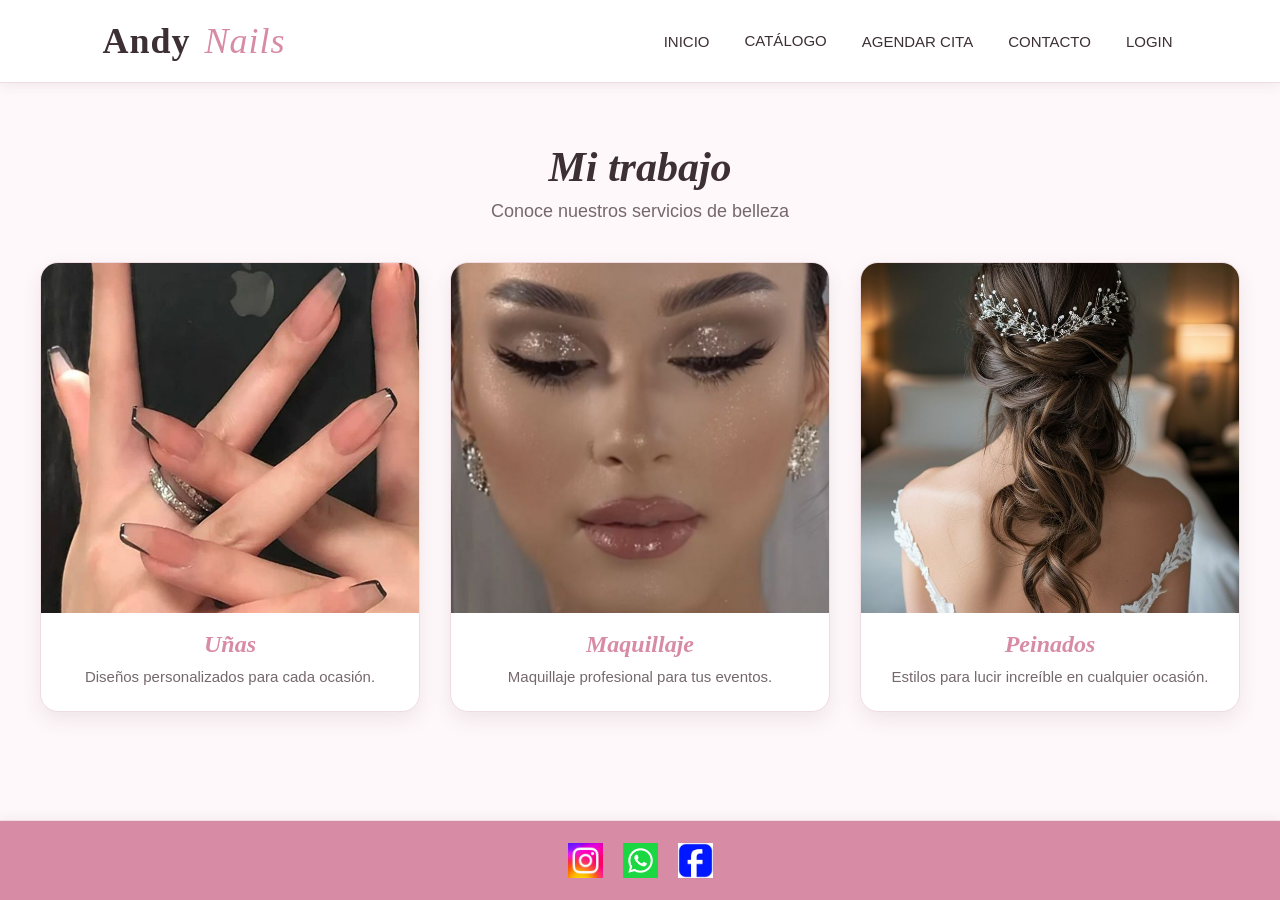
<file: frontend/index.html>
<!DOCTYPE html>
<html lang="es">

<head>
    <meta charset="UTF-8">
    <meta name="viewport" content="width=device-width, initial-scale=1.0">

    <title>Andy Nails</title>

    <link rel="stylesheet" href="css/inicio.css">
</head>

<body>

    <!--  MENÚ -->

    <header class="navbar">

        <a href="index.html" class="logo">
            Andy <span>Nails</span>
        </a>

        <nav>

            <a href="index.html">
                INICIO
            </a>

            <!-- CATÁLOGO -->
            <div class="dropdown">

                <a href="catalogo.html" class="dropbtn">
                    CATÁLOGO
                </a>

                <div class="dropdown-content">

                    <a href="unas.html">
                        Uñas
                    </a>

                    <a href="maquillaje.html">
                        Maquillaje
                    </a>

                    <a href="peinado.html">
                        Peinados
                    </a>

                    <a href="catalogo.html">
                        Otros
                    </a>

                </div>

            </div>

            <a href="agendar-cita.html">
                AGENDAR CITA
            </a>

            <a href="contacto.html">
                CONTACTO
            </a>

            <a href="login.html">
                LOGIN
            </a>

        </nav>

    </header>


    <!--   CONTENID  -->

    <main>

        <section class="trabajo">

            <h1>Mi trabajo</h1>

            <p class="subtitulo">
                Conoce nuestros servicios de belleza
            </p>


            <!--   SERVICIOS   -->

            <div class="galeria">

                <!-- UÑAS -->

                <div class="foto">

                    <img id="imagenUnas" src="img/unas/Ballerina/B1.jpeg" alt="Trabajo de uñas">

                    <h2>
                        Uñas
                    </h2>

                    <p>
                        Diseños personalizados para cada ocasión.
                    </p>

                </div>


                <!-- MAQUILLAJE -->

                <div class="foto">

                    <img id="imagenMaquillaje" src="img/Maquillaje/Boda/B1.jpg" alt="Trabajo de maquillaje">

                    <h2>
                        Maquillaje
                    </h2>

                    <p>
                        Maquillaje profesional para tus eventos.
                    </p>

                </div>


                <!-- PEINADOS -->

                <div class="foto">

                    <img id="imagenPeinados" src="img/Peinados/Boda/B1.jpeg" alt="Trabajo de peinados">

                    <h2>
                        Peinados
                    </h2>

                    <p>
                        Estilos para lucir increíble en cualquier ocasión.
                    </p>

                </div>

            </div>

        </section>

    </main>


    <!--  FOOTER  -->


    <footer>

        <div class="redes">

            <!-- INSTAGRAM -->
            <a href="https://www.instagram.com/andynails378?igsh=eW5haTJ4OWY3Mm14" target="_blank"
                rel="noopener noreferrer">
                <img src="img/icon_inst.jpeg" alt="Instagram">
            </a>

            <!-- WHATSAPP -->
            <a href="https://wa.me/8442756590" ; target="_blank" rel="noopener noreferrer">
                <img src="img/icon_Whatsapp.jpeg" alt="WhatsApp">
            </a>

            <!-- FACEBOOK -->
            <a href="https://www.facebook.com/share/17LcvkhEJT/" target="_blank" rel="noopener noreferrer">
                <img src="img/icon_Facebook.jpeg" alt="Facebook">
            </a>

        </div>

    </footer>


    <!-- JAVASCRIPT -->

    <script src="js/inicio.js"></script>

    <!-- ALERTA ANDY NAILS -->
    <div id="modalAlerta" class="modal-alerta">
        <div class="contenido-alerta">

            <div id="iconoAlerta" class="icono-alerta">
                ✓
            </div>

            <h2 id="tituloAlerta">Aviso</h2>

            <p id="textoAlerta"></p>

            <button id="btnAceptarAlerta" class="btn-aceptar-alerta">
                Aceptar
            </button>

        </div>
    </div>
</body>

</html>
</file>
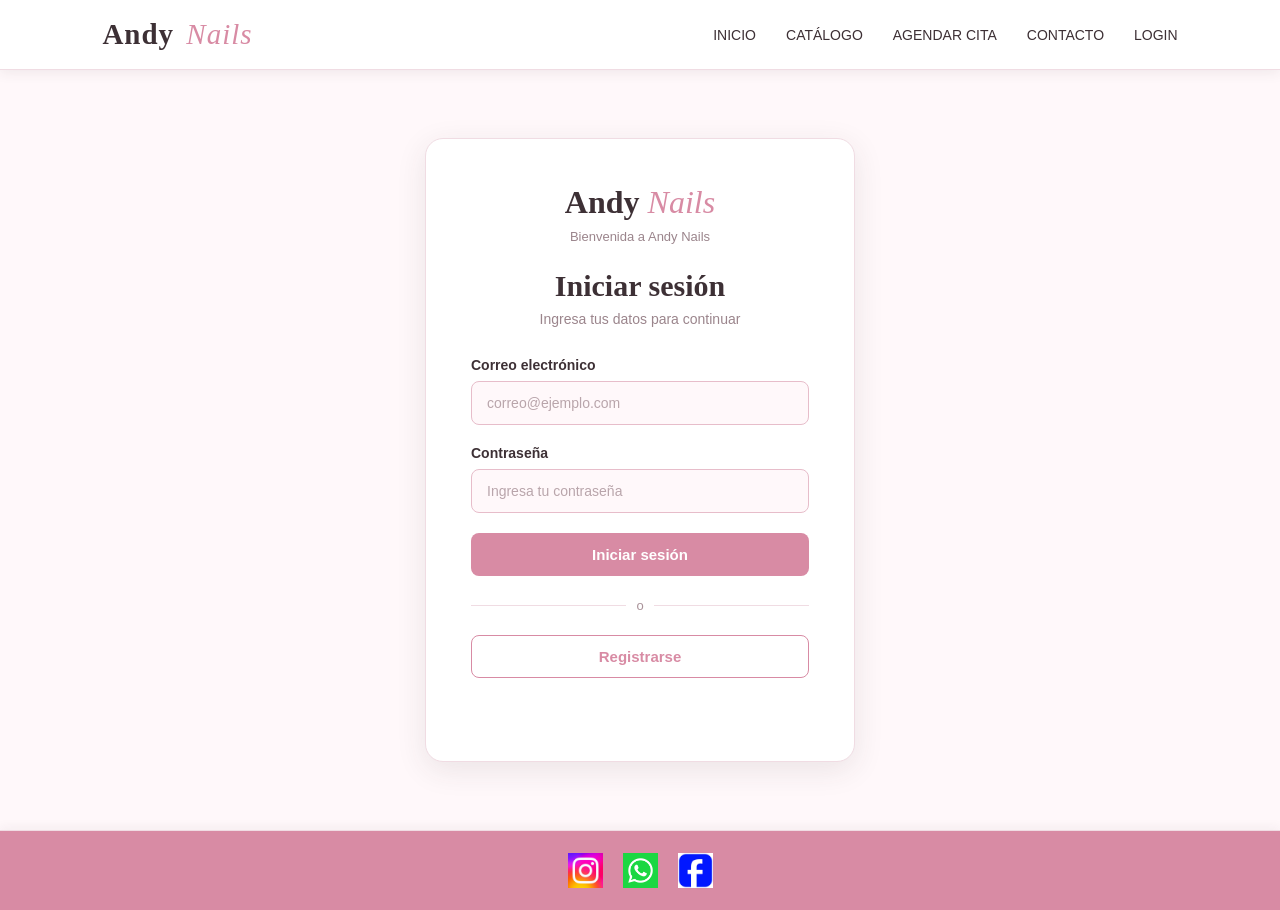
<file: frontend/admin.html>
<!DOCTYPE html>
<html lang="es">

<head>
    <meta charset="UTF-8">
    <meta name="viewport" content="width=device-width, initial-scale=1.0">

    <title>Administración - Andy Nails</title>

    <link rel="stylesheet" href="css/admin.css">
</head>

<body>

    <!-- SIDEBAR -->

    <aside class="sidebar">

        <div class="logo">
            <h1>
                <span>Andy</span><strong>Nails</strong>
            </h1>
        </div>

        <div class="tipo-usuario">
            ADMINISTRADORA
        </div>

        <nav class="menu">

            <button class="menu-item activo" data-seccion="inicio">
                Inicio
            </button>

            <button class="menu-item" data-seccion="citas">
                Citas
            </button>

            <button class="menu-item" data-seccion="clientes">
                Clientes
            </button>

            <button class="menu-item" data-seccion="usuarios">
                Usuarios
            </button>

            <button class="menu-item" data-seccion="servicios">
                Servicios
            </button>

            <button class="menu-item" data-seccion="pagos">
                Pagos
            </button>

            <button class="menu-item" data-seccion="horarios">
                Horarios
            </button>

            <button class="menu-item" data-seccion="reportes">
                Reportes
            </button>



            <button class="menu-item" data-seccion="bitacora">
                Bitácora administrativa
            </button>



        </nav>

        <button id="btnSalir" class="btn-salir">
            Cerrar sesión
        </button>

    </aside>


    <!-- CONTENIDO PRINCIPAL -->

    <main class="contenido">

        <header class="topbar">

            <div></div>

            <div class="admin-info">
                <span>Administradora</span>
                <div class="avatar">
                    A
                </div>
            </div>

        </header>


        <!-- INICIO -->

        <section id="inicio" class="seccion activa">

            <div class="bienvenida">

                <div>
                    <h2>Resumen general</h2>
                    <p>Información general de Andy Nails</p>
                </div>

            </div>


            <div class="tarjetas-resumen">

                <div class="tarjeta-resumen">

                    <div class="icono">
                        C
                    </div>

                    <div>
                        <span>Citas de hoy</span>
                        <strong id="totalCitasHoy">0</strong>
                    </div>

                </div>


                <div class="tarjeta-resumen">

                    <div class="icono">
                        U
                    </div>

                    <div>
                        <span>Clientes</span>
                        <strong id="totalClientes">0</strong>
                    </div>

                </div>


                <div class="tarjeta-resumen">

                    <div class="icono">
                        S
                    </div>

                    <div>
                        <span>Servicios</span>
                        <strong id="totalServicios">0</strong>
                    </div>

                </div>


                <div class="tarjeta-resumen">

                    <div class="icono">
                        P
                    </div>

                    <div>
                        <span>Pagos pendientes</span>
                        <strong id="totalPagosPendientes">0</strong>
                    </div>

                </div>

            </div>


            <div class="panel">

                <h3>Próximas citas</h3>

                <div class="tabla-contenedor">

                    <table>

                        <thead>

                            <tr>
                                <th>Cliente</th>
                                <th>Fecha</th>
                                <th>Hora</th>
                                <th>Servicio</th>
                                <th>Estado</th>
                            </tr>

                        </thead>

                        <tbody id="tablaProximasCitas">
                        </tbody>

                    </table>

                </div>

            </div>

        </section>


        <!-- CITAS -->

        <section id="citas" class="seccion">

            <div class="titulo-pagina">

                <h2>Citas</h2>

                <p>
                    Administración de las citas registradas
                </p>

            </div>


            <div class="panel">

                <div class="tabla-contenedor">

                    <table>

                        <thead>

                            <tr>
                                <th>Cliente</th>
                                <th>Fecha</th>
                                <th>Hora</th>
                                <th>Servicio</th>
                                <th>Estado</th>
                                <th>Acciones</th>
                            </tr>

                        </thead>

                        <tbody id="tablaCitas">
                        </tbody>

                    </table>

                </div>

            </div>

        </section>


        <!-- CLIENTES -->

        <section id="clientes" class="seccion">

            <div class="titulo-pagina">

                <h2>Clientes</h2>

                <p>
                    Clientes registrados en Andy Nails
                </p>

            </div>


            <div class="panel">

                <div class="tabla-contenedor">

                    <table>

                        <thead>

                            <tr>
                                <th>Nombre</th>
                                <th>Correo</th>
                                <th>Teléfono</th>
                                <th>Citas</th>
                            </tr>

                        </thead>

                        <tbody id="tablaClientes">
                        </tbody>

                    </table>

                </div>

            </div>

        </section>


        <!-- USUARIOS -->

        <section id="usuarios" class="seccion">

            <div class="titulo-pagina">

                <div>
                    <h2>Usuarios</h2>

                    <p>
                        Administración de usuarios y roles
                    </p>
                </div>

                <button id="btnNuevoUsuario" class="btn-principal">
                    + Nuevo usuario
                </button>

            </div>


            <!-- FORMULARIO NUEVO USUARIO -->

            <div id="formularioUsuario" class="panel formulario-usuario oculto">

                <h3>Registrar nuevo usuario</h3>

                <form id="formNuevoUsuario">

                    <div class="form-grid">

                        <div class="campo">

                            <label for="nombreUsuario">
                                Nombre
                            </label>

                            <input type="text" id="nombreUsuario" maxlength="10" required>

                        </div>


                        <div class="campo">

                            <label for="paternoUsuario">
                                Apellido paterno
                            </label>

                            <input type="text" id="paternoUsuario" maxlength="10">

                        </div>


                        <div class="campo">

                            <label for="maternoUsuario">
                                Apellido materno
                            </label>

                            <input type="text" id="maternoUsuario" maxlength="10">

                        </div>


                        <div class="campo">

                            <label for="telefonoUsuario">
                                Teléfono
                            </label>

                            <input type="text" id="telefonoUsuario" maxlength="10">

                        </div>


                        <div class="campo">

                            <label for="correoUsuario">
                                Correo
                            </label>

                            <input type="email" id="correoUsuario" maxlength="50" required>

                        </div>


                        <div class="campo">

                            <label for="contrasenaUsuario">
                                Contraseña inicial
                            </label>

                            <input type="password" id="contrasenaUsuario" required>

                        </div>


                        <div class="campo">

                            <label for="rolUsuario">
                                Rol
                            </label>

                            <select id="rolUsuario" required>

                                <option value="">
                                    Seleccionar rol
                                </option>

                            </select>

                        </div>

                    </div>


                    <div class="acciones-formulario">

                        <button type="button" id="btnCancelarUsuario" class="btn-form-cancelar">
                            Cancelar
                        </button>

                        <button type="submit" class="btn-form-guardar">
                            Guardar usuario
                        </button>

                    </div>

                </form>

            </div>


            <!-- TABLA DE USUARIOS -->

            <div class="panel">

                <h3>Usuarios registrados</h3>

                <div class="tabla-contenedor">

                    <table>

                        <thead>

                            <tr>
                                <th>ID</th>
                                <th>Nombre</th>
                                <th>Correo</th>
                                <th>Teléfono</th>
                                <th>Rol</th>
                                <th>Estado</th>
                                <th>Fecha de registro</th>
                                <th>Acciones</th>
                            </tr>

                        </thead>

                        <tbody id="tablaUsuarios">
                        </tbody>

                    </table>

                </div>

            </div>

        </section>


        <!-- SERVICIOS -->

        <section id="servicios" class="seccion">

            <div class="titulo-pagina">

                <h2>Servicios</h2>

                <p>
                    Administración de servicios
                </p>

            </div>


            <div class="servicios-grid">

                <div class="servicio-card">

                    <h3>Uñas</h3>

                    <button class="btn-principal">
                        Administrar
                    </button>

                </div>


                <div class="servicio-card">

                    <h3>Maquillaje</h3>

                    <button class="btn-principal">
                        Administrar
                    </button>

                </div>


                <div class="servicio-card">

                    <h3>Peinados</h3>

                    <button class="btn-principal">
                        Administrar
                    </button>

                </div>

            </div>

        </section>


        <!-- PAGOS -->

        <section id="pagos" class="seccion">

            <div class="titulo-pagina">

                <h2>Pagos</h2>

                <p>
                    Administración de pagos
                </p>

            </div>


            <div class="panel">

                <div class="tabla-contenedor">

                    <table>

                        <thead>

                            <tr>
                                <th>Cliente</th>
                                <th>Servicio</th>
                                <th>Total</th>
                                <th>Anticipo</th>
                                <th>Restante</th>
                                <th>Estado</th>
                            </tr>

                        </thead>

                        <tbody id="tablaPagos">
                        </tbody>

                    </table>

                </div>

            </div>

        </section>


        <!-- HORARIOS -->

        <section id="horarios" class="seccion">

            <div class="titulo-pagina">

                <h2>Horarios</h2>

                <p>
                    Administración de horarios y bloqueos
                </p>

            </div>


            <div class="panel">

                <h3>Bloqueos de horario</h3>

                <p>
                    Desde esta sección podrás bloquear horarios
                    en los que no se podrán realizar citas.
                </p>

                <br>

                <button class="btn-principal">
                    + Bloquear horario
                </button>

            </div>

        </section>


        <!-- REPORTES -->

        <section id="reportes" class="seccion">

            <div class="titulo-pagina">

                <h2>Reportes</h2>

                <p>
                    Información general del sistema
                </p>

            </div>


            <div class="servicios-grid">

                <div class="servicio-card">

                    <h3>Citas</h3>

                    <p>
                        Reporte de citas registradas.
                    </p>

                </div>


                <div class="servicio-card">

                    <h3>Clientes</h3>

                    <p>
                        Reporte de clientes registrados.
                    </p>

                </div>


                <div class="servicio-card">

                    <h3>Servicios</h3>

                    <p>
                        Reporte de servicios utilizados.
                    </p>

                </div>

            </div>

        </section>





        <!-- BITÁCORA ADMINISTRATIVA -->
        <section id="bitacora" class="seccion">

            <div class="titulo-pagina">
                <div>
                    <h2>Bitácora administrativa</h2>
                    <p>Registro de las acciones realizadas en el sistema</p>
                </div>
            </div>

            <div class="panel">
                <h3>Historial de actividades</h3>

                <div class="tabla-contenedor">
                    <table>
                        <thead>
                            <tr>
                                <th>Fecha y hora</th>
                                <th>Administrador</th>
                                <th>Acción</th>
                                <th>Descripción</th>
                            </tr>
                        </thead>

                        <tbody id="tablaBitacora">
                            <tr>
                                <td colspan="4" class="sin-datos">
                                    No hay registros para mostrar.
                                </td>
                            </tr>
                        </tbody>
                    </table>
                </div>
            </div>

        </section>



    </main>


    <script src="js/admin.js"></script>

    <!-- ALERTA ANDY NAILS -->
    <div id="modalAlerta" class="modal-alerta">
        <div class="contenido-alerta">

            <div id="iconoAlerta" class="icono-alerta">
                ✓
            </div>

            <h2 id="tituloAlerta">Aviso</h2>

            <p id="textoAlerta"></p>

            <button id="btnAceptarAlerta" class="btn-aceptar-alerta">
                Aceptar
            </button>

        </div>
    </div>

    <!-- CONFIRMAR CERRAR SESIÓN -->
    <div id="modalConfirmarSalida" class="modal-alerta">

        <div class="contenido-alerta">

            <div class="icono-alerta">
                ?
            </div>

            <h2>Cerrar sesión</h2>

            <p>
                ¿Seguro que quieres cerrar sesión?
            </p>

            <div class="botones-confirmacion">

                <button id="btnCancelarSalida" class="btn-cancelar-alerta">
                    Cancelar
                </button>

                <button id="btnConfirmarSalida" class="btn-aceptar-alerta">
                    Cerrar sesión
                </button>

            </div>

        </div>

    </div>
</body>

</html>
</file>
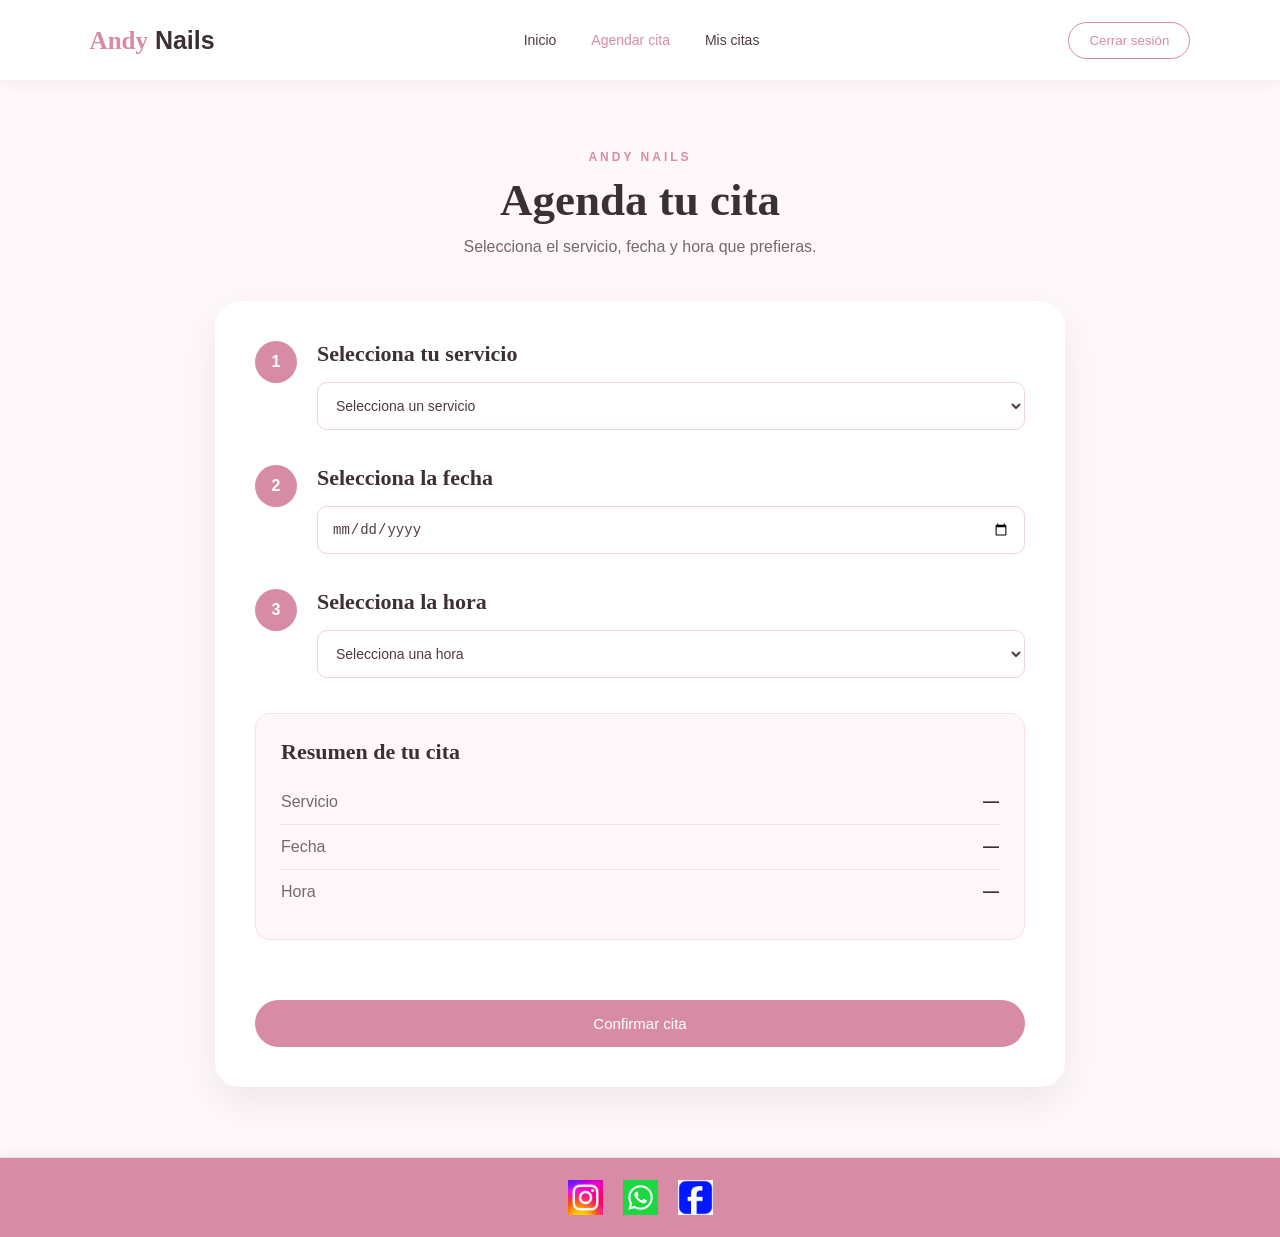
<file: frontend/agendar-cita.html>
<!DOCTYPE html>

<html lang="es">

<head>
    <meta charset="UTF-8">
    <meta name="viewport" content="width=device-width, initial-scale=1.0">

    <title>Andy Nails | Agendar cita</title>

    <link rel="stylesheet" href="css/agendar-cita.css">


</head>

<body>

    <!-- ENCABEZADO -->
    <header class="header">

        <div class="logo">
            <span>Andy</span> Nails
        </div>

        <nav class="navbar">
            <a href="index.html">Inicio</a>
            <a href="agendar-cita.html" class="activo">Agendar cita</a>
            <a href="mis-citas.html">Mis citas</a>
        </nav>

        <button class="btn-salir" onclick="cerrarSesion()">
            Cerrar sesión
        </button>

    </header>


    <!-- CONTENIDO PRINCIPAL -->
    <main class="contenedor">

        <section class="encabezado">

            <p class="subtitulo">
                ANDY NAILS
            </p>

            <h1>
                Agenda tu cita
            </h1>

            <p>
                Selecciona el servicio, fecha y hora
                que prefieras.
            </p>

        </section>


        <!-- CONTENEDOR DE AGENDADO -->
        <section class="agendar-card">


            <!-- PASO 1 -->
            <div class="paso">

                <div class="numero">
                    1
                </div>

                <div class="contenido-paso">

                    <h2>
                        Selecciona tu servicio
                    </h2>

                    <select id="servicio">

                        <option value="">
                            Selecciona un servicio
                        </option>

                    </select>

                </div>

            </div>


            <!-- PASO 2 -->
            <div class="paso">

                <div class="numero">
                    2
                </div>

                <div class="contenido-paso">

                    <h2>
                        Selecciona la fecha
                    </h2>

                    <input type="date" id="fecha">

                </div>

            </div>


            <!-- PASO 3 -->
            <div class="paso">

                <div class="numero">
                    3
                </div>

                <div class="contenido-paso">

                    <h2>
                        Selecciona la hora
                    </h2>

                    <select id="hora">

                        <option value="">
                            Selecciona una hora
                        </option>

                        <option value="09:00">
                            09:00 AM
                        </option>

                        <option value="10:00">
                            10:00 AM
                        </option>

                        <option value="11:00">
                            11:00 AM
                        </option>

                        <option value="12:00">
                            12:00 PM
                        </option>

                        <option value="13:00">
                            01:00 PM
                        </option>

                        <option value="14:00">
                            02:00 PM
                        </option>

                        <option value="15:00">
                            03:00 PM
                        </option>

                        <option value="16:00">
                            04:00 PM
                        </option>

                        <option value="17:00">
                            05:00 PM
                        </option>

                        <option value="18:00">
                            06:00 PM
                        </option>

                    </select>

                </div>

            </div>


            <!-- RESUMEN -->
            <div class="resumen">

                <h2>
                    Resumen de tu cita
                </h2>

                <div class="dato">

                    <span>
                        Servicio
                    </span>

                    <strong id="resumenServicio">
                        —
                    </strong>

                </div>


                <div class="dato">

                    <span>
                        Fecha
                    </span>

                    <strong id="resumenFecha">
                        —
                    </strong>

                </div>


                <div class="dato">

                    <span>
                        Hora
                    </span>

                    <strong id="resumenHora">
                        —
                    </strong>

                </div>

            </div>


            <!-- MENSAJE -->
            <p id="mensajeCita" class="mensaje"></p>


            <!-- BOTÓN -->
            <button id="btnConfirmar" class="btn-confirmar" onclick="confirmarCita()">

                Confirmar cita

            </button>

        </section>

    </main>

    <footer>

        <div class="redes">

            <!-- INSTAGRAM -->
            <a href="https://www.instagram.com/andynails378?igsh=eW5haTJ4OWY3Mm14" target="_blank"
                rel="noopener noreferrer">
                <img src="img/icon_inst.jpeg" alt="Instagram">
            </a>

            <!-- WHATSAPP -->
            <a href="https://wa.me/8442756590" ; target="_blank" rel="noopener noreferrer">
                <img src="img/icon_Whatsapp.jpeg" alt="WhatsApp">
            </a>

            <!-- FACEBOOK -->
            <a href="https://www.facebook.com/share/17LcvkhEJT/" target="_blank" rel="noopener noreferrer">
                <img src="img/icon_Facebook.jpeg" alt="Facebook">
            </a>

        </div>

    </footer>
    <script src="js/agendar-cita.js"></script>

    <!-- ALERTA ANDY NAILS -->
    <div id="modalAlerta" class="modal-alerta">
        <div class="contenido-alerta">

            <div id="iconoAlerta" class="icono-alerta">
                ✓
            </div>

            <h2 id="tituloAlerta">Aviso</h2>

            <p id="textoAlerta"></p>

            <button id="btnAceptarAlerta" class="btn-aceptar-alerta">
                Aceptar
            </button>

        </div>
    </div>
</body>

</html>
</file>
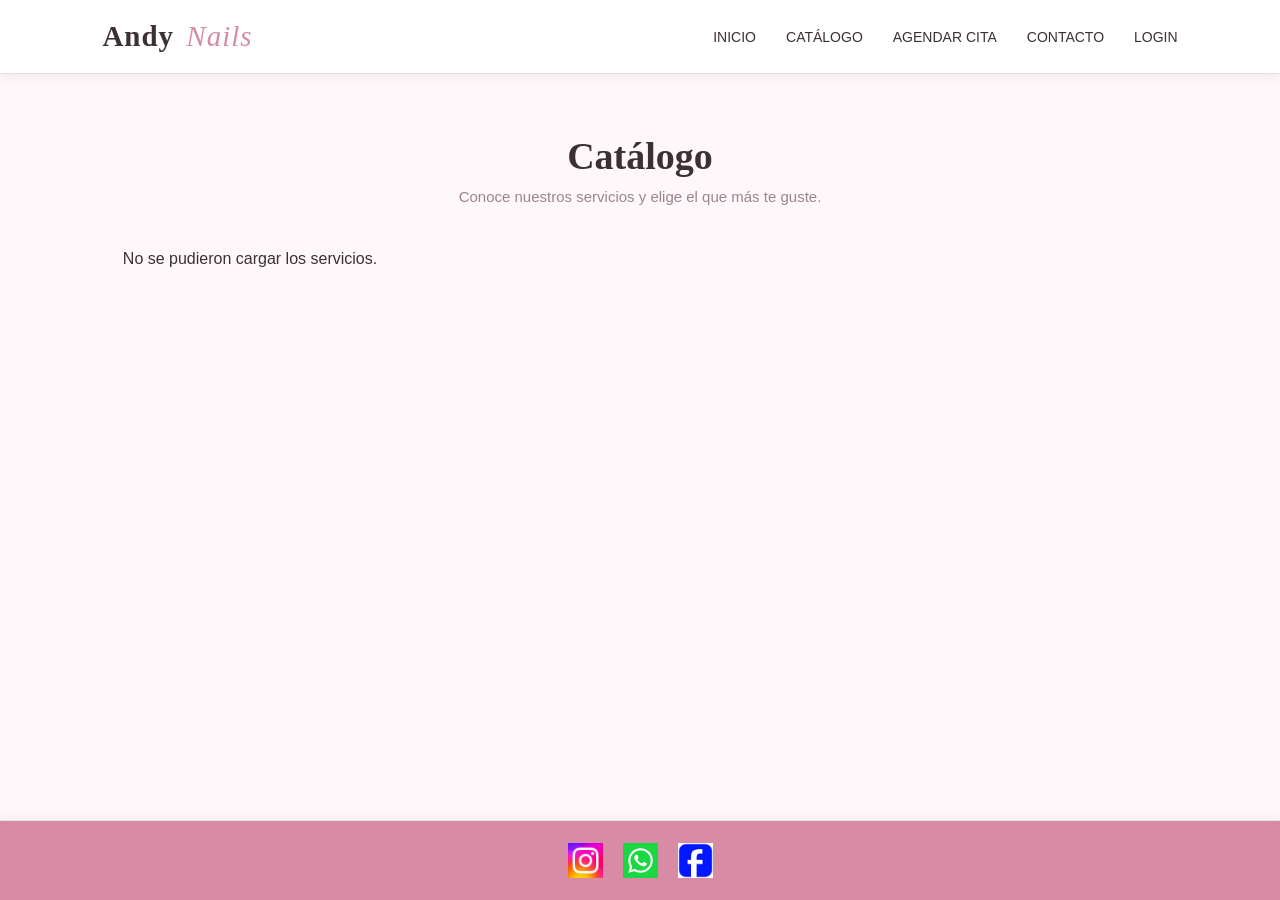
<file: frontend/catalogo.html>
<!DOCTYPE html>

<html lang="es">

<head>


    <meta charset="UTF-8">

    <meta name="viewport" content="width=device-width, initial-scale=1.0">

    <title>Catálogo - Andy Nails</title>

    <link rel="stylesheet" href="css/catalogo.css">


</head>

<body>


    <!--  NAVBAR -->

    <header class="navbar">

        <div class="logo-menu">

            <a href="index.html" class="logo">
                Andy <span>Nails</span>
            </a>

        </div>

        <nav>

            <a href="index.html">INICIO</a>

            <div class="dropdown">

                <a href="catalogo.html">CATÁLOGO</a>

                <div class="dropdown-content">

                    <a href="catalogo.html#unas">Uñas</a>
                    <a href="catalogo.html#peinados">Peinados</a>
                    <a href="catalogo.html#maquillaje">Maquillaje</a>
                    <a href="catalogo.html#otros">Otros</a>

                </div>

            </div>

            <a href="agendar-cita.html">
                AGENDAR CITA
            </a>

            <a href="contacto.html">CONTACTO</a>

            <a href="login.html">
                LOGIN
            </a>

        </nav>

    </header>


    <!--   CATÁLOGO  -->

    <main class="catalogo">

        <h1>Catálogo</h1>

        <p class="subtitulo">
            Conoce nuestros servicios y elige el que más te guste.
        </p>

        <!--
        JavaScript cargará aquí
        los servicios desde Spring Boot -->

        <div id="servicios-container" class="servicios-container">

            <p class="cargando">
                Cargando servicios...
            </p>

        </div>

    </main>


    <footer>

        <div class="redes">

            <!-- INSTAGRAM -->
            <a href="https://www.instagram.com/andynails378?igsh=eW5haTJ4OWY3Mm14" target="_blank"
                rel="noopener noreferrer">
                <img src="img/icon_inst.jpeg" alt="Instagram">
            </a>

            <!-- WHATSAPP -->
            <a href="https://wa.me/8442756590" ; target="_blank" rel="noopener noreferrer">
                <img src="img/icon_Whatsapp.jpeg" alt="WhatsApp">
            </a>

            <!-- FACEBOOK -->
            <a href="https://www.facebook.com/share/17LcvkhEJT/" target="_blank" rel="noopener noreferrer">
                <img src="img/icon_Facebook.jpeg" alt="Facebook">
            </a>

        </div>

    </footer>


    <script src="js/catalogo.js"></script>

    <!-- ALERTA ANDY NAILS -->
    <div id="modalAlerta" class="modal-alerta">
        <div class="contenido-alerta">

            <div id="iconoAlerta" class="icono-alerta">
                ✓
            </div>

            <h2 id="tituloAlerta">Aviso</h2>

            <p id="textoAlerta"></p>

            <button id="btnAceptarAlerta" class="btn-aceptar-alerta">
                Aceptar
            </button>

        </div>
    </div>
</body>

</html>
</file>
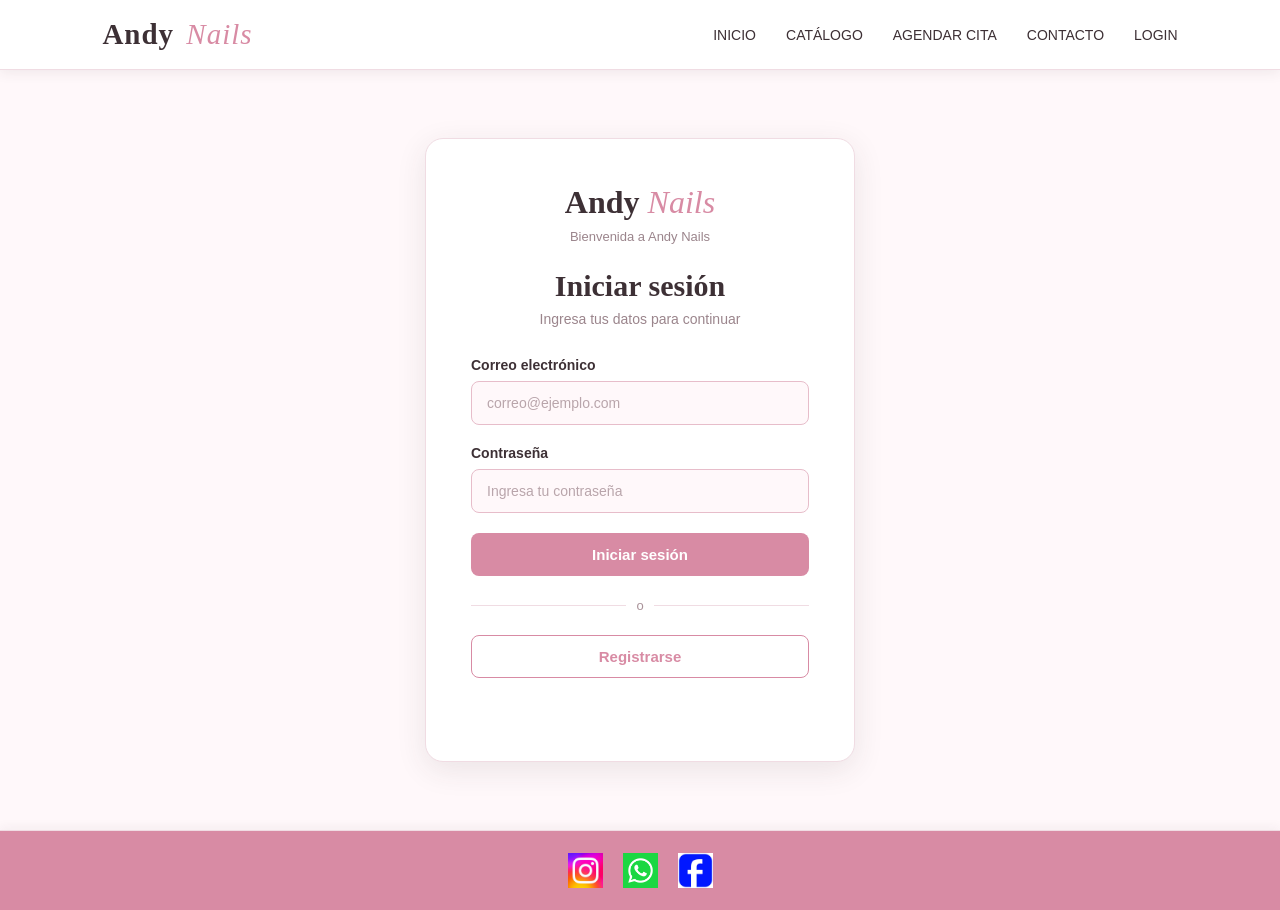
<file: frontend/cliente.html>
<!DOCTYPE html>
<html lang="es">

<head>
    <meta charset="UTF-8">
    <meta name="viewport" content="width=device-width, initial-scale=1.0">

    <title>Mi cuenta - Andy Nails</title>

    <link rel="stylesheet" href="css/cliente.css">
</head>

<body>

    <!-- SIDEBAR -->

    <aside class="sidebar">

        <div class="logo">
            Andy <span>Nails</span>
        </div>

        <p class="tipo-usuario">CLIENTE</p>

        <nav class="menu">

            <button class="menu-item activo" data-seccion="inicio">
                Inicio
            </button>

            <button class="menu-item" data-seccion="misCitas">
                Mis citas
            </button>

            <button class="menu-item" data-seccion="servicios">
                Servicios
            </button>

            <button class="menu-item" data-seccion="pagos">
                Mis pagos
            </button>

            <button class="menu-item" data-seccion="perfil">
                Mi perfil
            </button>

        </nav>

        <button class="btn-salir" id="btnSalir">
            Cerrar sesión
        </button>

    </aside>


    <!--   CONTENIDO   -->

    <main class="contenido">

        <!--   HEADER   -->

        <header class="topbar">

            <div>
                <h1 id="tituloSeccion">Inicio</h1>
                <p>Mi cuenta de Andy Nails</p>
            </div>

            <div class="cliente-info">

                <div class="avatar" id="avatarCliente">
                    C
                </div>

                <div>
                    <strong id="nombreCliente">
                        Cliente
                    </strong>

                    <span>
                        Andy Nails
                    </span>
                </div>

            </div>

        </header>


        <!--   INICIO   -->

        <section id="inicio" class="seccion activa">

            <div class="bienvenida">

                <h2 id="mensajeBienvenida">
                    Bienvenida a Andy Nails
                </h2>

                <p>
                    Desde aquí puedes consultar tus citas,
                    servicios, pagos y datos personales.
                </p>

            </div>


            <div class="tarjetas-resumen">

                <div class="tarjeta-resumen">

                    <div class="icono">
                        C
                    </div>

                    <div>
                        <span>Mis citas</span>
                        <strong id="totalCitas">0</strong>
                    </div>

                </div>


                <div class="tarjeta-resumen">

                    <div class="icono">
                        S
                    </div>

                    <div>
                        <span>Servicios</span>
                        <strong id="totalServicios">0</strong>
                    </div>

                </div>


                <div class="tarjeta-resumen">

                    <div class="icono">
                        P
                    </div>

                    <div>
                        <span>Pagos pendientes</span>
                        <strong id="pagosPendientes">0</strong>
                    </div>

                </div>

            </div>


            <div class="panel">

                <h2>Próxima cita</h2>

                <div class="tabla-contenedor">

                    <table>

                        <thead>

                            <tr>
                                <th>Fecha</th>
                                <th>Hora</th>
                                <th>Servicio</th>
                                <th>Estado</th>
                            </tr>

                        </thead>

                        <tbody id="tablaProximaCita">

                            <tr>
                                <td colspan="4" class="sin-datos">
                                    No tienes citas próximas.
                                </td>
                            </tr>

                        </tbody>

                    </table>

                </div>

            </div>

        </section>


        <!--   MIS CITAS  -->

        <section id="misCitas" class="seccion">

            <div class="titulo-pagina">

                <h2>Mis citas</h2>

                <button class="btn-principal" onclick="window.location.href='agendar-cita.html'">
                    + Agendar cita
                </button>

            </div>


            <div class="panel">

                <div class="tabla-contenedor">

                    <table>

                        <thead>

                            <tr>
                                <th>Fecha</th>
                                <th>Hora</th>
                                <th>Servicio</th>
                                <th>Precio</th>
                                <th>Estado</th>
                            </tr>

                        </thead>

                        <tbody id="tablaCitas">

                            <tr>
                                <td colspan="5" class="sin-datos">
                                    No tienes citas registradas.
                                </td>
                            </tr>

                        </tbody>

                    </table>

                </div>

            </div>

        </section>


        <!-- SERVICIOS   -->

        <section id="servicios" class="seccion">

            <div class="titulo-pagina">

                <h2>Servicios</h2>

            </div>


            <div class="servicios-grid">

                <div class="servicio-card">

                    <div class="servicio-icono">
                        U
                    </div>

                    <h3>Uñas</h3>

                    <p>
                        Consulta nuestros servicios de uñas.
                    </p>

                    <button onclick="window.location.href='catalogo.html#unas'">
                        Ver servicios
                    </button>

                </div>


                <div class="servicio-card">

                    <div class="servicio-icono">
                        M
                    </div>

                    <h3>Maquillaje</h3>

                    <p>
                        Consulta nuestros servicios de maquillaje.
                    </p>

                    <button onclick="window.location.href='catalogo.html#maquillaje'">
                        Ver servicios
                    </button>

                </div>


                <div class="servicio-card">

                    <div class="servicio-icono">
                        P
                    </div>

                    <h3>Peinados</h3>

                    <p>
                        Consulta nuestros servicios de peinados.
                    </p>

                    <button onclick="window.location.href='catalogo.html#peinados'">
                        Ver servicios
                    </button>

                </div>

            </div>

        </section>


        <!--   PAGOS  -->

        <section id="pagos" class="seccion">

            <div class="titulo-pagina">

                <h2>Mis pagos</h2>

            </div>


            <div class="panel">

                <div class="tabla-contenedor">

                    <table>

                        <thead>

                            <tr>
                                <th>Fecha</th>
                                <th>Servicio</th>
                                <th>Total</th>
                                <th>Anticipo</th>
                                <th>Restante</th>
                                <th>Estado</th>
                            </tr>

                        </thead>

                        <tbody id="tablaPagos">

                            <tr>
                                <td colspan="6" class="sin-datos">
                                    No tienes pagos registrados.
                                </td>
                            </tr>

                        </tbody>

                    </table>

                </div>

            </div>

        </section>


        <!--   PERFIL   -->
        <section id="perfil" class="seccion">

            <div class="panel perfil-panel">

                <p class="descripcion-perfil">
                    Consulta y actualiza tus datos personales
                </p>

                <form id="formularioPerfil">

                    <div class="formulario-perfil">

                        <div>
                            <label for="nombre">Nombre</label>
                            <input type="text" id="nombre" required>
                        </div>

                        <div>
                            <label for="apellidoPaterno">Apellido paterno</label>
                            <input type="text" id="apellidoPaterno">
                        </div>

                        <div>
                            <label for="apellidoMaterno">Apellido materno</label>
                            <input type="text" id="apellidoMaterno">
                        </div>

                        <div>
                            <label for="telefono">Teléfono</label>
                            <input type="text" id="telefono" maxlength="10">
                        </div>

                        <div>
                            <label for="correo">Correo</label>
                            <input type="email" id="correo" required>
                        </div>

                    </div>

                    <div style="margin-top: 20px;">
                        <button type="submit" class="btn-principal">
                            Guardar cambios
                        </button>
                    </div>

                </form>


            </div>

        </section>

    </main>


    <script src="js/cliente.js"></script>

    <!-- ALERTA ANDY NAILS -->
    <div id="modalAlerta" class="modal-alerta">
        <div class="contenido-alerta">

            <div id="iconoAlerta" class="icono-alerta">
                ✓
            </div>

            <h2 id="tituloAlerta">Aviso</h2>

            <p id="textoAlerta"></p>

            <button id="btnAceptarAlerta" class="btn-aceptar-alerta">
                Aceptar
            </button>

        </div>
    </div>

    <!-- MODAL MFA -->
    <div id="modalMfa" class="modal-alerta">
        <div class="contenido-alerta">

            <div class="icono-alerta">✓</div>

            <h2>Verificación de seguridad</h2>

            <p>
                Enviamos un código de 6 dígitos a tu correo.
                Escríbelo para confirmar los cambios de tu perfil.
            </p>

            <input type="text" id="codigoMfa" maxlength="6" inputmode="numeric" placeholder="Código de 6 dígitos"
                class="input-mfa">

            <div class="botones-confirmacion">
                <button type="button" id="btnCancelarMfa" class="btn-cancelar-alerta">
                    Cancelar
                </button>

                <button type="button" id="btnVerificarMfa" class="btn-aceptar-alerta">
                    Verificar
                </button>
            </div>

        </div>
    </div>
</body>

</html>
</file>
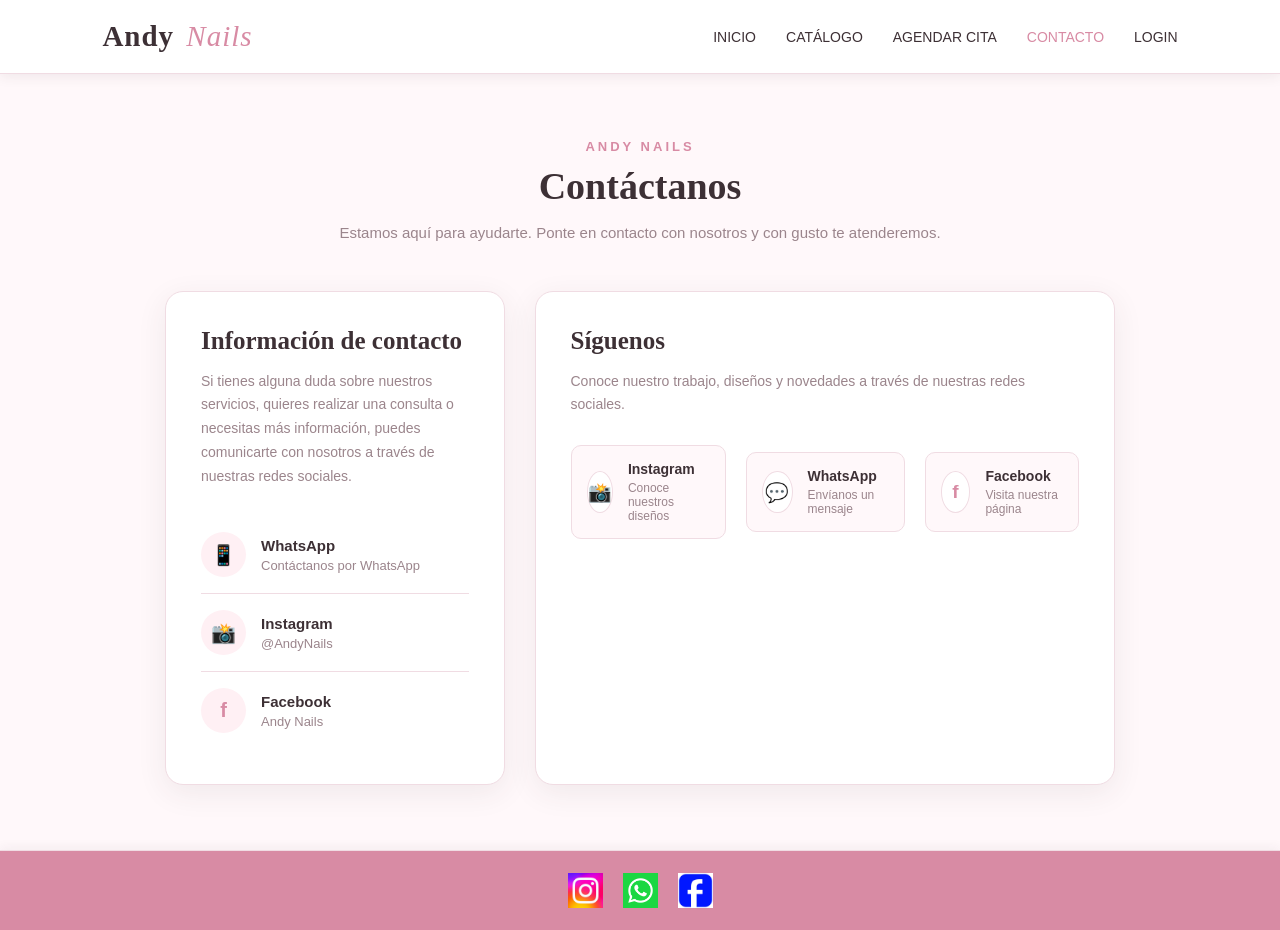
<file: frontend/contacto.html>
<!DOCTYPE html>
<html lang="es">

<head>
    <meta charset="UTF-8">
    <meta name="viewport" content="width=device-width, initial-scale=1.0">

    <title>Contacto - Andy Nails</title>

    <link rel="stylesheet" href="css/contacto.css">
</head>

<body>

    <!-- NAVBAR -->
    <header class="navbar">

        <a href="index.html" class="logo">
            Andy <span>Nails</span>
        </a>

        <nav>

            <a href="index.html">INICIO</a>

            <div class="dropdown">

                <a href="catalogo.html">CATÁLOGO</a>

                <div class="dropdown-content">

                    <a href="unas.html">Uñas</a>
                    <a href="peinado.html">Peinados</a>
                    <a href="maquillaje.html">Maquillaje</a>

                </div>

            </div>

            <a href="agendar-cita.html">AGENDAR CITA</a>

            <a href="contacto.html" class="activo">CONTACTO</a>

            <a href="login.html">LOGIN</a>

        </nav>

    </header>


    <!-- CONTENIDO -->
    <main class="contacto-container">

        <section class="contacto-header">

            <p class="pequeno-titulo">ANDY NAILS</p>

            <h1>Contáctanos</h1>

            <p>
                Estamos aquí para ayudarte.
                Ponte en contacto con nosotros y con gusto te atenderemos.
            </p>

        </section>


        <section class="contacto-contenido">

            <!-- INFORMACIÓN -->
            <div class="contacto-info">

                <h2>Información de contacto</h2>

                <p class="descripcion">
                    Si tienes alguna duda sobre nuestros servicios,
                    quieres realizar una consulta o necesitas más información,
                    puedes comunicarte con nosotros a través de nuestras redes sociales.
                </p>


                <div class="dato-contacto">

                    <div class="icono">
                        📱
                    </div>

                    <div>
                        <h3>WhatsApp</h3>
                        <p id="telefono">Contáctanos por WhatsApp</p>
                    </div>

                </div>


                <div class="dato-contacto">

                    <div class="icono">
                        📸
                    </div>

                    <div>
                        <h3>Instagram</h3>
                        <p id="instagram">@AndyNails</p>
                    </div>

                </div>


                <div class="dato-contacto">

                    <div class="icono">
                        f
                    </div>

                    <div>
                        <h3>Facebook</h3>
                        <p id="facebook">Andy Nails</p>
                    </div>

                </div>

            </div>


            <!-- REDES SOCIALES -->
            <div class="redes-box">

                <h2>Síguenos</h2>

                <p>
                    Conoce nuestro trabajo, diseños y novedades
                    a través de nuestras redes sociales.
                </p>


                <div class="redes">

                    <a href="#" id="instagramLink" class="red-social">

                        <div class="red-icon instagram">
                            📸
                        </div>

                        <div>
                            <strong>Instagram</strong>
                            <span>Conoce nuestros diseños</span>
                        </div>

                    </a>


                    <a href="#" id="whatsappLink" class="red-social">

                        <div class="red-icon whatsapp">
                            💬
                        </div>

                        <div>
                            <strong>WhatsApp</strong>
                            <span>Envíanos un mensaje</span>
                        </div>

                    </a>


                    <a href="#" id="facebookLink" class="red-social">

                        <div class="red-icon facebook">
                            f
                        </div>

                        <div>
                            <strong>Facebook</strong>
                            <span>Visita nuestra página</span>
                        </div>

                    </a>

                </div>

            </div>

        </section>

    </main>


    <footer>

        <div class="redes">

            <!-- INSTAGRAM -->
            <a href="https://www.instagram.com/andynails378?igsh=eW5haTJ4OWY3Mm14" target="_blank"
                rel="noopener noreferrer">
                <img src="img/icon_inst.jpeg" alt="Instagram">
            </a>

            <!-- WHATSAPP -->
            <a href="https://wa.me/8442756590" ; target="_blank" rel="noopener noreferrer">
                <img src="img/icon_Whatsapp.jpeg" alt="WhatsApp">
            </a>

            <!-- FACEBOOK -->
            <a href="https://www.facebook.com/share/17LcvkhEJT/" target="_blank" rel="noopener noreferrer">
                <img src="img/icon_Facebook.jpeg" alt="Facebook">
            </a>

        </div>

    </footer>


    <script src="js/contacto.js"></script>

    <!-- ALERTA ANDY NAILS -->
    <div id="modalAlerta" class="modal-alerta">
        <div class="contenido-alerta">

            <div id="iconoAlerta" class="icono-alerta">
                ✓
            </div>

            <h2 id="tituloAlerta">Aviso</h2>

            <p id="textoAlerta"></p>

            <button id="btnAceptarAlerta" class="btn-aceptar-alerta">
                Aceptar
            </button>

        </div>
    </div>
</body>

</html>
</file>
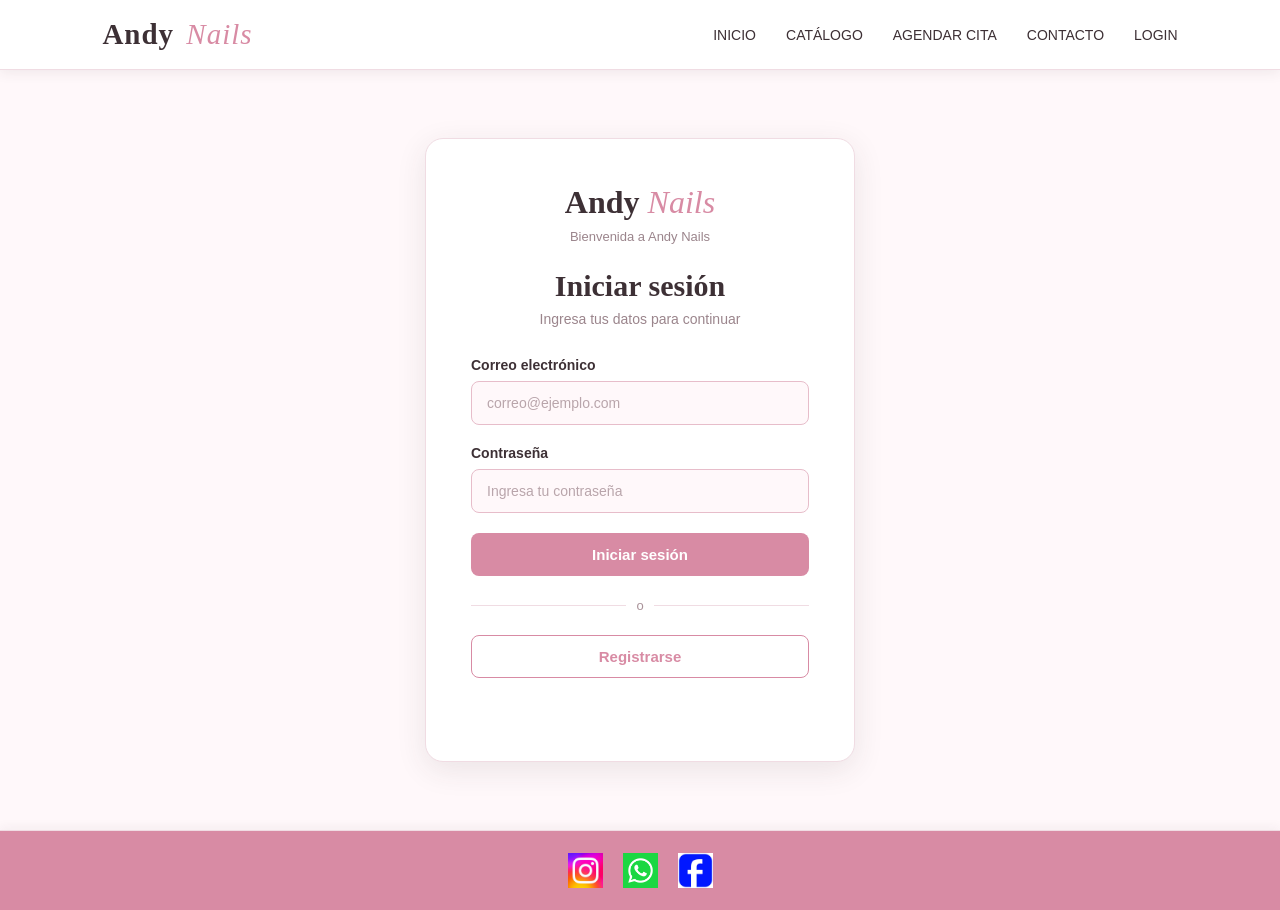
<file: frontend/login.html>
<!DOCTYPE html>
<html lang="es">

<head>
    <meta charset="UTF-8">
    <meta name="viewport" content="width=device-width, initial-scale=1.0">

    <title>Iniciar sesión - Andy Nails</title>

    <link rel="stylesheet" href="css/general.css">
    <link rel="stylesheet" href="css/login.css">
</head>

<body>

    <!--   MENÚ   -->

    <header class="navbar">

        <a href="index.html" class="logo">
            Andy <span>Nails</span>
        </a>

        <nav>

            <a href="index.html">INICIO</a>

            <div class="dropdown">

                <a href="catalogo.html">CATÁLOGO</a>

                <div class="dropdown-content">
                    <a href="catalogo.html#unas">Uñas</a>
                    <a href="catalogo.html#peinados">Peinados</a>
                    <a href="catalogo.html#maquillaje">Maquillaje</a>
                    <a href="catalogo.html#otros">Otros</a>
                </div>

            </div>

            <a href="agendar-cita.html">AGENDAR CITA</a>

            <a href="contacto.html">CONTACTO</a>
            <a href="login.html">LOGIN</a>

        </nav>

    </header>


    <!--  LOGIN   -->

    <main class="login-container">

        <section class="login-box">

            <div class="login-logo">

                <div class="logo-principal">
                    Andy <span>Nails</span>
                </div>

                <p>Bienvenida a Andy Nails</p>

            </div>


            <h1>Iniciar sesión</h1>

            <p class="subtitulo">
                Ingresa tus datos para continuar
            </p>


            <form id="loginForm">

                <label for="correo">
                    Correo electrónico
                </label>

                <input type="email" id="correo" name="correo" maxlength="35" placeholder="correo@ejemplo.com" required>


                <label for="contrasena">
                    Contraseña
                </label>

                <input type="password" id="contrasena" name="contrasena" maxlength="15"
                    placeholder="Ingresa tu contraseña" required>


                <button type="submit">
                    Iniciar sesión
                </button>


                <div class="separador">
                    <span>o</span>
                </div>


                <button type="button" class="btn-registro" onclick="window.location.href='registro.html'">
                    Registrarse
                </button>


                <p id="mensaje"></p>

            </form>

        </section>

    </main>


    <!--  PIE DE PÁGINA  -->

    <footer>

        <div class="redes">

            <!-- INSTAGRAM -->
            <a href="https://www.instagram.com/andynails378?igsh=eW5haTJ4OWY3Mm14" target="_blank"
                rel="noopener noreferrer">
                <img src="img/icon_inst.jpeg" alt="Instagram">
            </a>

            <!-- WHATSAPP -->
            <a href="https://wa.me/8442756590" ; target="_blank" rel="noopener noreferrer">
                <img src="img/icon_Whatsapp.jpeg" alt="WhatsApp">
            </a>

            <!-- FACEBOOK -->
            <a href="https://www.facebook.com/share/17LcvkhEJT/" target="_blank" rel="noopener noreferrer">
                <img src="img/icon_Facebook.jpeg" alt="Facebook">
            </a>

        </div>

    </footer>



    <script src="js/login.js"></script>



    <!-- AVISO DE CAMBIO DE ROL -->
    <div id="modalAvisoRol" class="modal-aviso">
        <div class="contenido-aviso">
            <div class="icono-aviso">✓</div>

            <h2>Rol actualizado</h2>

            <p id="textoAvisoRol"></p>

            <button id="btnAceptarAviso" class="btn-aceptar-aviso">
                Aceptar
            </button>
        </div>
    </div>


    <!-- ALERTA ANDY NAILS -->
    <div id="modalAlerta" class="modal-alerta">
        <div class="contenido-alerta">

            <div id="iconoAlerta" class="icono-alerta">
                ✓
            </div>

            <h2 id="tituloAlerta">Aviso</h2>

            <p id="textoAlerta"></p>

            <button id="btnAceptarAlerta" class="btn-aceptar-alerta">
                Aceptar
            </button>

        </div>
    </div>
</body>

</html>
</file>
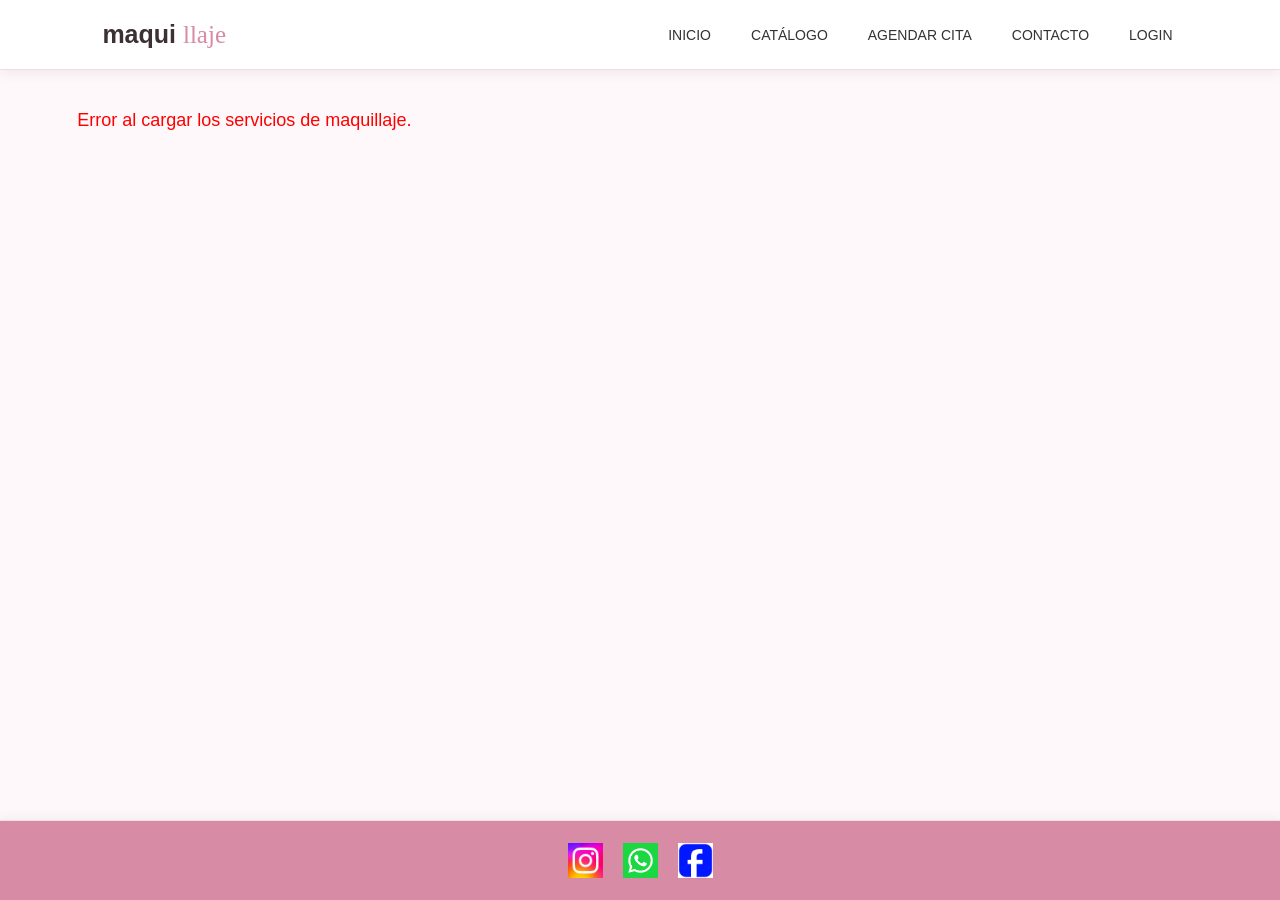
<file: frontend/maquillaje.html>
<!DOCTYPE html>
<html lang="es">

<head>
    <meta charset="UTF-8">
    <meta name="viewport" content="width=device-width, initial-scale=1.0">

    <title>Andy Nails - Maquillaje</title>

    <link rel="stylesheet" href="css/general.css">
    <link rel="stylesheet" href="css/maquillaje.css">
</head>

<body>


    <!--  MENÚ -->

    <header class="navbar">

        <a href="index.html" class="logo">
            maqui <span>llaje</span>
        </a>

        <nav>

            <a href="index.html">
                INICIO
            </a>

            <!-- CATÁLOGO -->
            <div class="dropdown">

                <a href="catalogo.html" class="dropbtn">
                    CATÁLOGO
                </a>

                <div class="dropdown-content">

                    <a href="unas.html">
                        Uñas
                    </a>

                    <a href="maquillaje.html">
                        Maquillaje
                    </a>

                    <a href="peinado.html">
                        Peinados
                    </a>

                    <a href="catalogo.html">
                        Otros
                    </a>

                </div>

            </div>

            <a href="agendar-cita.html">
                AGENDAR CITA
            </a>

            <a href="contacto.html">
                CONTACTO
            </a>

            <a href="login.html">
                LOGIN
            </a>

        </nav>

    </header>

    <main class="catalogo">

        <!-- BODA -->
        <section class="categoria">
            <h2>Boda</h2>

            <div class="tarjeta" id="tarjetaBoda">
                <img id="imgBoda" src="img/Maquillaje/Boda/B1.jpg" alt="Maquillaje de boda">


                <h3 id="nombreBoda">Boda</h3>

                <p id="descBoda"></p>

                <p class="precio" id="precioBoda"></p>

                <button id="btnBoda" class="btn-seleccionar">
                    Seleccionar
                </button>
            </div>
        </section>


        <!-- SOCIAL -->
        <section class="categoria">
            <h2>Social</h2>

            <div class="tarjeta" id="tarjetaSocial">
                <img id="imgSocial" src="img/Maquillaje/Social/S1.jpg" alt="Maquillaje social">
                <h3 id="nombreSocial">Social</h3>

                <p id="descSocial"></p>

                <p class="precio" id="precioSocial"></p>

                <button id="btnSocial" class="btn-seleccionar">
                    Seleccionar
                </button>
            </div>
        </section>


        <!-- XV -->
        <section class="categoria">
            <h2>XV años</h2>

            <div class="tarjeta" id="tarjetaXV">
                <img id="imgXV" src="img/Maquillaje/xv/x1.jpeg" alt="Maquillaje XV">
                <h3 id="nombreXV">XV</h3>

                <p id="descXV"></p>

                <p class="precio" id="precioXV"></p>

                <button id="btnXV" class="btn-seleccionar">
                    Seleccionar
                </button>
            </div>
        </section>

    </main>



    <footer>

        <div class="redes">

            <!-- INSTAGRAM -->
            <a href="https://www.instagram.com/andynails378?igsh=eW5haTJ4OWY3Mm14" target="_blank"
                rel="noopener noreferrer">
                <img src="img/icon_inst.jpeg" alt="Instagram">
            </a>

            <!-- WHATSAPP -->
            <a href="https://wa.me/8442756590" ; target="_blank" rel="noopener noreferrer">
                <img src="img/icon_Whatsapp.jpeg" alt="WhatsApp">
            </a>

            <!-- FACEBOOK -->
            <a href="https://www.facebook.com/share/17LcvkhEJT/" target="_blank" rel="noopener noreferrer">
                <img src="img/icon_Facebook.jpeg" alt="Facebook">
            </a>

        </div>

    </footer>

    <script src="js/maquillaje.js"></script>

    <!-- ALERTA ANDY NAILS -->
    <div id="modalAlerta" class="modal-alerta">
        <div class="contenido-alerta">

            <div id="iconoAlerta" class="icono-alerta">
                ✓
            </div>

            <h2 id="tituloAlerta">Aviso</h2>

            <p id="textoAlerta"></p>

            <button id="btnAceptarAlerta" class="btn-aceptar-alerta">
                Aceptar
            </button>

        </div>
    </div>
</body>

</html>
</file>
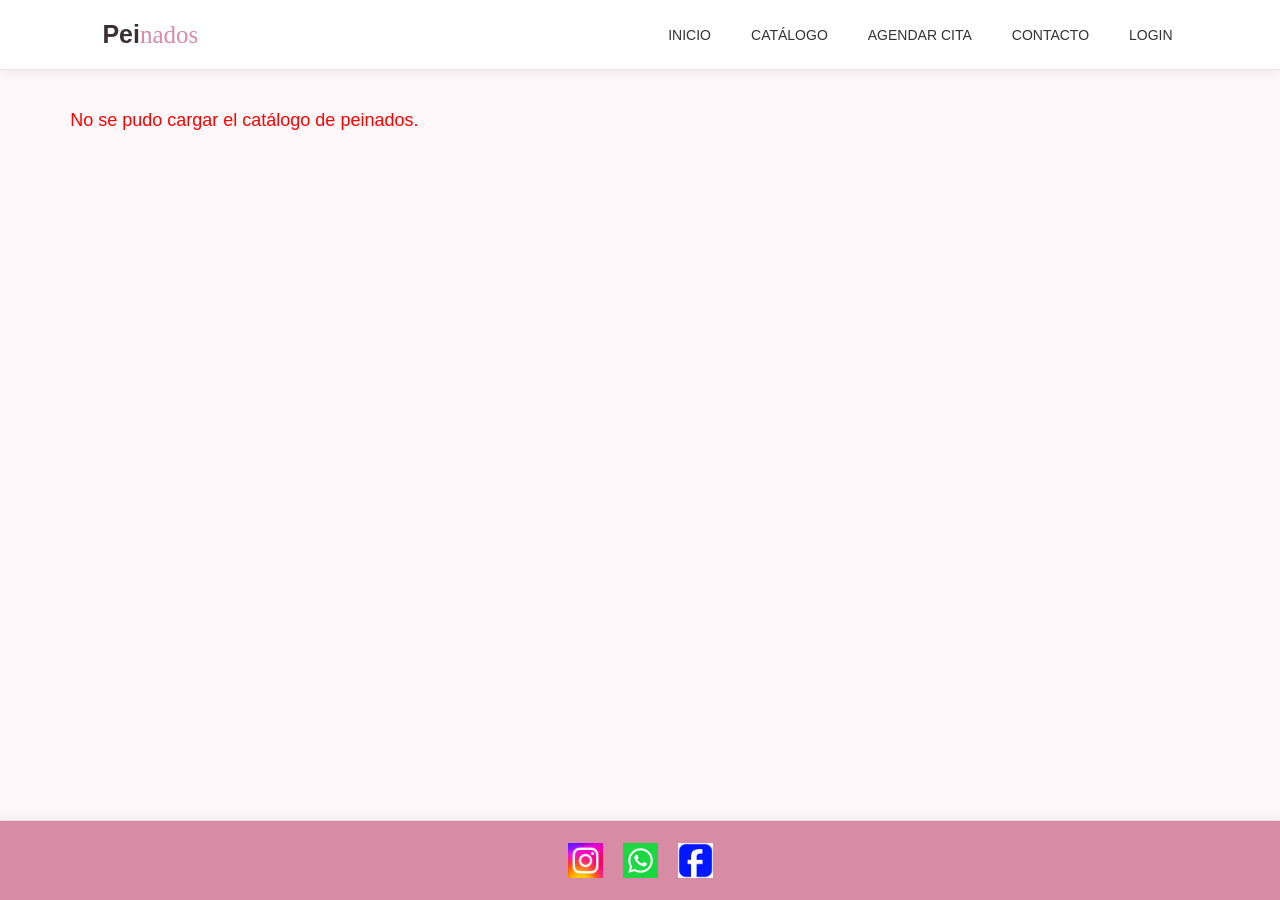
<file: frontend/peinado.html>
<!DOCTYPE html>
<html lang="es">

<head>

    <meta charset="UTF-8">

    <meta name="viewport" content="width=device-width, initial-scale=1.0">

    <title>Andy Nails - Peinados</title>

    <link rel="stylesheet" href="css/general.css">
    <link rel="stylesheet" href="css/peinado.css">

</head>

<body>


    <!--   MENÚ   -->

    <header class="navbar">

        <a href="index.html" class="logo">
            Pei<span>nados</span>
        </a>

        <nav>

            <a href="index.html">
                INICIO
            </a>

            <!-- CATÁLOGO -->
            <div class="dropdown">

                <a href="catalogo.html" class="dropbtn">
                    CATÁLOGO
                </a>

                <div class="dropdown-content">

                    <a href="unas.html">
                        Uñas
                    </a>

                    <a href="maquillaje.html">
                        Maquillaje
                    </a>

                    <a href="peinado.html">
                        Peinados
                    </a>

                    <a href="catalogo.html">
                        Otros
                    </a>

                </div>

            </div>

            <a href="agendar-cita.html">
                AGENDAR CITA
            </a>

            <a href="contacto.html">
                CONTACTO
            </a>

            <a href="login.html">
                LOGIN
            </a>

        </nav>

    </header>


    <main class="catalogo">

        <!-- BODA  -->

        <section class="categoria">

            <h2>Boda</h2>

            <div class="tarjeta">

                <img id="imgBoda" src="img/Peinados/Boda/B1.jpeg" alt="Peinado de boda">
                <h3 id="nombreBoda">
                    Boda
                </h3>

                <p id="descBoda">
                </p>

                <div class="precio-container">

                    <span>Precio</span>

                    <span id="precioBoda">
                    </span>

                </div>

                <button id="btnBoda" class="btn-seleccionar">

                    Seleccionar

                </button>

            </div>

        </section>


        <!--   SOCIAL  -->

        <section class="categoria">

            <h2>Social</h2>

            <div class="tarjeta">

                <img id="imgSocial" src="img/Peinados/Social/S1.jpeg" alt="Peinado social">
                <h3 id="nombreSocial">
                    Social
                </h3>

                <p id="descSocial">
                </p>

                <div class="precio-container">

                    <span>Precio</span>

                    <span id="precioSocial">
                    </span>

                </div>

                <button id="btnSocial" class="btn-seleccionar">

                    Seleccionar

                </button>

            </div>

        </section>


        <!--   XV AÑOS  -->

        <section class="categoria">

            <h2>XV años</h2>

            <div class="tarjeta">

                <img id="imgXV" src="img/Peinados/XV/XV1.jpeg" alt="Peinado XV años">
                <h3 id="nombreXV">
                    XV años
                </h3>

                <p id="descXV">
                </p>

                <div class="precio-container">

                    <span>Precio</span>

                    <span id="precioXV">
                    </span>

                </div>

                <button id="btnXV" class="btn-seleccionar">

                    Seleccionar

                </button>

            </div>

        </section>

    </main>

    <footer>

        <div class="redes">

            <!-- INSTAGRAM -->
            <a href="https://www.instagram.com/andynails378?igsh=eW5haTJ4OWY3Mm14" target="_blank"
                rel="noopener noreferrer">
                <img src="img/icon_inst.jpeg" alt="Instagram">
            </a>

            <!-- WHATSAPP -->
            <a href="https://wa.me/8442756590" ; target="_blank" rel="noopener noreferrer">
                <img src="img/icon_Whatsapp.jpeg" alt="WhatsApp">
            </a>

            <!-- FACEBOOK -->
            <a href="https://www.facebook.com/share/17LcvkhEJT/" target="_blank" rel="noopener noreferrer">
                <img src="img/icon_Facebook.jpeg" alt="Facebook">
            </a>

        </div>

    </footer>


    <script src="js/peinado.js"></script>

    <!-- ALERTA ANDY NAILS -->
    <div id="modalAlerta" class="modal-alerta">
        <div class="contenido-alerta">

            <div id="iconoAlerta" class="icono-alerta">
                ✓
            </div>

            <h2 id="tituloAlerta">Aviso</h2>

            <p id="textoAlerta"></p>

            <button id="btnAceptarAlerta" class="btn-aceptar-alerta">
                Aceptar
            </button>

        </div>
    </div>
</body>

</html>
</file>
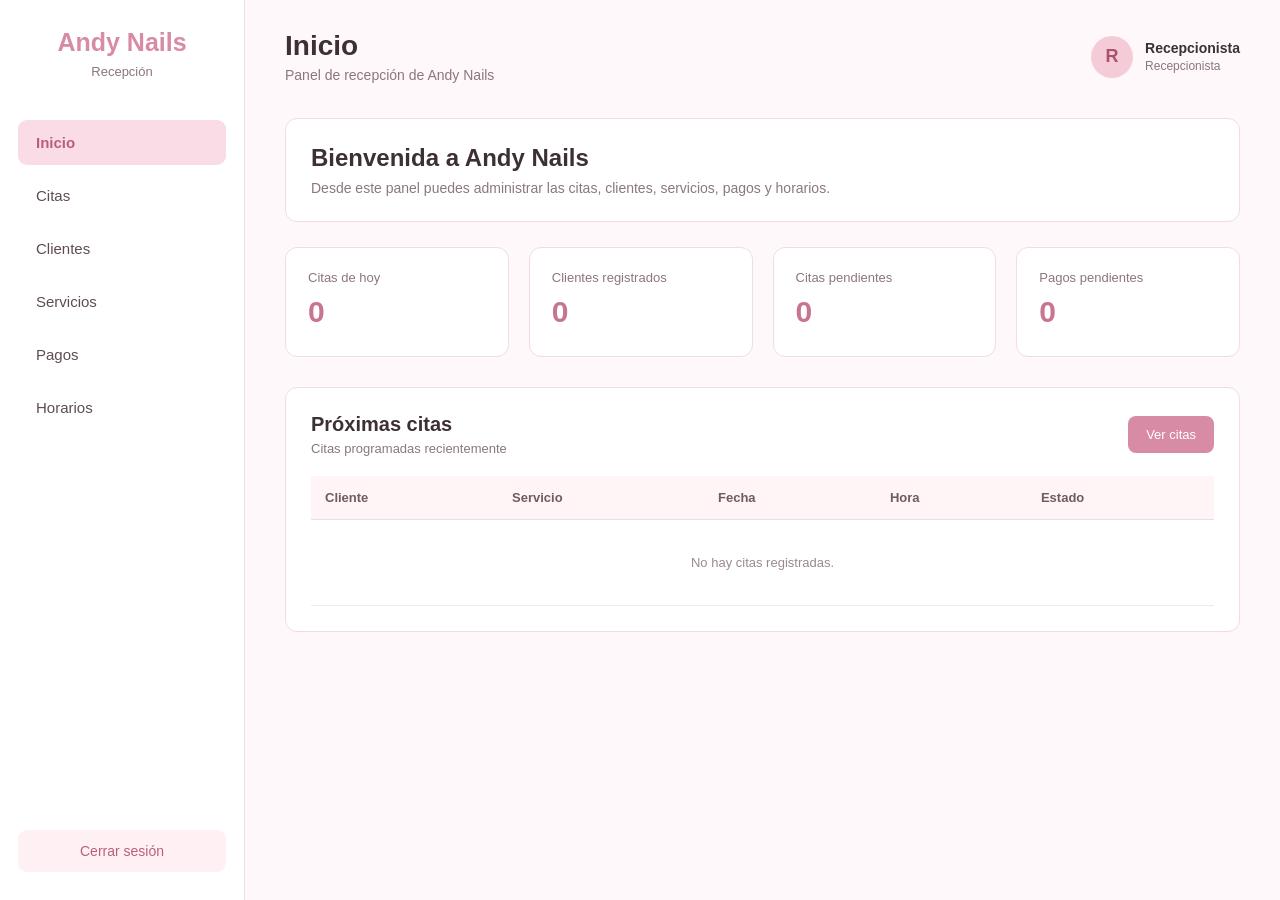
<file: frontend/recep.html>
<!DOCTYPE html>
<html lang="es">

<head>
    <meta charset="UTF-8">
    <meta name="viewport" content="width=device-width, initial-scale=1.0">

    <title>Recepcionista - Andy Nails</title>

    <link rel="stylesheet" href="css/recep.css">
</head>

<body>

    <!-- SIDEBAR -->

    <aside class="sidebar">

        <div class="logo">
            <h2>Andy Nails</h2>
            <span>Recepción</span>
        </div>

        <nav class="menu">

            <button class="menu-item active" data-section="inicio">
                Inicio
            </button>

            <button class="menu-item" data-section="citas">
                Citas
            </button>

            <button class="menu-item" data-section="clientes">
                Clientes
            </button>

            <button class="menu-item" data-section="servicios">
                Servicios
            </button>

            <button class="menu-item" data-section="pagos">
                Pagos
            </button>

            <button class="menu-item" data-section="horarios">
                Horarios
            </button>

        </nav>

        <button class="logout" id="btnCerrarSesion">
            Cerrar sesión
        </button>

    </aside>


    <!-- CONTENIDO -->

    <main class="main-content">

        <!-- HEADER -->

        <header class="topbar">

            <div>
                <h1 id="tituloSeccion">Inicio</h1>

                <p id="subtituloSeccion">
                    Panel de recepción de Andy Nails
                </p>
            </div>

            <div class="usuario-info">

                <div class="usuario-avatar" id="usuarioInicial">
                    R
                </div>

                <div>
                    <strong id="nombreUsuario">
                        Recepcionista
                    </strong>

                    <span>
                        Recepcionista
                    </span>
                </div>

            </div>

        </header>


        <!-- INICIO -->

        <section id="inicio" class="section active">

            <div class="bienvenida">

                <h2>Bienvenida a Andy Nails</h2>

                <p>
                    Desde este panel puedes administrar las citas,
                    clientes, servicios, pagos y horarios.
                </p>

            </div>


            <!-- ESTADÍSTICAS -->

            <div class="stats-grid">

                <div class="stat-card">

                    <span>Citas de hoy</span>

                    <strong id="totalCitasHoy">
                        0
                    </strong>

                </div>

                <div class="stat-card">

                    <span>Clientes registrados</span>

                    <strong id="totalClientes">
                        0
                    </strong>

                </div>

                <div class="stat-card">

                    <span>Citas pendientes</span>

                    <strong id="totalPendientes">
                        0
                    </strong>

                </div>

                <div class="stat-card">

                    <span>Pagos pendientes</span>

                    <strong id="totalPagosPendientes">
                        0
                    </strong>

                </div>

            </div>


            <!-- PRÓXIMAS CITAS -->

            <div class="panel">

                <div class="panel-header">

                    <div>
                        <h2>Próximas citas</h2>

                        <p>
                            Citas programadas recientemente
                        </p>
                    </div>

                    <button class="btn-primary" id="btnVerCitas">
                        Ver citas
                    </button>

                </div>

                <div class="table-container">

                    <table>

                        <thead>

                            <tr>
                                <th>Cliente</th>
                                <th>Servicio</th>
                                <th>Fecha</th>
                                <th>Hora</th>
                                <th>Estado</th>
                            </tr>

                        </thead>

                        <tbody id="tablaProximasCitas">

                            <tr>
                                <td colspan="5" class="empty">
                                    No hay citas registradas.
                                </td>
                            </tr>

                        </tbody>

                    </table>

                </div>

            </div>

        </section>


        <!-- CITAS -->

        <section id="citas" class="section">

            <div class="section-header">

                <div>
                    <h2>Citas</h2>

                    <p>
                        Consulta y administra las citas de los clientes.
                    </p>
                </div>

                <button class="btn-primary" id="btnNuevaCita">
                    Nueva cita
                </button>

            </div>

            <div class="panel">

                <div class="table-container">

                    <table>

                        <thead>

                            <tr>
                                <th>Cliente</th>
                                <th>Servicio</th>
                                <th>Fecha</th>
                                <th>Hora</th>
                                <th>Estado</th>
                                <th>Acciones</th>
                            </tr>

                        </thead>

                        <tbody id="tablaCitas">

                            <tr>
                                <td colspan="6" class="empty">
                                    No hay citas registradas.
                                </td>
                            </tr>

                        </tbody>

                    </table>

                </div>

            </div>

        </section>


        <!-- CLIENTES -->

        <section id="clientes" class="section">

            <div class="section-header">

                <div>
                    <h2>Clientes</h2>

                    <p>
                        Consulta la información de los clientes.
                    </p>
                </div>

            </div>

            <div class="panel">

                <div class="table-container">

                    <table>

                        <thead>

                            <tr>
                                <th>Nombre</th>
                                <th>Correo</th>
                                <th>Teléfono</th>
                                <th>Estatus</th>
                            </tr>

                        </thead>

                        <tbody id="tablaClientes">

                            <tr>
                                <td colspan="4" class="empty">
                                    No hay clientes registrados.
                                </td>
                            </tr>

                        </tbody>

                    </table>

                </div>

            </div>

        </section>


        <!-- SERVICIOS -->

        <section id="servicios" class="section">

            <div class="section-header">

                <div>
                    <h2>Servicios</h2>

                    <p>
                        Servicios disponibles en Andy Nails.
                    </p>
                </div>

            </div>

            <div class="services-grid" id="serviciosGrid">

                <div class="empty-card">
                    No hay servicios disponibles.
                </div>

            </div>

        </section>


        <!-- PAGOS -->

        <section id="pagos" class="section">

            <div class="section-header">

                <div>
                    <h2>Pagos</h2>

                    <p>
                        Consulta los pagos de las citas.
                    </p>
                </div>

            </div>

            <div class="panel">

                <div class="table-container">

                    <table>

                        <thead>

                            <tr>
                                <th>Cliente</th>
                                <th>Servicio</th>
                                <th>Monto</th>
                                <th>Método</th>
                                <th>Estado</th>
                            </tr>

                        </thead>

                        <tbody id="tablaPagos">

                            <tr>
                                <td colspan="5" class="empty">
                                    No hay pagos registrados.
                                </td>
                            </tr>

                        </tbody>

                    </table>

                </div>

            </div>

        </section>


        <!-- HORARIOS -->

        <section id="horarios" class="section">

            <div class="section-header">

                <div>
                    <h2>Horarios</h2>

                    <p>
                        Horarios disponibles para las citas.
                    </p>
                </div>

            </div>

            <div class="horarios-grid">

                <div class="horario-card">
                    <span>Lunes</span>
                    <strong>09:00 - 19:00</strong>
                </div>

                <div class="horario-card">
                    <span>Martes</span>
                    <strong>09:00 - 19:00</strong>
                </div>

                <div class="horario-card">
                    <span>Miércoles</span>
                    <strong>09:00 - 19:00</strong>
                </div>

                <div class="horario-card">
                    <span>Jueves</span>
                    <strong>09:00 - 19:00</strong>
                </div>

                <div class="horario-card">
                    <span>Viernes</span>
                    <strong>09:00 - 19:00</strong>
                </div>

                <div class="horario-card">
                    <span>Sábado</span>
                    <strong>09:00 - 19:00</strong>
                </div>

            </div>

        </section>

    </main>


    <!-- JAVASCRIPT -->

    <script src="js/recep.js"></script>
    <!-- ALERTA ANDY NAILS -->
    <div id="modalAlerta" class="modal-alerta">
        <div class="contenido-alerta">

            <div id="iconoAlerta" class="icono-alerta">
                ✓
            </div>

            <h2 id="tituloAlerta">Aviso</h2>

            <p id="textoAlerta"></p>

            <button id="btnAceptarAlerta" class="btn-aceptar-alerta">
                Aceptar
            </button>

        </div>
    </div>
</body>

</html>
</file>
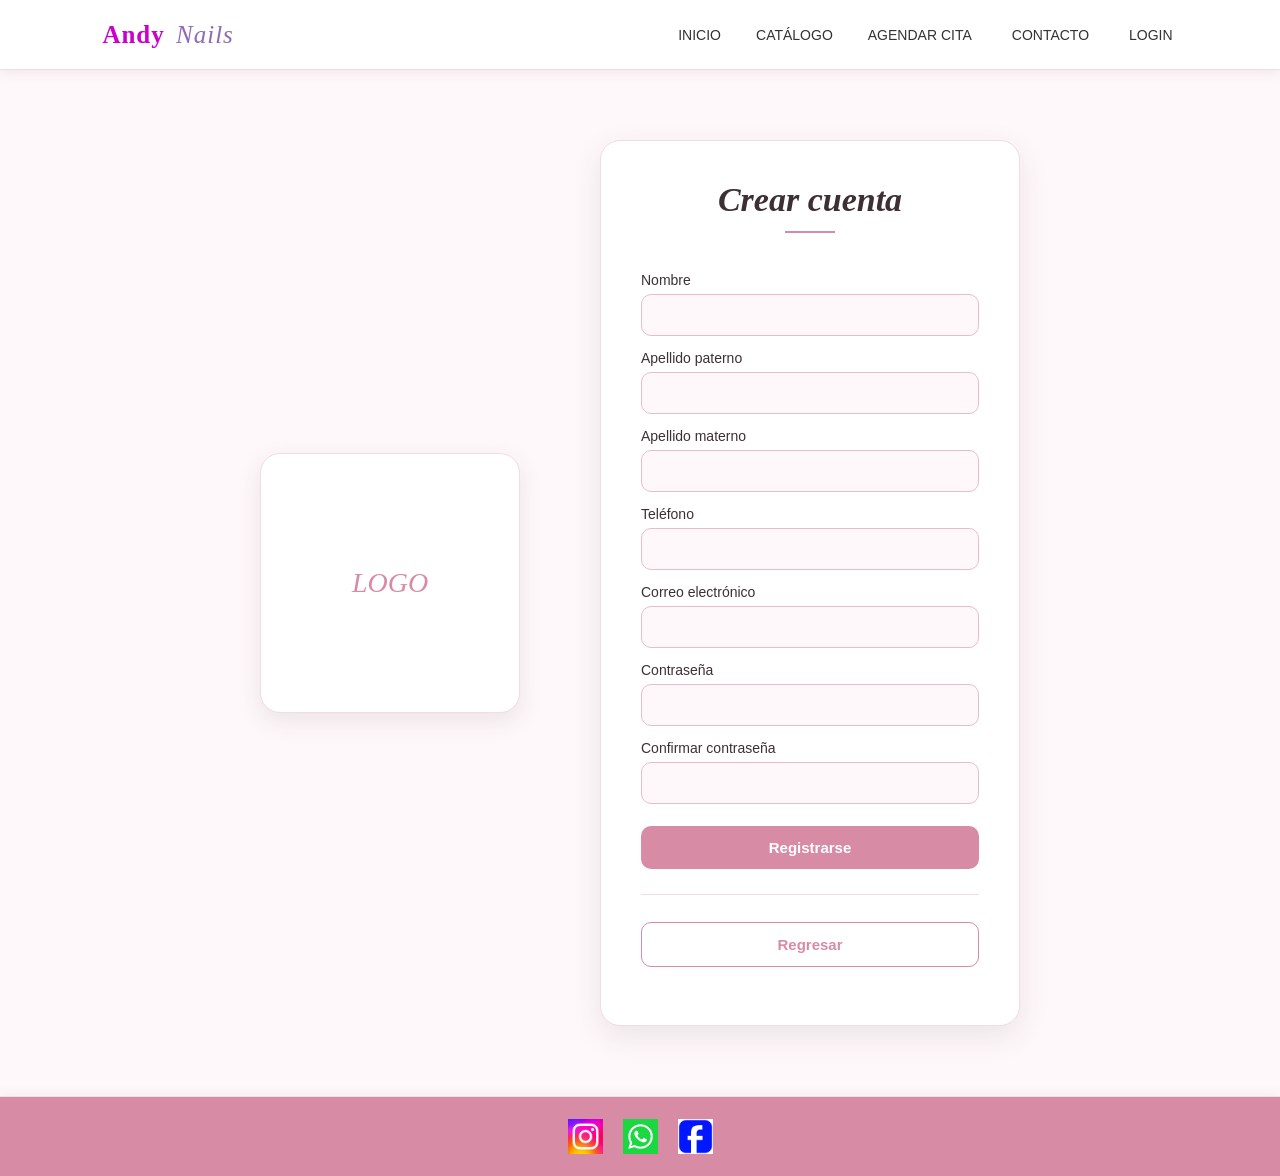
<file: frontend/registro.html>
<!DOCTYPE html>
<html lang="es">

<head>
    <meta charset="UTF-8">
    <meta name="viewport" content="width=device-width, initial-scale=1.0">

    <title>Registrarse - Andy Nails</title>

    <link rel="stylesheet" href="css/general.css">
    <link rel="stylesheet" href="css/registro.css">
</head>

<body>

    <!-- MENÚ -->
    <header class="navbar">

        <div class="logo-menu">
            <a href="index.html" class="logo">
                Andy <span>Nails</span>
            </a>
        </div>

        <nav>
            <a href="index.html">INICIO</a>

            <div class="dropdown">
                <a href="catalogo.html">CATÁLOGO</a>

                <div class="dropdown-content">
                    <a href="catalogo.html#unas">Uñas</a>
                    <a href="catalogo.html#peinados">Peinados</a>
                    <a href="catalogo.html#maquillaje">Maquillaje</a>
                    <a href="catalogo.html#otros">Otros</a>
                </div>
            </div>

            <a href="#">AGENDAR CITA</a>
            <a href="contacto.html">CONTACTO</a> <a href="login.html">LOGIN</a>
        </nav>

    </header>


    <!-- REGISTRO -->
    <main class="registro-container">

        <!-- LOGO -->
        <section class="registro-logo">

            <div class="logo-placeholder">
                LOGO
            </div>

        </section>


        <!-- FORMULARIO -->
        <section class="registro-box">

            <h1>Crear cuenta</h1>

            <form id="registroForm">

                <label for="nombre">Nombre</label>

                <input type="text" id="nombre" name="nombre" maxlength="10" required>


                <label for="paterno">Apellido paterno</label>

                <input type="text" id="paterno" name="paterno" maxlength="10" required>


                <label for="materno">Apellido materno</label>

                <input type="text" id="materno" name="materno" maxlength="10" required>


                <label for="telefono">Teléfono</label>

                <input type="tel" id="telefono" name="telefono" maxlength="10" required>


                <label for="correo">Correo electrónico</label>

                <input type="email" id="correo" name="correo" maxlength="35" required>


                <label for="contrasena">Contraseña</label>

                <input type="password" id="contrasena" name="contrasena" maxlength="15" required>


                <label for="confirmarContrasena">
                    Confirmar contraseña
                </label>

                <input type="password" id="confirmarContrasena" name="confirmarContrasena" maxlength="15" required>


                <button type="submit">
                    Registrarse
                </button>


                <hr>


                <button type="button" class="btn-regresar" onclick="window.location.href='login.html'">
                    Regresar
                </button>


                <p id="mensaje"></p>

            </form>

        </section>

    </main>


    <!-- PIE DE PÁGINA -->
    <footer>

        <div class="redes">

            <!-- INSTAGRAM -->
            <a href="https://www.instagram.com/andynails378?igsh=eW5haTJ4OWY3Mm14" target="_blank"
                rel="noopener noreferrer">
                <img src="img/icon_inst.jpeg" alt="Instagram">
            </a>

            <!-- WHATSAPP -->
            <a href="https://wa.me/8442756590" ; target="_blank" rel="noopener noreferrer">
                <img src="img/icon_Whatsapp.jpeg" alt="WhatsApp">
            </a>

            <!-- FACEBOOK -->
            <a href="https://www.facebook.com/share/17LcvkhEJT/" target="_blank" rel="noopener noreferrer">
                <img src="img/icon_Facebook.jpeg" alt="Facebook">
            </a>

        </div>

    </footer>
    <!-- ALERTA ANDY NAILS -->
    <div id="modalAlerta" class="modal-alerta">
        <div class="contenido-alerta">

            <div id="iconoAlerta" class="icono-alerta">
                ✓
            </div>

            <h2 id="tituloAlerta">Aviso</h2>

            <p id="textoAlerta"></p>

            <button id="btnAceptarAlerta" class="btn-aceptar-alerta">
                Aceptar
            </button>

        </div>
    </div>

    <script src="js/registro.js"></script>

</body>

</html>
</file>
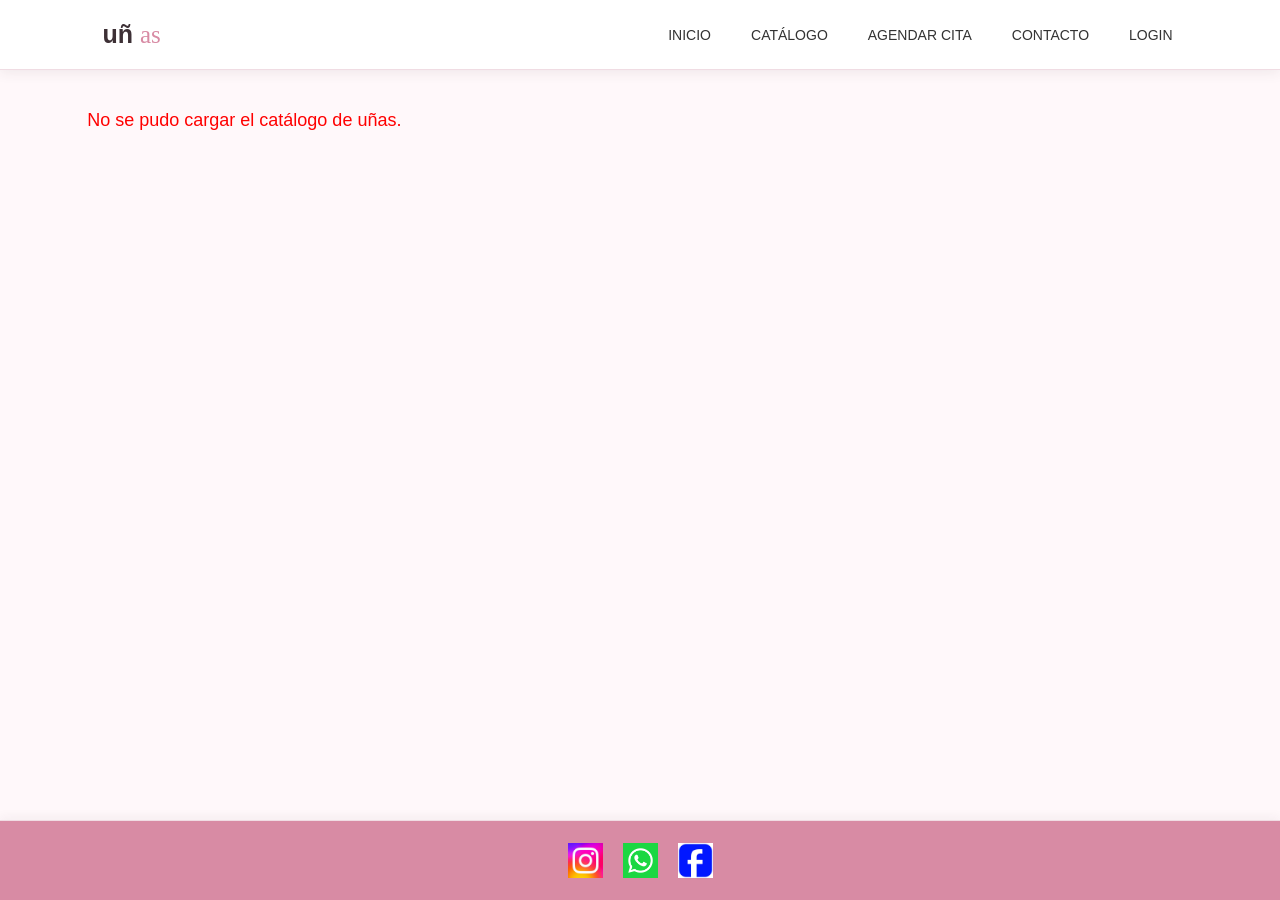
<file: frontend/unas.html>
<!DOCTYPE html>
<html lang="es">

<head>

    <meta charset="UTF-8">

    <meta name="viewport" content="width=device-width, initial-scale=1.0">

    <title>Andy Nails - Uñas</title>

    <link rel="stylesheet" href="css/general.css">
    <link rel="stylesheet" href="css/unas.css">

</head>

<body>



    <!--  MENÚ  -->

    <header class="navbar">

        <a href="index.html" class="logo">
            uñ <span>as</span>
        </a>

        <nav>

            <a href="index.html">
                INICIO
            </a>

            <!-- CATÁLOGO -->
            <div class="dropdown">

                <a href="catalogo.html" class="dropbtn">
                    CATÁLOGO
                </a>

                <div class="dropdown-content">

                    <a href="unas.html">
                        Uñas
                    </a>

                    <a href="maquillaje.html">
                        Maquillaje
                    </a>

                    <a href="peinado.html">
                        Peinados
                    </a>

                    <a href="catalogo.html">
                        Otros
                    </a>

                </div>

            </div>

            <a href="agendar-cita.html">
                AGENDAR CITA
            </a>

            <a href="contacto.html">
                CONTACTO
            </a>

            <a href="login.html">
                LOGIN
            </a>

        </nav>

    </header>


    <main class="catalogo">

        <!--  BALLERINA  -->

        <section class="categoria">

            <h2>Ballerina</h2>

            <div class="tarjeta">

                <img id="imgBallerina" src="img/unas/Ballerina/B1.jpeg" alt="Uñas Ballerina">

                <h3 id="nombreBallerina">
                    Ballerina
                </h3>

                <p id="descBallerina">
                </p>

                <div class="precio-container">

                    <span>Precio</span>

                    <span id="precioBallerina">
                    </span>

                </div>

                <button id="btnBallerina" class="btn-seleccionar">

                    Seleccionar

                </button>

            </div>

        </section>


        <!--   FRANCESA   -->

        <section class="categoria">

            <h2>Francesa</h2>

            <div class="tarjeta">

                <img id="imgFrancesa" src="img/unas/Francesa/fr1.jpeg" alt="Uñas Francesa">

                <h3 id="nombreFrancesa">
                    Francesa
                </h3>

                <p id="descFrancesa">
                </p>

                <div class="precio-container">

                    <span>Precio</span>

                    <span id="precioFrancesa">
                    </span>

                </div>

                <button id="btnFrancesa" class="btn-seleccionar">

                    Seleccionar

                </button>

            </div>

        </section>


        <!--   CUADRADAS  -->

        <section class="categoria">

            <h2>Cuadradas</h2>

            <div class="tarjeta">

                <img id="imgCuadradas" src="img/unas/Cuadradas/c1.jpeg" alt="Uñas Cuadradas">

                <h3 id="nombreCuadradas">
                    Cuadradas
                </h3>

                <p id="descCuadradas">
                </p>

                <div class="precio-container">

                    <span>Precio</span>

                    <span id="precioCuadradas">
                    </span>

                </div>

                <button id="btnCuadradas" class="btn-seleccionar">

                    Seleccionar

                </button>

            </div>

        </section>

    </main>


    <footer>

        <div class="redes">

            <!-- INSTAGRAM -->
            <a href="https://www.instagram.com/andynails378?igsh=eW5haTJ4OWY3Mm14" target="_blank"
                rel="noopener noreferrer">
                <img src="img/icon_inst.jpeg" alt="Instagram">
            </a>

            <!-- WHATSAPP -->
            <a href="https://wa.me/8442756590" ; target="_blank" rel="noopener noreferrer">
                <img src="img/icon_Whatsapp.jpeg" alt="WhatsApp">
            </a>

            <!-- FACEBOOK -->
            <a href="https://www.facebook.com/share/17LcvkhEJT/" target="_blank" rel="noopener noreferrer">
                <img src="img/icon_Facebook.jpeg" alt="Facebook">
            </a>

        </div>

    </footer>

    <script src="js/unas.js"></script>

    <!-- ALERTA ANDY NAILS -->
    <div id="modalAlerta" class="modal-alerta">
        <div class="contenido-alerta">

            <div id="iconoAlerta" class="icono-alerta">
                ✓
            </div>

            <h2 id="tituloAlerta">Aviso</h2>

            <p id="textoAlerta"></p>

            <button id="btnAceptarAlerta" class="btn-aceptar-alerta">
                Aceptar
            </button>

        </div>
    </div>
</body>

</html>
</file>
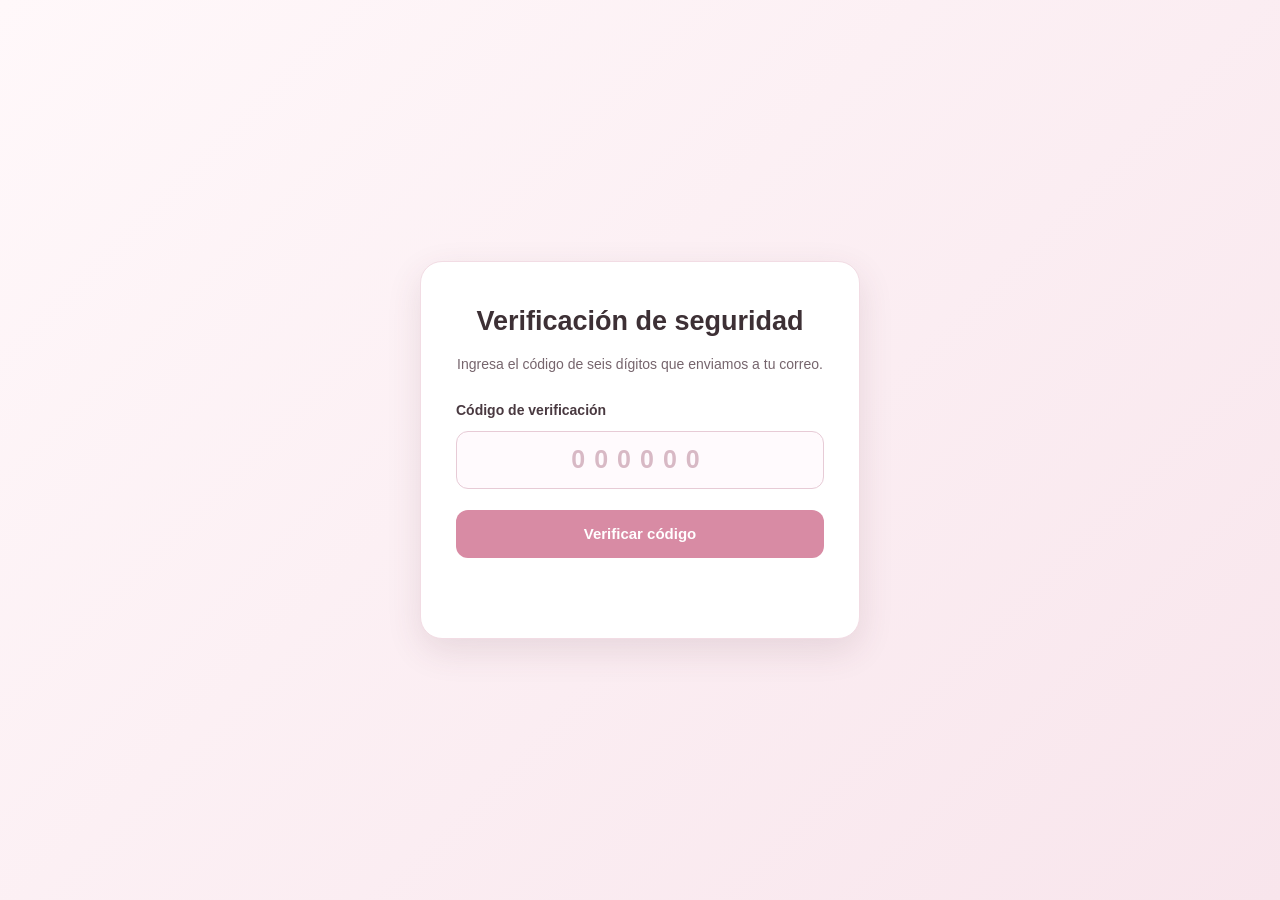
<file: frontend/verificar-mfa.html>
<!DOCTYPE html>
<html lang="es">

<head>
    <meta charset="UTF-8">
    <meta name="viewport" content="width=device-width, initial-scale=1.0">
    <title>Verificación - Andy Nails</title>
    <link rel="stylesheet" href="css/verificar-mfa.css">
</head>

<body>
    <main class="contenedor-login">
        <section class="formulario-login">
            <h1>Verificación de seguridad</h1>
            <p>Ingresa el código de seis dígitos que enviamos a tu correo.</p>

            <form id="mfaForm">
                <label for="codigo">Código de verificación</label>
                <input type="text" id="codigo" name="codigo" inputmode="numeric" pattern="[0-9]{6}" maxlength="6"
                    placeholder="000000" autocomplete="one-time-code" required>

                <button type="submit">Verificar código</button>
                <p id="mensaje" role="status"></p>
            </form>
        </section>
    </main>

    <script src="js/verificar-mfa.js"></script>
</body>

</html>
</file>
<file: frontend/css/inicio.css>
/* CONFIGURACIÓN GENERAL */

* {
    margin: 0;
    padding: 0;
    box-sizing: border-box;
}

body {
    font-family: Arial, Helvetica, sans-serif;
    background-color: #fff8fa;
    color: #3d3035;
    min-height: 100vh;
    display: flex;
    flex-direction: column;
}


/* BARRA DE NAVEGACIÓN */

.navbar {
    width: 100%;

    background-color: white;

    display: flex;
    align-items: center;
    justify-content: space-between;

    padding: 20px 8%;

    border-bottom: 1px solid #f0dce3;

    box-shadow: 0 3px 12px rgba(61, 48, 53, 0.08);
}


/* LOGO */

.logo {
    font-family: Georgia, "Times New Roman", serif;

    font-size: 36px;

    font-weight: bold;

    letter-spacing: 1px;

    color: #3d3035;

    text-decoration: none;
}

.logo span {
    color: #d88ba4;

    font-family: Georgia, "Times New Roman", serif;

    font-style: italic;

    font-weight: normal;

    margin-left: 4px;
}

.logo:hover {
    opacity: 0.85;
}


/* NAVEGACIÓN */

nav {
    display: flex;

    align-items: center;

    gap: 25px;
}


/* ENLACES */

nav>a,
.dropbtn {
    color: #3d3035;

    text-decoration: none;

    font-size: 15px;

    font-weight: 500;

    padding: 10px 5px;

    transition: color 0.3s ease;
}

nav>a:hover,
.dropbtn:hover {
    color: #d88ba4;
}


/* MENÚ DESPLEGABLE */

.dropdown {
    position: relative;
}

.dropdown-content {
    display: none;

    position: absolute;

    top: 100%;
    left: 0;

    min-width: 190px;

    background-color: white;

    border-radius: 12px;

    border: 1px solid #f0dce3;

    box-shadow: 0 8px 20px rgba(61, 48, 53, 0.12);

    overflow: hidden;

    z-index: 1000;
}

.dropdown-content a {
    display: block;

    color: #3d3035;

    text-decoration: none;

    padding: 14px 18px;

    font-size: 15px;

    transition: 0.2s;
}

.dropdown-content a:hover {
    background-color: #fff0f4;

    color: #d88ba4;
}

.dropdown:hover .dropdown-content {
    display: block;
}


/* CONTENIDO PRINCIPAL */

main {
    flex: 1;
}

.trabajo {
    text-align: center;

    padding: 60px 30px;
}

.trabajo h1 {
    font-family: Georgia, "Times New Roman", serif;

    font-style: italic;

    font-size: 42px;

    color: #3d3035;

    margin-bottom: 10px;
}

.subtitulo {
    font-size: 18px;

    color: #75686d;

    margin-bottom: 40px;
}


/* GALERÍA DE SERVICIOS */

.galeria {
    max-width: 1200px;

    margin: 0 auto;

    display: grid;

    grid-template-columns: repeat(3, 1fr);

    gap: 30px;
}


/* TARJETAS */

.foto {
    background-color: white;

    border-radius: 18px;

    overflow: hidden;

    border: 1px solid #f0dce3;

    box-shadow:
        0 8px 20px rgba(61, 48, 53, 0.09);

    transition:
        transform 0.3s ease,
        box-shadow 0.3s ease;
}


/* EFECTO AL PASAR EL MOUSE */

.foto:hover {
    transform: translateY(-6px);

    box-shadow:
        0 12px 25px rgba(61, 48, 53, 0.13);
}


/* IMÁGENES */

.foto img {
    width: 100%;

    height: 350px;

    object-fit: cover;

    display: block;

    transition: opacity 0.5s ease;
}


/* TÍTULO */

.foto h2 {
    font-family: Georgia, "Times New Roman", serif;

    font-size: 24px;

    font-style: italic;

    color: #d88ba4;

    margin: 18px 0 8px;
}


/* DESCRIPCIÓN */

.foto p {
    color: #75686d;

    font-size: 15px;

    line-height: 1.5;

    padding: 0 20px 22px;
}


/* FOOTER */

footer {
    background-color: white;

    padding: 22px;

    text-align: center;
    background-color: #d88ba4;

    border-top: 1px solid #f0dce3;

    box-shadow: 0 -3px 10px rgba(61, 48, 53, 0.05);
}

.redes {
    display: flex;
    justify-content: center;
    align-items: center;
    gap: 20px;
}

.redes a {
    display: flex;
    align-items: center;
    justify-content: center;
    text-decoration: none;
    transition: 0.2s;
}

.redes img {
    width: 35px;
    height: 35px;
    object-fit: contain;
    display: block;
}

.redes a:hover {
    transform: translateY(-2px);
}

.redes img:hover {
    opacity: 0.8;
}


footer {
    background-color: white;

    padding: 22px;

    text-align: center;
    background-color: #d88ba4;

    border-top: 1px solid #f0dce3;

    box-shadow: 0 -3px 10px rgba(61, 48, 53, 0.05);
}

.redes {
    display: flex;
    justify-content: center;
    align-items: center;
    gap: 20px;
}

.redes a {
    display: flex;
    align-items: center;
    justify-content: center;
    text-decoration: none;
    transition: 0.2s;
}

.redes img {
    width: 35px;
    height: 35px;
    object-fit: contain;
    display: block;
}

.redes a:hover {
    transform: translateY(-2px);
}

.redes img:hover {
    opacity: 0.8;
}


/* RESPONSIVE */

@media (max-width: 900px) {

    .navbar {
        flex-direction: column;

        gap: 15px;

        padding: 20px;
    }

    nav {
        flex-wrap: wrap;

        justify-content: center;

        gap: 15px;
    }

    .galeria {
        grid-template-columns: 1fr;

        max-width: 500px;
    }

    .foto img {
        height: 300px;
    }

    .trabajo h1 {
        font-size: 34px;
    }
}

/* ALERTAS */

.modal-alerta {
    display: none;
    position: fixed;
    inset: 0;
    background: rgba(61, 48, 53, 0.45);
    justify-content: center;
    align-items: center;
    z-index: 9999;
}

.contenido-alerta {
    width: 380px;
    max-width: 90%;
    background: #fff8fa;
    border-radius: 18px;
    padding: 30px;
    text-align: center;
    box-shadow: 0 10px 35px rgba(61, 48, 53, 0.25);
    animation: aparecerAlerta 0.2s ease;
}

.icono-alerta {
    width: 55px;
    height: 55px;
    margin: 0 auto 15px;
    border-radius: 50%;
    background: #d88ba4;
    color: white;
    display: flex;
    align-items: center;
    justify-content: center;
    font-size: 27px;
    font-weight: bold;
}

.contenido-alerta h2 {
    margin: 0 0 10px;
    color: #3d3035;
    font-size: 22px;
}

.contenido-alerta p {
    margin: 0 0 25px;
    color: #6b5a60;
    line-height: 1.5;
}

.btn-aceptar-alerta {
    border: none;
    background: #d88ba4;
    color: white;
    padding: 11px 30px;
    border-radius: 8px;
    cursor: pointer;
    font-size: 15px;
}

.btn-aceptar-alerta:hover {
    background: #c97894;
}

@keyframes aparecerAlerta {
    from {
        opacity: 0;
        transform: scale(0.95);
    }

    to {
        opacity: 1;
        transform: scale(1);
    }
}
</file>
<file: frontend/css/admin.css>
* {
    margin: 0;
    padding: 0;
    box-sizing: border-box;
}

body {
    font-family: Arial, Helvetica, sans-serif;
    background-color: #fff8fa;
    color: #3d3035;
    min-height: 100vh;
}

/* SIDEBAR */

.sidebar {
    position: fixed;
    left: 0;
    top: 0;

    width: 250px;
    height: 100vh;

    background-color: white;

    padding: 30px 20px;

    box-shadow: 3px 0 15px rgba(61, 48, 53, 0.08);

    display: flex;
    flex-direction: column;
}

/* LOGO */

.logo {
    text-align: center;
    margin-bottom: 5px;
}

.logo span {
    color: #d88ba4;
    font-family: Georgia, serif;
}

.tipo-usuario {
    text-align: center;

    color: #d88ba4;

    font-size: 11px;
    font-weight: bold;

    letter-spacing: 1.5px;

    margin-bottom: 35px;
}

/* MENU */

.menu {
    display: flex;
    flex-direction: column;

    gap: 8px;
}

.menu-item {
    width: 100%;

    padding: 14px 16px;

    border: none;
    border-radius: 10px;

    background-color: transparent;

    color: #4d3b41;

    text-align: left;

    font-size: 15px;

    cursor: pointer;

    transition: 0.3s;
}

.menu-item:hover {
    background-color: #fff0f5;
    color: #d88ba4;
}

.menu-item.activo {
    background-color: #d88ba4;
    color: white;
}

/* BOTÓN SALIR */

.btn-salir {
    margin-top: auto;

    padding: 13px;

    border: 1px solid #d88ba4;
    border-radius: 10px;

    background-color: transparent;

    color: #d88ba4;

    cursor: pointer;

    font-size: 15px;

    transition: 0.3s;
}

.btn-salir:hover {
    background-color: #d88ba4;
    color: white;
}

/* CONTENIDO */

.contenido {
    margin-left: 250px;

    min-height: 100vh;

    padding: 30px 40px;
}

/* TOPBAR */

.topbar {
    display: flex;

    justify-content: space-between;
    align-items: center;

    margin-bottom: 35px;
}

.topbar h1 {
    font-size: 30px;

    margin-bottom: 5px;
}

.topbar p {
    color: #8d777e;

    font-size: 14px;
}

/* ADMIN INFO */

.admin-info {
    display: flex;

    align-items: center;

    gap: 12px;
}

.admin-info strong {
    display: block;

    font-size: 14px;
}

.admin-info span {
    display: block;

    color: #8d777e;

    font-size: 12px;

    margin-top: 3px;
}

.avatar {
    width: 45px;
    height: 45px;

    border-radius: 50%;

    background-color: #d88ba4;

    color: white;

    display: flex;
    align-items: center;
    justify-content: center;

    font-size: 20px;
    font-weight: bold;
}

/* SECCIONES */

.seccion {
    display: none;
}

.seccion.activa {
    display: block;
}

/* BIENVENIDA */

.bienvenida {
    background-color: white;

    padding: 30px;

    border-radius: 15px;

    margin-bottom: 25px;

    box-shadow: 0 4px 12px rgba(61, 48, 53, 0.08);
}

.bienvenida h2 {
    color: #d88ba4;

    margin-bottom: 10px;

    font-size: 24px;
}

.bienvenida p {
    color: #756269;

    line-height: 1.6;
}

/* TARJETAS RESUMEN */

.tarjetas-resumen {
    display: grid;

    grid-template-columns: repeat(4, 1fr);

    gap: 20px;

    margin-bottom: 25px;
}

.tarjeta-resumen {
    background-color: white;

    border-radius: 15px;

    padding: 22px;

    display: flex;

    align-items: center;

    gap: 15px;

    box-shadow: 0 4px 12px rgba(61, 48, 53, 0.08);
}

.icono {
    width: 50px;
    height: 50px;

    border-radius: 12px;

    background-color: #fff0f5;

    display: flex;

    align-items: center;
    justify-content: center;

    font-size: 23px;
}

.tarjeta-resumen span {
    display: block;

    color: #8d777e;

    font-size: 13px;

    margin-bottom: 5px;
}

.tarjeta-resumen strong {
    font-size: 25px;

    color: #3d3035;
}

/* PANELES */

.panel {
    background-color: white;

    border-radius: 15px;

    padding: 25px;

    box-shadow: 0 4px 12px rgba(61, 48, 53, 0.08);

    margin-bottom: 25px;
}

.panel h2 {
    font-size: 20px;

    margin-bottom: 20px;
}

.panel h3 {
    margin-bottom: 10px;
}

/* TABLAS */

.tabla-contenedor {
    overflow-x: auto;
}

table {
    width: 100%;

    border-collapse: collapse;
}

th {
    background-color: #fff0f5;

    color: #5b444c;

    padding: 14px;

    text-align: left;

    font-size: 14px;
}

td {
    padding: 14px;

    border-bottom: 1px solid #f3e2e7;

    font-size: 14px;
}

.sin-datos {
    text-align: center;

    color: #999;

    padding: 30px;
}

/* TITULOS DE PÁGINA */

.titulo-pagina {
    display: flex;

    align-items: center;

    justify-content: space-between;

    margin-bottom: 25px;
}

.titulo-pagina h2 {
    font-size: 25px;
}

/* BOTONES */

.btn-principal {
    background-color: #d88ba4;

    color: white;

    border: none;

    padding: 12px 20px;

    border-radius: 20px;

    cursor: pointer;

    font-size: 14px;

    transition: 0.3s;
}

.btn-principal:hover {
    background-color: #c87591;
}

/* SERVICIOS */

.servicios-grid {
    display: grid;

    grid-template-columns: repeat(3, 1fr);

    gap: 20px;
}

.servicio-card {
    background-color: white;

    padding: 30px;

    border-radius: 15px;

    text-align: center;

    box-shadow: 0 4px 12px rgba(61, 48, 53, 0.08);
}

.servicio-icono {
    font-size: 40px;

    margin-bottom: 15px;
}

.servicio-card h3 {
    margin-bottom: 10px;
}

.servicio-card p {
    color: #8d777e;

    font-size: 14px;

    margin-bottom: 20px;
}

.servicio-card button,
.reporte-card button {
    border: 1px solid #d88ba4;

    background-color: transparent;

    color: #d88ba4;

    padding: 9px 18px;

    border-radius: 20px;

    cursor: pointer;

    transition: 0.3s;
}

.servicio-card button:hover,
.reporte-card button:hover {
    background-color: #d88ba4;

    color: white;
}

/* REPORTES */

.reportes-grid {
    display: grid;

    grid-template-columns: repeat(3, 1fr);

    gap: 20px;
}

.reporte-card {
    background-color: white;

    padding: 30px;

    border-radius: 15px;

    text-align: center;

    box-shadow: 0 4px 12px rgba(61, 48, 53, 0.08);
}

.reporte-card>span {
    font-size: 40px;

    display: block;

    margin-bottom: 15px;
}

.reporte-card h3 {
    margin-bottom: 10px;
}

.reporte-card p {
    color: #8d777e;

    font-size: 14px;

    margin-bottom: 20px;
}

/* INFORMACIÓN */

.texto-info {
    color: #8d777e;

    line-height: 1.6;
}

/* RESPONSIVE */

@media (max-width: 1100px) {

    .tarjetas-resumen {
        grid-template-columns: repeat(2, 1fr);
    }

    .servicios-grid,
    .reportes-grid {
        grid-template-columns: 1fr;
    }
}

@media (max-width: 750px) {

    .sidebar {
        position: relative;

        width: 100%;

        height: auto;
    }

    .contenido {
        margin-left: 0;

        padding: 25px;
    }

    .menu {
        flex-direction: row;

        flex-wrap: wrap;
    }

    .menu-item {
        width: auto;
    }

    .btn-salir {
        margin-top: 20px;
    }

    .topbar {
        flex-direction: column;

        align-items: flex-start;

        gap: 20px;
    }

    .tarjetas-resumen {
        grid-template-columns: 1fr;
    }
}

/* USUARIOS */

.formulario-usuario {
    background-color: white;

    padding: 25px;

    border-radius: 15px;

    margin-bottom: 25px;

    box-shadow: 0 4px 12px rgba(61, 48, 53, 0.08);
}

.formulario-usuario.oculto {
    display: none;
}

.formulario-usuario h3 {
    font-size: 18px;

    margin-bottom: 20px;

    color: #3d3035;
}


/* FORMULARIO */

.form-grid {
    display: grid;

    grid-template-columns: repeat(2, 1fr);

    gap: 18px 20px;
}

.campo {
    display: flex;

    flex-direction: column;

    gap: 7px;
}

.campo label {
    color: #5b444c;

    font-size: 14px;

    font-weight: bold;
}

.campo input,
.campo select {
    width: 100%;

    padding: 11px 13px;

    border: 1px solid #ead7dd;

    border-radius: 8px;

    background-color: white;

    color: #3d3035;

    font-family: Arial, Helvetica, sans-serif;

    font-size: 14px;
}

.campo input:focus,
.campo select:focus {
    outline: none;

    border-color: #d88ba4;

    box-shadow: 0 0 0 2px rgba(216, 139, 164, 0.12);
}


/* ACCIONES DEL FORMULARIO */

.acciones-formulario {
    display: flex;

    justify-content: flex-end;

    gap: 10px;

    margin-top: 22px;
}

.btn-form-cancelar {
    padding: 10px 20px;

    border: 1px solid #d88ba4;

    border-radius: 20px;

    background-color: white;

    color: #d88ba4;

    cursor: pointer;

    font-size: 14px;

    transition: 0.3s;
}

.btn-form-cancelar:hover {
    background-color: #fff0f5;
}

.btn-form-guardar {
    padding: 10px 20px;

    border: none;

    border-radius: 20px;

    background-color: #d88ba4;

    color: white;

    cursor: pointer;

    font-size: 14px;

    transition: 0.3s;
}

.btn-form-guardar:hover {
    background-color: #c87591;
}


/* TABLA DE USUARIOS */

#tablaUsuarios td {
    vertical-align: middle;
}

#tablaUsuarios .select-rol {
    width: 140px;

    padding: 8px 10px;

    border: 1px solid #ead7dd;

    border-radius: 8px;

    background-color: white;

    color: #3d3035;

    font-family: Arial, Helvetica, sans-serif;

    font-size: 13px;

    cursor: pointer;
}

#tablaUsuarios .select-rol:focus {
    outline: none;

    border-color: #d88ba4;
}


/* BOTÓN GUARDAR ROL */

.btn-guardar-rol {
    padding: 8px 14px;

    border: 1px solid #d88ba4;

    border-radius: 20px;

    background-color: white;

    color: #d88ba4;

    cursor: pointer;

    font-size: 13px;

    transition: 0.3s;
}

.btn-guardar-rol:hover {
    background-color: #d88ba4;

    color: white;
}


/* TABLA DE USUARIOS */

#usuarios .tabla-contenedor {
    overflow-x: auto;
}

#usuarios table {
    min-width: 850px;
}

#usuarios th {
    white-space: nowrap;
}

#usuarios td {
    white-space: nowrap;
}


/* BOTÓN NUEVO USUARIO */

#btnNuevoUsuario {
    white-space: nowrap;
}


/* RESPONSIVE USUARIOS */

@media (max-width: 850px) {

    .form-grid {
        grid-template-columns: 1fr;
    }

    .acciones-formulario {
        justify-content: stretch;
    }

    .btn-form-cancelar,
    .btn-form-guardar {
        flex: 1;
    }

}


@media (max-width: 750px) {

    .titulo-pagina {
        align-items: flex-start;

        flex-direction: column;

        gap: 15px;
    }

    #btnNuevoUsuario {
        width: 100%;
    }

    .acciones-formulario {
        flex-direction: column;
    }

    .btn-form-cancelar,
    .btn-form-guardar {
        width: 100%;
    }

}

/* ALERTAS */

.modal-alerta {
    display: none;
    position: fixed;
    inset: 0;
    background: rgba(61, 48, 53, 0.45);
    justify-content: center;
    align-items: center;
    z-index: 9999;
}

.contenido-alerta {
    width: 380px;
    max-width: 90%;
    background: #fff8fa;
    border-radius: 18px;
    padding: 30px;
    text-align: center;
    box-shadow: 0 10px 35px rgba(61, 48, 53, 0.25);
    animation: aparecerAlerta 0.2s ease;
}

.icono-alerta {
    width: 55px;
    height: 55px;
    margin: 0 auto 15px;
    border-radius: 50%;
    background: #d88ba4;
    color: white;
    display: flex;
    align-items: center;
    justify-content: center;
    font-size: 27px;
    font-weight: bold;
}

.contenido-alerta h2 {
    margin: 0 0 10px;
    color: #3d3035;
    font-size: 22px;
}

.contenido-alerta p {
    margin: 0 0 25px;
    color: #6b5a60;
    line-height: 1.5;
}

.btn-aceptar-alerta {
    border: none;
    background: #d88ba4;
    color: white;
    padding: 11px 30px;
    border-radius: 8px;
    cursor: pointer;
    font-size: 15px;
}

.btn-aceptar-alerta:hover {
    background: #c97894;
}

@keyframes aparecerAlerta {
    from {
        opacity: 0;
        transform: scale(0.95);
    }

    to {
        opacity: 1;
        transform: scale(1);
    }
}


/* CONFIRMAR CERRAR SESIÓN */

.botones-confirmacion {
    display: flex;
    justify-content: center;
    gap: 12px;
}

.btn-cancelar-alerta {
    border: 1px solid #d88ba4;
    background: transparent;
    color: #d88ba4;
    padding: 11px 24px;
    border-radius: 8px;
    cursor: pointer;
    font-size: 15px;
}

.btn-cancelar-alerta:hover {
    background: #fcecf1;
}

.btn-aceptar-alerta {
    border: none;
    background: #d88ba4;
    color: white;
    padding: 11px 24px;
    border-radius: 8px;
    cursor: pointer;
    font-size: 15px;
}

.btn-aceptar-alerta:hover {
    background: #c97894;
}
</file>
<file: frontend/css/agendar-cita.css>
* {
    margin: 0;
    padding: 0;
    box-sizing: border-box;
}

body {
    font-family: Arial, Helvetica, sans-serif;
    background: #fff8fa;
    color: #3d3035;
}

footer {
    background-color: white;

    padding: 22px;

    text-align: center;
    background-color: #d88ba4;


    border-top: 1px solid #f0dce3;

    box-shadow: 0 -3px 10px rgba(61, 48, 53, 0.05);
}

.redes {
    display: flex;
    justify-content: center;
    align-items: center;
    gap: 20px;
}

.redes a {
    display: flex;
    align-items: center;
    justify-content: center;
    text-decoration: none;
    transition: 0.2s;
}

.redes img {
    width: 35px;
    height: 35px;
    object-fit: contain;
    display: block;
}

.redes a:hover {
    transform: translateY(-2px);
}

.redes img:hover {
    opacity: 0.8;
}


/* ================= HEADER ================= */

.header {
    height: 80px;
    width: 100%;
    display: flex;
    align-items: center;
    justify-content: space-between;
    padding: 0 7%;
    background: white;
    box-shadow: 0 2px 15px rgba(0, 0, 0, 0.06);
}


.logo {
    font-size: 25px;
    font-weight: bold;
}

.logo span {
    color: #d88ba4;
    font-family: Georgia, serif;
}

.navbar {
    display: flex;
    gap: 35px;
}

.navbar a {
    text-decoration: none;
    color: #4d3b41;
    font-size: 14px;
    transition: 0.3s;
}

.navbar a.activo {
    color: #d88ba4;
}

.btn-salir {
    padding: 10px 20px;
    border: 1px solid #d88ba4;
    border-radius: 20px;
    background: transparent;
    color: #d88ba4;
    cursor: pointer;
    transition: 0.3s;
}

.btn-salir:hover {
    background: #d88ba4;
    color: white;
}

/* ================= CONTENEDOR ================= */

.contenedor {
    width: 100%;
    max-width: 900px;
    margin: auto;
    padding: 70px 25px;
}

/* ================= ENCABEZADO ================= */

.encabezado {
    text-align: center;
    margin-bottom: 45px;
}

.subtitulo {
    color: #d88ba4;
    font-size: 12px;
    letter-spacing: 3px;
    font-weight: bold;
    margin-bottom: 10px;
}

.encabezado h1 {
    font-family: Georgia, serif;
    font-size: 45px;
    margin-bottom: 12px;
}

.encabezado>p:last-child {
    color: #76676d;
}

/* CARD  */

.agendar-card {
    background: white;
    padding: 40px;
    border-radius: 25px;
    box-shadow: 0 15px 40px rgba(0, 0, 0, 0.07);
}

/*  PASOS  */

.paso {
    display: flex;
    gap: 20px;
    margin-bottom: 35px;
}

.numero {
    min-width: 42px;
    height: 42px;
    display: flex;
    align-items: center;
    justify-content: center;
    border-radius: 50%;
    background: #d88ba4;
    color: white;
    font-weight: bold;
}

.contenido-paso {
    width: 100%;
}

.contenido-paso h2 {
    font-family: Georgia, serif;
    font-size: 22px;
    margin-bottom: 15px;
}

/* CAMPOS */

select,
input[type="date"] {
    width: 100%;
    padding: 14px;
    border: 1px solid #ead6dc;
    border-radius: 10px;
    background: white;
    color: #4d3b41;
    font-size: 14px;
    outline: none;
}

select:focus,
input[type="date"]:focus {
    border-color: #d88ba4;
    box-shadow: 0 0 0 3px rgba(216, 139, 164, 0.12);
}

/*  RESUMEN */

.resumen {
    padding: 25px;
    margin-top: 10px;
    border-radius: 15px;
    background: #fff8fa;
    border: 1px solid #f5e1e7;
}

.resumen h2 {
    font-family: Georgia, serif;
    font-size: 22px;
    margin-bottom: 15px;
}

.dato {
    display: flex;
    justify-content: space-between;
    padding: 13px 0;
    border-bottom: 1px solid #f0dfe5;
}

.dato:last-child {
    border-bottom: none;
}

.dato span {
    color: #76676d;
}

.dato strong {
    color: #3d3035;
}

/* MENSAJE  */

.mensaje {
    min-height: 20px;
    margin: 20px 0;
    text-align: center;
    color: #d88ba4;
    font-size: 14px;
}

/*  BOTÓN CONFIRMAR  */

.btn-confirmar {
    width: 100%;
    padding: 15px;
    border: none;
    border-radius: 25px;
    background: #d88ba4;
    color: white;
    font-size: 15px;
    cursor: pointer;
    transition: 0.3s;
}

.btn-confirmar:hover {
    background: #bd718b;
    transform: translateY(-2px);
}

.btn-confirmar:disabled {
    background: #d5b5c0;
    cursor: not-allowed;
    transform: none;
}

/*  RESPONSIVE  */

@media (max-width: 700px) {

    .header {
        padding: 0 5%;
    }

    .navbar {
        display: none;
    }

    .contenedor {
        padding: 50px 15px;
    }

    .agendar-card {
        padding: 25px;
    }

    .encabezado h1 {
        font-size: 35px;
    }
}


/* ALERTAS */

.modal-alerta {
    display: none;
    position: fixed;
    inset: 0;
    background: rgba(61, 48, 53, 0.45);
    justify-content: center;
    align-items: center;
    z-index: 9999;
}

.contenido-alerta {
    width: 380px;
    max-width: 90%;
    background: #fff8fa;
    border-radius: 18px;
    padding: 30px;
    text-align: center;
    box-shadow: 0 10px 35px rgba(61, 48, 53, 0.25);
    animation: aparecerAlerta 0.2s ease;
}

.icono-alerta {
    width: 55px;
    height: 55px;
    margin: 0 auto 15px;
    border-radius: 50%;
    background: #d88ba4;
    color: white;
    display: flex;
    align-items: center;
    justify-content: center;
    font-size: 27px;
    font-weight: bold;
}

.contenido-alerta h2 {
    margin: 0 0 10px;
    color: #3d3035;
    font-size: 22px;
}

.contenido-alerta p {
    margin: 0 0 25px;
    color: #6b5a60;
    line-height: 1.5;
}

.btn-aceptar-alerta {
    border: none;
    background: #d88ba4;
    color: white;
    padding: 11px 30px;
    border-radius: 8px;
    cursor: pointer;
    font-size: 15px;
}

.btn-aceptar-alerta:hover {
    background: #c97894;
}

@keyframes aparecerAlerta {
    from {
        opacity: 0;
        transform: scale(0.95);
    }

    to {
        opacity: 1;
        transform: scale(1);
    }
}
</file>
<file: frontend/css/catalogo.css>
/* GENERAL */

* {
    margin: 0;
    padding: 0;
    box-sizing: border-box;
}

body {
    font-family: Arial, Helvetica, sans-serif;
    background-color: #fff8fa;
    color: #3d3035;
    min-height: 100vh;
    display: flex;
    flex-direction: column;
}

/* NAVBAR */

.navbar {
    width: 100%;
    background-color: white;
    display: flex;
    align-items: center;
    justify-content: space-between;
    padding: 20px 8%;
    border-bottom: 1px solid #f0dce3;
    box-shadow: 0 3px 12px rgba(61, 48, 53, 0.08);
}

/* LOGO */

.logo {
    font-family: Georgia, "Times New Roman", serif;
    font-size: 29px;
    font-weight: bold;
    letter-spacing: 1px;
    color: #3d3035;
    text-decoration: none;
}

.logo span {
    color: #d88ba4;
    font-family: Georgia, "Times New Roman", serif;
    font-style: italic;
    font-weight: normal;
    margin-left: 4px;
}

.logo:hover {
    opacity: 0.85;
}

/* MENÚ */

.navbar nav {
    display: flex;
    align-items: center;
    gap: 30px;
}

.navbar nav a {
    text-decoration: none;
    color: #3d3035;
    font-size: 14px;
    font-weight: 500;
    transition: 0.2s;
}

.navbar nav a:hover {
    color: #d88ba4;
}

/* DROPDOWN */

.dropdown {
    position: relative;
}

.dropdown>a {
    cursor: pointer;
}

.dropdown-content {
    display: none;
    position: absolute;
    top: 25px;
    left: 0;
    background-color: white;
    min-width: 160px;
    box-shadow: 0 5px 15px rgba(61, 48, 53, 0.15);
    border: 1px solid #f0dce3;
    z-index: 1000;
}

.dropdown-content a {
    display: block;
    padding: 12px 15px;
    color: #3d3035 !important;
    text-decoration: none;
}

.dropdown-content a:hover {
    background-color: #fff0f4;
    color: #d88ba4 !important;
}

.dropdown:hover .dropdown-content {
    display: block;
}

/* CONTENEDOR CATÁLOGO */

.catalogo {
    width: 100%;
    max-width: 1200px;
    margin: 0 auto;
    padding: 60px 30px;
    flex: 1;
    text-align: center;
}

/* TÍTULO */

.catalogo h1 {
    font-family: Georgia, "Times New Roman", serif;
    font-size: 38px;
    color: #3d3035;
    margin-bottom: 10px;
}

.subtitulo {
    color: #9b858c;
    font-size: 15px;
    margin-bottom: 45px;
}

/* CONTENEDOR DE SERVICIOS */

.servicios-container {
    display: grid;
    grid-template-columns: repeat(3, 1fr);
    gap: 30px;
    width: 100%;
}

/* TARJETA DE SERVICIO */

.servicio-card {
    background-color: white;
    border: 1px solid #f0dce3;
    border-radius: 18px;
    padding: 30px 25px;
    min-height: 260px;
    display: flex;
    flex-direction: column;
    justify-content: space-between;
    box-shadow: 0 8px 25px rgba(61, 48, 53, 0.08);
    transition: 0.25s;
}

.servicio-card:hover {
    transform: translateY(-5px);
    box-shadow: 0 12px 30px rgba(61, 48, 53, 0.13);
    border-color: #e7bdca;
}

/* NOMBRE DEL SERVICIO */

.servicio-card h2 {
    font-family: Georgia, "Times New Roman", serif;
    font-size: 25px;
    color: #3d3035;
    margin-bottom: 15px;
}

/* DESCRIPCIÓN */

.servicio-card p {
    color: #8f7b82;
    font-size: 14px;
    line-height: 1.6;
    margin-bottom: 15px;
}

/* PRECIO */

.servicio-card .precio {
    color: #d88ba4;
    font-size: 18px;
    font-weight: bold;
    margin-top: auto;
    margin-bottom: 20px;
}

/* BOTÓN */

.btn-ver-catalogo {
    width: 100%;
    padding: 12px;
    border: none;
    border-radius: 8px;
    background-color: #d88ba4;
    color: white;
    font-size: 14px;
    font-weight: bold;
    cursor: pointer;
    transition: 0.2s;
}

.btn-ver-catalogo:hover {
    background-color: #c97894;
    transform: translateY(-1px);
}

/* CARGANDO */

.cargando {
    grid-column: 1 / -1;
    text-align: center;
    color: #9b858c;
    font-size: 15px;
    padding: 50px;
}

/* FOOTER */

.footer {
    height: 60px;
    background-color: #d88ba4;
    display: flex;
    align-items: center;
    justify-content: center;
    margin-top: auto;
}

.social {
    display: flex;
    gap: 30px;
    color: white;
    font-size: 14px;
}

.social span {
    cursor: pointer;
    transition: 0.2s;
}

.social span:hover {
    color: #fff0f4;
}

/* RESPONSIVE */

@media (max-width: 900px) {

    .servicios-container {
        grid-template-columns: repeat(2, 1fr);
    }

    .navbar {
        padding: 18px 5%;
    }

    .navbar nav {
        gap: 15px;
    }
}

/* REDES SOCIALES */

footer {
    background-color: white;
    padding: 22px;
    text-align: center;
    background-color: #d88ba4;
    border-top: 1px solid #f0dce3;
    box-shadow: 0 -3px 10px rgba(61, 48, 53, 0.05);
}

.redes {
    display: flex;
    justify-content: center;
    align-items: center;
    gap: 20px;
}

.redes a {
    display: flex;
    align-items: center;
    justify-content: center;
    text-decoration: none;
    transition: 0.2s;
}

.redes img {
    width: 35px;
    height: 35px;
    object-fit: contain;
    display: block;
}

.redes a:hover {
    transform: translateY(-2px);
}

.redes img:hover {
    opacity: 0.8;
}

/* RESPONSIVE MÓVIL */

@media (max-width: 600px) {

    .navbar {
        flex-direction: column;
        gap: 15px;
    }

    .navbar nav {
        flex-wrap: wrap;
        justify-content: center;
    }

    .catalogo {
        padding: 40px 20px;
    }

    .catalogo h1 {
        font-size: 32px;
    }

    .servicios-container {
        grid-template-columns: 1fr;
    }

    .social {
        gap: 18px;
    }
}


/* ALERTAS */

.modal-alerta {
    display: none;
    position: fixed;
    inset: 0;
    background: rgba(61, 48, 53, 0.45);
    justify-content: center;
    align-items: center;
    z-index: 9999;
}

.contenido-alerta {
    width: 380px;
    max-width: 90%;
    background: #fff8fa;
    border-radius: 18px;
    padding: 30px;
    text-align: center;
    box-shadow: 0 10px 35px rgba(61, 48, 53, 0.25);
    animation: aparecerAlerta 0.2s ease;
}

.icono-alerta {
    width: 55px;
    height: 55px;
    margin: 0 auto 15px;
    border-radius: 50%;
    background: #d88ba4;
    color: white;
    display: flex;
    align-items: center;
    justify-content: center;
    font-size: 27px;
    font-weight: bold;
}

.contenido-alerta h2 {
    margin: 0 0 10px;
    color: #3d3035;
    font-size: 22px;
}

.contenido-alerta p {
    margin: 0 0 25px;
    color: #6b5a60;
    line-height: 1.5;
}

.btn-aceptar-alerta {
    border: none;
    background: #d88ba4;
    color: white;
    padding: 11px 30px;
    border-radius: 8px;
    cursor: pointer;
    font-size: 15px;
}

.btn-aceptar-alerta:hover {
    background: #c97894;
}

@keyframes aparecerAlerta {
    from {
        opacity: 0;
        transform: scale(0.95);
    }

    to {
        opacity: 1;
        transform: scale(1);
    }
}
</file>
<file: frontend/css/cliente.css>
* {
    margin: 0;
    padding: 0;
    box-sizing: border-box;
}

body {
    font-family: Arial, Helvetica, sans-serif;
    background-color: #fff8fa;
    color: #3d3035;
    min-height: 100vh;
}


/* SIDEBAR */

.sidebar {
    width: 250px;
    height: 100vh;

    position: fixed;
    left: 0;
    top: 0;

    background-color: white;

    border-right: 1px solid #f0dce3;

    padding: 30px 20px;

    display: flex;
    flex-direction: column;
}


.logo {
    font-size: 28px;
    font-weight: bold;

    text-align: center;

    color: #3d3035;

    margin-bottom: 10px;
}

.logo span {
    color: #d88ba4;
}


.tipo-usuario {
    text-align: center;

    font-size: 12px;
    font-weight: bold;

    color: #d88ba4;

    letter-spacing: 2px;

    margin-bottom: 35px;
}


/* MENU */

.menu {
    display: flex;
    flex-direction: column;

    gap: 8px;
}


.menu-item {
    width: 100%;

    border: none;

    background-color: transparent;

    padding: 14px 16px;

    border-radius: 10px;

    text-align: left;

    font-size: 15px;

    color: #3d3035;

    cursor: pointer;

    transition: 0.3s;
}


.menu-item:hover {
    background-color: #fff0f4;

    color: #d06f8e;
}


.menu-item.activo {
    background-color: #d88ba4;

    color: white;
}


/* CERRAR SESIÓN */

.btn-salir {
    margin-top: auto;

    width: 100%;

    padding: 13px;

    border: none;

    border-radius: 10px;

    background-color: #fff0f4;

    color: #c85f7e;

    font-weight: bold;

    cursor: pointer;

    transition: 0.3s;
}


.btn-salir:hover {
    background-color: #d88ba4;

    color: white;
}


/* CONTENIDO */

.contenido {
    margin-left: 250px;

    min-height: 100vh;

    padding: 30px 40px;
}


/* TOPBAR */

.topbar {
    display: flex;

    justify-content: space-between;

    align-items: center;

    margin-bottom: 30px;
}


.topbar h1 {
    font-size: 28px;

    margin-bottom: 5px;
}


.topbar p {
    color: #8b7b82;

    font-size: 14px;
}


.cliente-info {
    display: flex;

    align-items: center;

    gap: 12px;
}


.cliente-info strong {
    display: block;

    font-size: 14px;
}


.cliente-info span {
    display: block;

    font-size: 12px;

    color: #8b7b82;

    margin-top: 3px;
}


.avatar {
    width: 42px;
    height: 42px;

    border-radius: 50%;

    background-color: #d88ba4;

    color: white;

    display: flex;

    justify-content: center;

    align-items: center;

    font-weight: bold;
}


/* SECCIONES */

.seccion {
    display: none;
}


.seccion.activa {
    display: block;
}


/* BIENVENIDA */

.bienvenida {
    background-color: white;

    border: 1px solid #f0dce3;

    border-radius: 15px;

    padding: 25px;

    margin-bottom: 25px;
}


.bienvenida h2 {
    color: #d06f8e;

    margin-bottom: 8px;
}


.bienvenida p {
    color: #75666d;

    line-height: 1.6;
}


/* TARJETAS */

.tarjetas-resumen {
    display: grid;

    grid-template-columns: repeat(3, 1fr);

    gap: 20px;

    margin-bottom: 25px;
}


.tarjeta-resumen {
    background-color: white;

    border: 1px solid #f0dce3;

    border-radius: 15px;

    padding: 22px;

    display: flex;

    align-items: center;

    gap: 15px;
}


.tarjeta-resumen .icono {
    width: 45px;
    height: 45px;

    border-radius: 10px;

    background-color: #fff0f4;

    color: #d06f8e;

    display: flex;

    align-items: center;

    justify-content: center;

    font-weight: bold;
}


.tarjeta-resumen span {
    display: block;

    font-size: 13px;

    color: #8b7b82;

    margin-bottom: 5px;
}


.tarjeta-resumen strong {
    font-size: 24px;

    color: #3d3035;
}


/* PANELES */

.panel {
    background-color: white;

    border: 1px solid #f0dce3;

    border-radius: 15px;

    padding: 25px;

    margin-bottom: 25px;
}


.panel h2 {
    margin-bottom: 20px;
}


/* TABLAS */

.tabla-contenedor {
    width: 100%;

    overflow-x: auto;
}


table {
    width: 100%;

    border-collapse: collapse;
}


thead {
    background-color: #fff0f4;
}


th {
    padding: 14px;

    text-align: left;

    font-size: 13px;

    color: #c15f7d;
}


td {
    padding: 14px;

    border-bottom: 1px solid #f4e5e9;

    font-size: 14px;
}


.sin-datos {
    text-align: center;

    color: #8b7b82;

    padding: 30px;
}


/* TITULO */

.titulo-pagina {
    display: flex;

    justify-content: space-between;

    align-items: center;

    margin-bottom: 25px;
}


.titulo-pagina h2 {
    font-size: 24px;
}


/* BOTONES */

.btn-principal {
    border: none;

    background-color: #d88ba4;

    color: white;

    padding: 12px 18px;

    border-radius: 9px;

    cursor: pointer;

    font-weight: bold;

    transition: 0.3s;
}


.btn-principal:hover {
    background-color: #c87391;
}


/* SERVICIOS */

.servicios-grid {
    display: grid;

    grid-template-columns: repeat(3, 1fr);

    gap: 20px;
}


.servicio-card {
    background-color: white;

    border: 1px solid #f0dce3;

    border-radius: 15px;

    padding: 25px;

    text-align: center;
}


.servicio-icono {
    width: 55px;
    height: 55px;

    margin: 0 auto 15px;

    border-radius: 50%;

    background-color: #fff0f4;

    color: #d06f8e;

    display: flex;

    justify-content: center;

    align-items: center;

    font-weight: bold;

    font-size: 20px;
}


.servicio-card h3 {
    margin-bottom: 10px;
}


.servicio-card p {
    color: #8b7b82;

    font-size: 14px;

    line-height: 1.5;

    margin-bottom: 18px;
}


.servicio-card button {
    border: none;

    background-color: #d88ba4;

    color: white;

    padding: 10px 16px;

    border-radius: 8px;

    cursor: pointer;
}


/* PERFIL */

.perfil-panel {
    max-width: 700px;
}


.formulario-perfil {
    display: grid;

    grid-template-columns: 1fr 1fr;

    gap: 15px 20px;
}


.formulario-perfil label {
    font-size: 13px;

    font-weight: bold;

    color: #5e5056;
}


.formulario-perfil input {
    width: 100%;

    padding: 12px;

    border: 1px solid #ead4dc;

    border-radius: 8px;

    background-color: #fff8fa;

    color: #3d3035;

    outline: none;
}


.formulario-perfil input:focus {
    border-color: #d88ba4;
}


/* RESPONSIVE */

@media (max-width: 900px) {

    .sidebar {
        width: 210px;
    }

    .contenido {
        margin-left: 210px;

        padding: 25px;
    }

    .tarjetas-resumen {
        grid-template-columns: 1fr;
    }

    .servicios-grid {
        grid-template-columns: 1fr;
    }

}


@media (max-width: 650px) {

    .sidebar {
        position: relative;

        width: 100%;

        height: auto;
    }

    .contenido {
        margin-left: 0;

        padding: 20px;
    }

    .topbar {
        flex-direction: column;

        align-items: flex-start;

        gap: 15px;
    }

    .formulario-perfil {
        grid-template-columns: 1fr;
    }

}

/* ALERTAS */

.modal-alerta {
    display: none;
    position: fixed;
    inset: 0;
    background: rgba(61, 48, 53, 0.45);
    justify-content: center;
    align-items: center;
    z-index: 9999;
}

.contenido-alerta {
    width: 380px;
    max-width: 90%;
    background: #fff8fa;
    border-radius: 18px;
    padding: 30px;
    text-align: center;
    box-shadow: 0 10px 35px rgba(61, 48, 53, 0.25);
    animation: aparecerAlerta 0.2s ease;
}

.icono-alerta {
    width: 55px;
    height: 55px;
    margin: 0 auto 15px;
    border-radius: 50%;
    background: #d88ba4;
    color: white;
    display: flex;
    align-items: center;
    justify-content: center;
    font-size: 27px;
    font-weight: bold;
}

.contenido-alerta h2 {
    margin: 0 0 10px;
    color: #3d3035;
    font-size: 22px;
}

.contenido-alerta p {
    margin: 0 0 25px;
    color: #6b5a60;
    line-height: 1.5;
}

.btn-aceptar-alerta {
    border: none;
    background: #d88ba4;
    color: white;
    padding: 11px 30px;
    border-radius: 8px;
    cursor: pointer;
    font-size: 15px;
}

.btn-aceptar-alerta:hover {
    background: #c97894;
}

@keyframes aparecerAlerta {
    from {
        opacity: 0;
        transform: scale(0.95);
    }

    to {
        opacity: 1;
        transform: scale(1);
    }
}

/* MODAL MFA */

.input-mfa {
    width: 100%;
    box-sizing: border-box;
    padding: 12px;
    margin: 5px 0 20px;
    border: 1px solid #d8c5cc;
    border-radius: 8px;
    text-align: center;
    font-size: 20px;
    letter-spacing: 5px;
    color: #3d3035;
    outline: none;
}

.input-mfa:focus {
    border-color: #d88ba4;
}

.botones-confirmacion {
    display: flex;
    justify-content: center;
    gap: 10px;
}

.btn-cancelar-alerta {
    border: none;
    background: #e5d9dd;
    color: #3d3035;
    padding: 11px 20px;
    border-radius: 8px;
    cursor: pointer;
    font-size: 15px;
}

.btn-cancelar-alerta:hover {
    background: #d8c9ce;
}
</file>
<file: frontend/css/contacto.css>
* {
    margin: 0;
    padding: 0;
    box-sizing: border-box;
}

body {
    font-family: Arial, Helvetica, sans-serif;
    background-color: #fff8fa;
    color: #3d3035;
    min-height: 100vh;
}


/* =========================
   NAVBAR
========================= */

.navbar {
    width: 100%;
    background-color: white;

    display: flex;
    align-items: center;
    justify-content: space-between;

    padding: 20px 8%;

    border-bottom: 1px solid #f0dce3;

    box-shadow: 0 3px 12px rgba(61, 48, 53, 0.08);
}

footer {
    background-color: white;

    padding: 22px;

    text-align: center;
    background-color: #d88ba4;


    border-top: 1px solid #f0dce3;

    box-shadow: 0 -3px 10px rgba(61, 48, 53, 0.05);
}

.redes {
    display: flex;
    justify-content: center;
    align-items: center;
    gap: 20px;
}

.redes a {
    display: flex;
    align-items: center;
    justify-content: center;
    text-decoration: none;
    transition: 0.2s;
}

.redes img {
    width: 35px;
    height: 35px;
    object-fit: contain;
    display: block;
}

.redes a:hover {
    transform: translateY(-2px);
}

.redes img:hover {
    opacity: 0.8;
}


/* LOGO */

.logo {
    font-family: Georgia, "Times New Roman", serif;

    font-size: 29px;
    font-weight: bold;

    letter-spacing: 1px;

    color: #3d3035;

    text-decoration: none;
}

.logo span {
    color: #d88ba4;

    font-family: Georgia, "Times New Roman", serif;

    font-style: italic;
    font-weight: normal;

    margin-left: 4px;
}

.logo:hover {
    opacity: 0.85;
}


/* NAV */

.navbar nav {
    display: flex;

    align-items: center;

    gap: 30px;
}

.navbar nav a {
    text-decoration: none;

    color: #3d3035;

    font-size: 14px;

    font-weight: 500;

    transition: 0.2s;
}

.navbar nav a:hover {
    color: #d88ba4;
}

.navbar nav a.activo {
    color: #d88ba4;
}


/* DROPDOWN */

.dropdown {
    position: relative;
}

.dropdown>a {
    cursor: pointer;
}

.dropdown-content {
    display: none;

    position: absolute;

    top: 25px;
    left: 0;

    background-color: white;

    min-width: 160px;

    box-shadow: 0 5px 15px rgba(61, 48, 53, 0.15);

    border: 1px solid #f0dce3;

    z-index: 1000;
}

.dropdown-content a {
    display: block;

    padding: 12px 15px;

    color: #3d3035 !important;

    text-decoration: none;
}

.dropdown-content a:hover {
    background-color: #fff0f4;

    color: #d88ba4 !important;
}

.dropdown:hover .dropdown-content {
    display: block;
}


/*   CONTENEDOR  */

.contacto-container {
    min-height: calc(100vh - 140px);

    padding: 65px 8%;
}


/* ENCABEZADO */

.contacto-header {
    text-align: center;

    max-width: 700px;

    margin: 0 auto 45px;
}

.pequeno-titulo {
    color: #d88ba4;

    font-size: 13px;

    font-weight: bold;

    letter-spacing: 3px;

    margin-bottom: 10px;
}

.contacto-header h1 {
    font-family: Georgia, "Times New Roman", serif;

    font-size: 38px;

    color: #3d3035;

    margin-bottom: 12px;
}

.contacto-header>p:last-child {
    color: #9b858c;

    font-size: 15px;

    line-height: 1.7;
}


/* CONTENIDO  */

.contacto-contenido {
    max-width: 950px;

    margin: 0 auto;

    display: grid;

    grid-template-columns: 1fr 1fr;

    gap: 30px;
}


/* INFORMACIÓN */

.contacto-info,
.redes-box {

    background-color: white;

    border: 1px solid #f0dce3;

    border-radius: 18px;

    padding: 35px;

    box-shadow: 0 8px 30px rgba(61, 48, 53, 0.08);
}

.contacto-info h2,
.redes-box h2 {

    font-family: Georgia, "Times New Roman", serif;

    font-size: 25px;

    color: #3d3035;

    margin-bottom: 15px;
}

.descripcion,
.redes-box>p {

    color: #9b858c;

    font-size: 14px;

    line-height: 1.7;

    margin-bottom: 28px;
}


/* DATOS */

.dato-contacto {

    display: flex;

    align-items: center;

    gap: 15px;

    padding: 16px 0;

    border-bottom: 1px solid #f0dce3;
}

.dato-contacto:last-child {
    border-bottom: none;
}

.icono {

    width: 45px;
    height: 45px;

    border-radius: 50%;

    background-color: #fff0f4;

    color: #d88ba4;

    display: flex;

    align-items: center;

    justify-content: center;

    font-size: 20px;

    font-weight: bold;
}

.dato-contacto h3 {

    font-size: 15px;

    margin-bottom: 4px;

    color: #3d3035;
}

.dato-contacto p {

    font-size: 13px;

    color: #9b858c;
}


/* REDES SOCIALES */

.redes {
    display: flex;

    justify-content: center;

    align-items: center;

    gap: 20px;
}

.red-social {

    display: flex;

    align-items: center;

    gap: 15px;

    padding: 15px;

    border: 1px solid #f0dce3;

    border-radius: 10px;

    text-decoration: none;

    transition: 0.2s;

    background-color: #fff8fa;
}

.red-social:hover {

    background-color: #fff0f4;

    border-color: #d88ba4;

    transform: translateY(-2px);
}

.red-icon {

    width: 42px;
    height: 42px;

    border-radius: 50%;

    display: flex;

    align-items: center;

    justify-content: center;

    background-color: white;

    color: #d88ba4;

    font-size: 19px;

    font-weight: bold;

    border: 1px solid #f0dce3;
}

.red-social strong {

    display: block;

    color: #3d3035;

    font-size: 14px;

    margin-bottom: 4px;
}

.red-social span {

    display: block;

    color: #9b858c;

    font-size: 12px;
}


/* FOOTER */

.footer {

    height: 60px;

    background-color: #d88ba4;

    display: flex;

    align-items: center;

    justify-content: center;
}

.social {

    display: flex;

    gap: 30px;

    color: white;

    font-size: 14px;
}

.social span {

    cursor: pointer;

    transition: 0.2s;
}

.social span:hover {
    color: #fff0f4;
}


/* RESPONSIVE */

@media (max-width: 800px) {

    .navbar {
        padding: 18px 5%;
    }

    .navbar nav {
        gap: 15px;
    }

    .navbar nav a {
        font-size: 12px;
    }

    .contacto-contenido {
        grid-template-columns: 1fr;
    }
}


@media (max-width: 600px) {

    .navbar {

        flex-direction: column;

        gap: 15px;
    }

    .navbar nav {

        flex-wrap: wrap;

        justify-content: center;
    }

    .contacto-container {

        padding: 40px 20px;
    }

    .contacto-header h1 {

        font-size: 30px;
    }

    .contacto-info,
    .redes-box {

        padding: 25px;
    }

    .social {

        gap: 18px;
    }
}


/* ALERTAS */

.modal-alerta {
    display: none;
    position: fixed;
    inset: 0;
    background: rgba(61, 48, 53, 0.45);
    justify-content: center;
    align-items: center;
    z-index: 9999;
}

.contenido-alerta {
    width: 380px;
    max-width: 90%;
    background: #fff8fa;
    border-radius: 18px;
    padding: 30px;
    text-align: center;
    box-shadow: 0 10px 35px rgba(61, 48, 53, 0.25);
    animation: aparecerAlerta 0.2s ease;
}

.icono-alerta {
    width: 55px;
    height: 55px;
    margin: 0 auto 15px;
    border-radius: 50%;
    background: #d88ba4;
    color: white;
    display: flex;
    align-items: center;
    justify-content: center;
    font-size: 27px;
    font-weight: bold;
}

.contenido-alerta h2 {
    margin: 0 0 10px;
    color: #3d3035;
    font-size: 22px;
}

.contenido-alerta p {
    margin: 0 0 25px;
    color: #6b5a60;
    line-height: 1.5;
}

.btn-aceptar-alerta {
    border: none;
    background: #d88ba4;
    color: white;
    padding: 11px 30px;
    border-radius: 8px;
    cursor: pointer;
    font-size: 15px;
}

.btn-aceptar-alerta:hover {
    background: #c97894;
}

@keyframes aparecerAlerta {
    from {
        opacity: 0;
        transform: scale(0.95);
    }

    to {
        opacity: 1;
        transform: scale(1);
    }
}
</file>
<file: frontend/css/general.css>
/* ESTILOS GENERALES  */

* {
    margin: 0;
    padding: 0;
    box-sizing: border-box;
}

body {
    font-family: Arial, sans-serif;
    margin: 0;
}


/* MENÚ */

.navbar {
    height: 70px;

    background-color: white;

    display: flex;
    align-items: center;
    justify-content: space-between;

    padding: 0 50px;

    box-shadow: 0 2px 8px rgba(0, 0, 0, 0.08);
}


.logo-menu a {
    text-decoration: none;

    color: #cc00cc;

    font-family: Georgia, serif;

    font-size: 25px;

    font-weight: bold;
}


.navbar nav {
    display: flex;

    align-items: center;

    gap: 30px;
}


.navbar nav a {
    text-decoration: none;

    color: #333;

    font-size: 14px;

    font-weight: 500;
}


.navbar nav a:hover {
    color: #cc00cc;
}


/*  MENÚ DESPLEGABLE */

.dropdown {
    position: relative;
}


.dropdown>a {
    cursor: pointer;
}


.dropdown-content {
    display: none;

    position: absolute;

    top: 25px;
    left: 0;

    background-color: white;

    min-width: 150px;

    box-shadow: 0 4px 10px rgba(0, 0, 0, 0.15);

    z-index: 1000;
}


.dropdown-content a {
    display: block;

    padding: 12px 15px;

    color: #333;

    text-decoration: none;
}


.dropdown-content a:hover {
    background-color: #f3e0ff;

    color: #cc00cc;
}


.dropdown:hover .dropdown-content {
    display: block;
}


/*  FOOTER */

.footer {
    height: 60px;

    background-color: #cdc6cd;

    display: flex;

    align-items: center;

    justify-content: center;
}


.social {
    display: flex;

    gap: 30px;

    color: white;

    font-size: 14px;
}


/* RESPONSIVE */

@media (max-width: 800px) {

    .navbar {
        height: auto;

        padding: 20px;

        flex-direction: column;

        gap: 20px;
    }

    .navbar nav {
        flex-wrap: wrap;

        justify-content: center;

        gap: 15px;
    }
}

/* ALERTAS */

.modal-alerta {
    display: none;
    position: fixed;
    inset: 0;
    background: rgba(61, 48, 53, 0.45);
    justify-content: center;
    align-items: center;
    z-index: 9999;
}

.contenido-alerta {
    width: 380px;
    max-width: 90%;
    background: #fff8fa;
    border-radius: 18px;
    padding: 30px;
    text-align: center;
    box-shadow: 0 10px 35px rgba(61, 48, 53, 0.25);
    animation: aparecerAlerta 0.2s ease;
}

.icono-alerta {
    width: 55px;
    height: 55px;
    margin: 0 auto 15px;
    border-radius: 50%;
    background: #d88ba4;
    color: white;
    display: flex;
    align-items: center;
    justify-content: center;
    font-size: 27px;
    font-weight: bold;
}

.contenido-alerta h2 {
    margin: 0 0 10px;
    color: #3d3035;
    font-size: 22px;
}

.contenido-alerta p {
    margin: 0 0 25px;
    color: #6b5a60;
    line-height: 1.5;
}

.btn-aceptar-alerta {
    border: none;
    background: #d88ba4;
    color: white;
    padding: 11px 30px;
    border-radius: 8px;
    cursor: pointer;
    font-size: 15px;
}

.btn-aceptar-alerta:hover {
    background: #c97894;
}

@keyframes aparecerAlerta {
    from {
        opacity: 0;
        transform: scale(0.95);
    }

    to {
        opacity: 1;
        transform: scale(1);
    }
}
</file>
<file: frontend/css/login.css>
/* GENERAL */

* {
    margin: 0;
    padding: 0;
    box-sizing: border-box;
}

body {
    font-family: Arial, Helvetica, sans-serif;
    background-color: #fff8fa;
    color: #3d3035;
    min-height: 100vh;
}


/* NAVBAR */

.navbar {
    width: 100%;
    background-color: white;

    display: flex;
    align-items: center;
    justify-content: space-between;

    padding: 20px 8%;

    border-bottom: 1px solid #f0dce3;

    box-shadow: 0 3px 12px rgba(61, 48, 53, 0.08);
}


/* LOGO */

.logo {
    font-family: Georgia, "Times New Roman", serif;
    font-size: 29px;
    font-weight: bold;
    letter-spacing: 1px;

    color: #3d3035;

    text-decoration: none;
}

.logo span {
    color: #d88ba4;

    font-family: Georgia, "Times New Roman", serif;
    font-style: italic;
    font-weight: normal;

    margin-left: 4px;
}

.logo:hover {
    opacity: 0.85;
}


/* MENÚ */

.navbar nav {
    display: flex;
    align-items: center;
    gap: 30px;
}

.navbar nav a {
    text-decoration: none;

    color: #3d3035;

    font-size: 14px;
    font-weight: 500;

    transition: 0.2s;
}

.navbar nav a:hover {
    color: #d88ba4;
}


/* DROPDOWN */

.dropdown {
    position: relative;
}

.dropdown>a {
    cursor: pointer;
}

.dropdown-content {
    display: none;

    position: absolute;

    top: 25px;
    left: 0;

    background-color: white;

    min-width: 160px;

    box-shadow: 0 5px 15px rgba(61, 48, 53, 0.15);

    border: 1px solid #f0dce3;

    z-index: 1000;
}

.dropdown-content a {
    display: block;

    padding: 12px 15px;

    color: #3d3035 !important;

    text-decoration: none;
}

.dropdown-content a:hover {
    background-color: #fff0f4;

    color: #d88ba4 !important;
}

.dropdown:hover .dropdown-content {
    display: block;
}


/* CONTENEDOR LOGIN */

.login-container {
    min-height: calc(100vh - 140px);

    display: flex;
    justify-content: center;
    align-items: center;

    padding: 50px 20px;
}


/* CAJA LOGIN */

.login-box {
    width: 100%;
    max-width: 430px;

    background-color: white;

    padding: 45px;

    border-radius: 18px;

    border: 1px solid #f0dce3;

    box-shadow: 0 8px 30px rgba(61, 48, 53, 0.10);

    text-align: center;
}


/* LOGO DEL LOGIN */

.login-logo {
    margin-bottom: 25px;
}

.logo-principal {
    font-family: Georgia, "Times New Roman", serif;

    font-size: 32px;

    font-weight: bold;

    color: #3d3035;
}

.logo-principal span {
    color: #d88ba4;

    font-style: italic;

    font-weight: normal;
}

.login-logo p {
    margin-top: 8px;

    color: #9b858c;

    font-size: 13px;
}


/* TÍTULO */

.login-box h1 {
    font-family: Georgia, "Times New Roman", serif;

    font-size: 30px;

    margin-bottom: 8px;

    color: #3d3035;
}

.subtitulo {
    color: #9b858c;

    font-size: 14px;

    margin-bottom: 30px;
}


/* FORMULARIO */

#loginForm {
    text-align: left;
}

#loginForm label {
    display: block;

    margin-bottom: 8px;

    font-size: 14px;

    font-weight: 600;

    color: #3d3035;
}

#loginForm input {
    width: 100%;

    padding: 13px 15px;

    margin-bottom: 20px;

    border: 1px solid #e7bdca;

    border-radius: 8px;

    outline: none;

    font-size: 14px;

    color: #3d3035;

    background-color: #fff8fa;

    transition: 0.2s;
}

#loginForm input:focus {
    border-color: #d88ba4;

    box-shadow: 0 0 0 3px rgba(216, 139, 164, 0.12);
}

#loginForm input::placeholder {
    color: #b9a5ab;
}


/* BOTÓN INICIAR SESIÓN */

#loginForm button[type="submit"] {
    width: 100%;

    padding: 13px;

    border: none;

    border-radius: 8px;

    background-color: #d88ba4;

    color: white;

    font-size: 15px;

    font-weight: bold;

    cursor: pointer;

    transition: 0.2s;
}

#loginForm button[type="submit"]:hover {
    background-color: #c97894;

    transform: translateY(-1px);
}


/* SEPARADOR */

.separador {
    display: flex;

    align-items: center;

    gap: 10px;

    margin: 22px 0;
}

.separador::before,
.separador::after {
    content: "";

    flex: 1;

    height: 1px;

    background-color: #f0dce3;
}

.separador span {
    color: #a99299;

    font-size: 13px;
}


/* BOTÓN REGISTRO */

.btn-registro {
    width: 100%;

    padding: 12px;

    border: 1px solid #d88ba4;

    border-radius: 8px;

    background-color: white;

    color: #d88ba4;

    font-size: 15px;

    font-weight: bold;

    cursor: pointer;

    transition: 0.2s;
}

.btn-registro:hover {
    background-color: #fff0f4;
}


/* MENSAJE */

#mensaje {
    text-align: center;

    margin-top: 18px;

    min-height: 20px;

    font-size: 14px;

    color: #c97894;
}


/* FOOTER */

footer {
    background-color: white;

    padding: 22px;

    text-align: center;
    background-color: #d88ba4;


    border-top: 1px solid #f0dce3;

    box-shadow: 0 -3px 10px rgba(61, 48, 53, 0.05);
}

.redes {
    display: flex;
    justify-content: center;
    align-items: center;
    gap: 20px;
}

.redes a {
    display: flex;
    align-items: center;
    justify-content: center;
    text-decoration: none;
    transition: 0.2s;
}

.redes img {
    width: 35px;
    height: 35px;
    object-fit: contain;
    display: block;
}

.redes a:hover {
    transform: translateY(-2px);
}

.redes img:hover {
    opacity: 0.8;
}

.social {
    display: flex;

    gap: 30px;

    color: white;

    font-size: 14px;
}

.social span {
    cursor: pointer;

    transition: 0.2s;
}

.social span:hover {
    color: #fff0f4;
}


/* RESPONSIVE */

@media (max-width: 800px) {

    .navbar {
        padding: 18px 5%;
    }

    .navbar nav {
        gap: 15px;
    }

    .navbar nav a {
        font-size: 12px;
    }

}

@media (max-width: 600px) {

    .navbar {
        flex-direction: column;

        gap: 15px;
    }

    .navbar nav {
        flex-wrap: wrap;

        justify-content: center;
    }

    .login-container {
        padding: 30px 15px;
    }

    .login-box {
        padding: 30px 25px;
    }

    .social {
        gap: 18px;
    }

}

/* AVISO DE CAMBIO DE ROL */

.modal-aviso {
    display: none;
    position: fixed;
    inset: 0;
    background: rgba(61, 48, 53, 0.45);
    justify-content: center;
    align-items: center;
    z-index: 9999;
}

.contenido-aviso {
    width: 380px;
    max-width: 90%;
    background: #fff8fa;
    border-radius: 18px;
    padding: 30px;
    text-align: center;
    box-shadow: 0 10px 35px rgba(61, 48, 53, 0.25);
}

.icono-aviso {
    width: 55px;
    height: 55px;
    margin: 0 auto 15px;
    border-radius: 50%;
    background: #d88ba4;
    color: white;
    display: flex;
    align-items: center;
    justify-content: center;
    font-size: 28px;
    font-weight: bold;
}

.contenido-aviso h2 {
    margin-bottom: 10px;
    color: #3d3035;
}

.contenido-aviso p {
    margin-bottom: 25px;
    color: #6b5a60;
    line-height: 1.5;
}

.btn-aceptar-aviso {
    border: none;
    background: #d88ba4;
    color: white;
    padding: 11px 30px;
    border-radius: 8px;
    cursor: pointer;
    font-size: 15px;
}

.btn-aceptar-aviso:hover {
    background: #c97894;
}

/* ALERTAS */

.modal-alerta {
    display: none;
    position: fixed;
    inset: 0;
    background: rgba(61, 48, 53, 0.45);
    justify-content: center;
    align-items: center;
    z-index: 9999;
}

.contenido-alerta {
    width: 380px;
    max-width: 90%;
    background: #fff8fa;
    border-radius: 18px;
    padding: 30px;
    text-align: center;
    box-shadow: 0 10px 35px rgba(61, 48, 53, 0.25);
    animation: aparecerAlerta 0.2s ease;
}

.icono-alerta {
    width: 55px;
    height: 55px;
    margin: 0 auto 15px;
    border-radius: 50%;
    background: #d88ba4;
    color: white;
    display: flex;
    align-items: center;
    justify-content: center;
    font-size: 27px;
    font-weight: bold;
}

.contenido-alerta h2 {
    margin: 0 0 10px;
    color: #3d3035;
    font-size: 22px;
}

.contenido-alerta p {
    margin: 0 0 25px;
    color: #6b5a60;
    line-height: 1.5;
}

.btn-aceptar-alerta {
    border: none;
    background: #d88ba4;
    color: white;
    padding: 11px 30px;
    border-radius: 8px;
    cursor: pointer;
    font-size: 15px;
}

.btn-aceptar-alerta:hover {
    background: #c97894;
}

@keyframes aparecerAlerta {
    from {
        opacity: 0;
        transform: scale(0.95);
    }

    to {
        opacity: 1;
        transform: scale(1);
    }
}
</file>
<file: frontend/css/maquillaje.css>
/* CONFIGURACIÓN GENERAL */

* {
    margin: 0;
    padding: 0;
    box-sizing: border-box;
}

body {
    font-family: Arial, Helvetica, sans-serif;
    background-color: #fff8fa;
    color: #3d3035;
    min-height: 100vh;
    display: flex;
    flex-direction: column;
}


/* BARRA DE NAVEGACIÓN */

.navbar {
    width: 100%;
    background-color: white;

    display: flex;
    align-items: center;
    justify-content: space-between;

    padding: 20px 8%;

    border-bottom: 1px solid #f0dce3;

    box-shadow: 0 3px 12px rgba(61, 48, 53, 0.08);
}


/* LOGO */

.logo {
    font-family: Arial, Helvetica, sans-serif;
    font-size: 25px;
    font-weight: bold;
    letter-spacing: 0;
    color: #3d3035;
    text-decoration: none;
}

.logo span {
    color: #d88ba4;
    font-family: Georgia, serif;
    font-style: normal;
    font-weight: normal;
    margin-left: 0;
}

.logo:hover {
    opacity: 0.85;
}


/* NAVEGACIÓN */

nav {
    display: flex;
    align-items: center;
    gap: 25px;
}

nav>a,
.dropbtn {
    color: #3d3035;
    text-decoration: none;
    font-size: 14px;
    font-weight: normal;
    padding: 10px 5px;
    transition: color 0.3s ease;
}

nav>a:hover,
.dropbtn:hover {
    color: #d88ba4;
}


/* MENÚ DESPLEGABLE */

.dropdown {
    position: relative;
}

.dropdown-content {
    display: none;

    position: absolute;

    top: 100%;
    left: 0;

    min-width: 190px;

    background-color: white;

    border-radius: 12px;

    border: 1px solid #f0dce3;

    box-shadow: 0 8px 20px rgba(61, 48, 53, 0.12);

    overflow: hidden;

    z-index: 1000;
}

.dropdown-content a {
    display: block;

    color: #3d3035;

    text-decoration: none;

    padding: 14px 18px;

    font-size: 15px;

    transition: 0.2s;
}

.dropdown-content a:hover {
    background-color: #fff0f4;
    color: #d88ba4;
}

.dropdown:hover .dropdown-content {
    display: block;
}


/* CATÁLOGO */

.catalogo {
    width: 90%;
    max-width: 1200px;

    margin: 40px auto;

    display: grid;

    grid-template-columns: repeat(3, 1fr);

    gap: 35px;
}


.categoria {
    text-align: center;
}


.categoria h2 {
    font-size: 28px;

    margin-bottom: 20px;
}


.tarjeta {
    background-color: white;

    border-radius: 15px;

    overflow: hidden;

    box-shadow: 0 4px 12px rgba(0, 0, 0, 0.15);

    padding-bottom: 25px;

    transition: transform 0.3s ease;
}


.tarjeta:hover {
    transform: translateY(-5px);
}


.tarjeta img {
    width: 100%;

    height: 300px;

    object-fit: cover;

    display: block;
}


.tarjeta h3 {
    font-size: 21px;

    margin: 15px 10px 8px;
}


.tarjeta p {
    min-height: 45px;

    font-size: 16px;

    margin: 10px 20px;
}


/* PRECIO */

.precio-container {
    display: flex;

    justify-content: center;

    align-items: center;

    gap: 15px;

    margin: 20px 0;
}


.precio-container span:first-child {
    font-weight: bold;
}


.precio-container span:last-child {
    font-size: 20px;

    font-weight: bold;
}


/* BOTÓN SELECCIONAR */

.btn-seleccionar {
    background-color: #ffccff;

    border: none;

    padding: 12px 25px;

    border-radius: 25px;

    cursor: pointer;

    font-size: 16px;
}


.btn-seleccionar:hover {
    opacity: 0.8;
}


.error {
    text-align: center;

    color: red;

    font-size: 18px;
}


/* FOOTER */

footer {
    width: 100%;

    background-color: #d88ba4;

    padding: 22px;

    text-align: center;

    border-top: 1px solid #f0dce3;

    box-shadow: 0 -3px 10px rgba(61, 48, 53, 0.05);

    margin-top: auto;
}


/* REDES SOCIALES */

.redes {
    display: flex;

    justify-content: center;

    align-items: center;

    gap: 20px;
}


.redes a {
    display: flex;

    align-items: center;

    justify-content: center;

    text-decoration: none;

    transition: 0.2s;
}


.redes img {
    width: 35px;

    height: 35px;

    object-fit: contain;

    display: block;
}


.redes a:hover {
    transform: translateY(-2px);
}


.redes img:hover {
    opacity: 0.8;
}


/* RESPONSIVE */

@media (max-width: 900px) {

    .navbar {
        flex-direction: column;

        height: auto;

        gap: 15px;

        padding: 20px;
    }

    nav {
        flex-wrap: wrap;

        justify-content: center;

        gap: 15px;
    }

    .catalogo {
        grid-template-columns: 1fr;

        max-width: 500px;
    }

}

/* ALERTAS */

.modal-alerta {
    display: none;
    position: fixed;
    inset: 0;
    background: rgba(61, 48, 53, 0.45);
    justify-content: center;
    align-items: center;
    z-index: 9999;
}

.contenido-alerta {
    width: 380px;
    max-width: 90%;
    background: #fff8fa;
    border-radius: 18px;
    padding: 30px;
    text-align: center;
    box-shadow: 0 10px 35px rgba(61, 48, 53, 0.25);
    animation: aparecerAlerta 0.2s ease;
}

.icono-alerta {
    width: 55px;
    height: 55px;
    margin: 0 auto 15px;
    border-radius: 50%;
    background: #d88ba4;
    color: white;
    display: flex;
    align-items: center;
    justify-content: center;
    font-size: 27px;
    font-weight: bold;
}

.contenido-alerta h2 {
    margin: 0 0 10px;
    color: #3d3035;
    font-size: 22px;
}

.contenido-alerta p {
    margin: 0 0 25px;
    color: #6b5a60;
    line-height: 1.5;
}

.btn-aceptar-alerta {
    border: none;
    background: #d88ba4;
    color: white;
    padding: 11px 30px;
    border-radius: 8px;
    cursor: pointer;
    font-size: 15px;
}

.btn-aceptar-alerta:hover {
    background: #c97894;
}

@keyframes aparecerAlerta {
    from {
        opacity: 0;
        transform: scale(0.95);
    }

    to {
        opacity: 1;
        transform: scale(1);
    }
}
</file>
<file: frontend/css/peinado.css>
/* GENERAL */

* {
    margin: 0;
    padding: 0;
    box-sizing: border-box;
}

body {
    font-family: Arial, Helvetica, sans-serif;
    background-color: #fff8fa;
    color: #3d3035;
    min-height: 100vh;

    display: flex;
    flex-direction: column;
}


/* NAVBAR */

.navbar {
    width: 100%;
    background-color: white;

    display: flex;
    align-items: center;
    justify-content: space-between;

    padding: 20px 8%;

    border-bottom: 1px solid #f0dce3;

    box-shadow: 0 3px 12px rgba(61, 48, 53, 0.08);
}


/* LOGO */

.logo {
    font-family: Arial, Helvetica, sans-serif;
    font-size: 25px;
    font-weight: bold;

    letter-spacing: 0;

    color: #3d3035;

    text-decoration: none;
}

.logo span {
    color: #d88ba4;

    font-family: Georgia, serif;

    font-style: normal;
    font-weight: normal;

    margin-left: 0;
}

.logo:hover {
    opacity: 0.85;
}


/* NAV */

nav {
    display: flex;
    align-items: center;
    gap: 25px;
}

nav>a,
.dropbtn {
    color: #3d3035;

    text-decoration: none;

    font-size: 14px;
    font-weight: normal;

    padding: 10px 5px;

    transition: color 0.3s ease;
}

nav>a:hover,
.dropbtn:hover {
    color: #d88ba4;
}


/* DROPDOWN */

.dropdown {
    position: relative;
}

.dropdown-content {
    display: none;

    position: absolute;

    top: 100%;
    left: 0;

    min-width: 190px;

    background-color: white;

    border-radius: 12px;

    border: 1px solid #f0dce3;

    box-shadow: 0 8px 20px rgba(61, 48, 53, 0.12);

    overflow: hidden;

    z-index: 1000;
}

.dropdown-content a {
    display: block;

    color: #3d3035;

    text-decoration: none;

    padding: 14px 18px;

    font-size: 15px;

    transition: 0.2s;
}

.dropdown-content a:hover {
    background-color: #fff0f4;

    color: #d88ba4;
}

.dropdown:hover .dropdown-content {
    display: block;
}


/* CATALOGO */

.catalogo {
    width: 90%;

    max-width: 1200px;

    margin: 40px auto;

    display: grid;

    grid-template-columns: repeat(3, 1fr);

    gap: 35px;
}


.categoria {
    text-align: center;
}


.categoria h2 {
    font-size: 28px;

    margin-bottom: 20px;
}


.tarjeta {
    background-color: white;

    border-radius: 15px;

    overflow: hidden;

    box-shadow: 0 4px 12px rgba(0, 0, 0, 0.15);

    padding-bottom: 25px;

    transition: transform 0.3s ease;
}


.tarjeta:hover {
    transform: translateY(-5px);
}


.tarjeta img {
    width: 100%;

    height: 300px;

    object-fit: cover;

    display: block;
}


.tarjeta h3 {
    font-size: 21px;

    margin: 15px 10px 8px;
}


.tarjeta p {
    min-height: 45px;

    font-size: 16px;

    margin: 10px 20px;
}


.precio-container {
    display: flex;

    justify-content: center;

    align-items: center;

    gap: 15px;

    margin: 20px 0;
}


.precio-container span:first-child {
    font-weight: bold;
}


.precio-container span:last-child {
    font-size: 20px;

    font-weight: bold;
}


/* BOTON */

.btn-seleccionar {
    background-color: #ffccff;

    border: none;

    padding: 12px 25px;

    border-radius: 25px;

    cursor: pointer;

    font-size: 16px;
}


.btn-seleccionar:hover {
    opacity: 0.8;
}


/* ERROR */

.error {
    text-align: center;

    color: red;

    font-size: 18px;
}


/* FOOTER */

footer {
    width: 100%;

    background-color: #d88ba4;

    padding: 22px;

    text-align: center;

    border-top: 1px solid #f0dce3;

    box-shadow: 0 -3px 10px rgba(61, 48, 53, 0.05);

    margin-top: auto;
}


/* REDES SOCIALES */

.redes {
    display: flex;

    justify-content: center;

    align-items: center;

    gap: 20px;
}


.redes a {
    display: flex;

    align-items: center;

    justify-content: center;

    text-decoration: none;

    transition: 0.2s;
}


.redes img {
    width: 35px;

    height: 35px;

    object-fit: contain;

    display: block;
}


.redes a:hover {
    transform: translateY(-2px);
}


.redes img:hover {
    opacity: 0.8;
}


/* RESPONSIVE */

@media (max-width: 900px) {

    .catalogo {
        grid-template-columns: 1fr;

        max-width: 500px;
    }

}

/* ALERTAS */

.modal-alerta {
    display: none;
    position: fixed;
    inset: 0;
    background: rgba(61, 48, 53, 0.45);
    justify-content: center;
    align-items: center;
    z-index: 9999;
}

.contenido-alerta {
    width: 380px;
    max-width: 90%;
    background: #fff8fa;
    border-radius: 18px;
    padding: 30px;
    text-align: center;
    box-shadow: 0 10px 35px rgba(61, 48, 53, 0.25);
    animation: aparecerAlerta 0.2s ease;
}

.icono-alerta {
    width: 55px;
    height: 55px;
    margin: 0 auto 15px;
    border-radius: 50%;
    background: #d88ba4;
    color: white;
    display: flex;
    align-items: center;
    justify-content: center;
    font-size: 27px;
    font-weight: bold;
}

.contenido-alerta h2 {
    margin: 0 0 10px;
    color: #3d3035;
    font-size: 22px;
}

.contenido-alerta p {
    margin: 0 0 25px;
    color: #6b5a60;
    line-height: 1.5;
}

.btn-aceptar-alerta {
    border: none;
    background: #d88ba4;
    color: white;
    padding: 11px 30px;
    border-radius: 8px;
    cursor: pointer;
    font-size: 15px;
}

.btn-aceptar-alerta:hover {
    background: #c97894;
}

@keyframes aparecerAlerta {
    from {
        opacity: 0;
        transform: scale(0.95);
    }

    to {
        opacity: 1;
        transform: scale(1);
    }
}
</file>
<file: frontend/css/recep.css>
/* GENERAL */

* {
    margin: 0;
    padding: 0;
    box-sizing: border-box;
}

body {
    font-family: Arial, Helvetica, sans-serif;
    background-color: #fff8fa;
    color: #3d3035;
    min-height: 100vh;
}


/* SIDEBAR */

.sidebar {
    position: fixed;
    top: 0;
    left: 0;

    width: 245px;
    height: 100vh;

    background-color: white;
    border-right: 1px solid #f0dce3;

    display: flex;
    flex-direction: column;

    padding: 28px 18px;
}


/* LOGO */

.logo {
    text-align: center;
    margin-bottom: 40px;
}

.logo h2 {
    font-size: 25px;
    color: #d88ba4;
    margin-bottom: 5px;
}

.logo span {
    font-size: 13px;
    color: #8b777e;
}


/* MENÚ */

.menu {
    display: flex;
    flex-direction: column;
    gap: 8px;
}

.menu-item {
    width: 100%;

    border: none;
    background-color: transparent;

    color: #5d4d53;

    text-align: left;

    padding: 14px 18px;

    border-radius: 9px;

    font-size: 15px;

    cursor: pointer;

    transition: 0.2s;
}

.menu-item:hover {
    background-color: #fff0f4;
    color: #c87591;
}

.menu-item.active {
    background-color: #f9dce5;
    color: #b95f7c;
    font-weight: bold;
}


/* BOTÓN CERRAR SESIÓN */

.logout {
    margin-top: auto;

    width: 100%;

    border: none;

    background-color: #fff0f4;

    color: #b95f7c;

    padding: 13px;

    border-radius: 9px;

    cursor: pointer;

    font-size: 14px;
}

.logout:hover {
    background-color: #f9dce5;
}


/* CONTENIDO */

.main-content {
    margin-left: 245px;

    min-height: 100vh;

    padding: 30px 40px;
}


/* HEADER */

.topbar {
    display: flex;
    align-items: center;
    justify-content: space-between;

    margin-bottom: 35px;
}

.topbar h1 {
    font-size: 28px;
    margin-bottom: 5px;
}

.topbar p {
    color: #8b777e;
    font-size: 14px;
}


/* USUARIO */

.usuario-info {
    display: flex;
    align-items: center;
    gap: 12px;
}

.usuario-avatar {
    width: 42px;
    height: 42px;

    border-radius: 50%;

    background-color: #f5cbd7;

    color: #a95270;

    display: flex;
    align-items: center;
    justify-content: center;

    font-weight: bold;
    font-size: 18px;
}

.usuario-info strong {
    display: block;
    font-size: 14px;
}

.usuario-info span {
    display: block;

    color: #8b777e;

    font-size: 12px;

    margin-top: 3px;
}


/* SECCIONES */

.section {
    display: none;
}

.section.active {
    display: block;
}


/* BIENVENIDA */

.bienvenida {
    background-color: white;

    border: 1px solid #f0dce3;

    border-radius: 12px;

    padding: 25px;

    margin-bottom: 25px;
}

.bienvenida h2 {
    margin-bottom: 8px;
}

.bienvenida p {
    color: #8b777e;
    font-size: 14px;
}


/* ESTADÍSTICAS */

.stats-grid {
    display: grid;

    grid-template-columns: repeat(4, 1fr);

    gap: 20px;

    margin-bottom: 30px;
}

.stat-card {
    background-color: white;

    border: 1px solid #f0dce3;

    border-radius: 12px;

    padding: 22px;

    min-height: 110px;
}

.stat-card span {
    display: block;

    color: #8b777e;

    font-size: 13px;

    margin-bottom: 10px;
}

.stat-card strong {
    font-size: 30px;
    color: #c87591;
}


/* PANEL */

.panel {
    background-color: white;

    border: 1px solid #f0dce3;

    border-radius: 12px;

    padding: 25px;
}

.panel-header {
    display: flex;

    justify-content: space-between;

    align-items: center;

    margin-bottom: 20px;
}

.panel-header h2 {
    font-size: 20px;
    margin-bottom: 5px;
}

.panel-header p {
    color: #8b777e;
    font-size: 13px;
}


/* ENCABEZADO SECCIÓN */

.section-header {
    display: flex;

    align-items: center;

    justify-content: space-between;

    margin-bottom: 25px;
}

.section-header h2 {
    font-size: 24px;
    margin-bottom: 5px;
}

.section-header p {
    color: #8b777e;
    font-size: 14px;
}


/* BOTÓN PRINCIPAL */

.btn-primary {
    border: none;

    background-color: #d88ba4;

    color: white;

    padding: 11px 18px;

    border-radius: 8px;

    cursor: pointer;

    font-size: 13px;

    transition: 0.2s;
}

.btn-primary:hover {
    background-color: #c87591;
}


/* TABLA */

.table-container {
    width: 100%;
    overflow-x: auto;
}

table {
    width: 100%;
    border-collapse: collapse;
}

thead {
    background-color: #fff5f7;
}

th {
    text-align: left;

    padding: 14px;

    font-size: 13px;

    color: #6e5c63;

    border-bottom: 1px solid #f0dce3;
}

td {
    padding: 14px;

    font-size: 13px;

    border-bottom: 1px solid #f5e7eb;
}

tbody tr:hover {
    background-color: #fffafb;
}


/* ESTADO */

.estado {
    display: inline-block;

    padding: 5px 10px;

    border-radius: 20px;

    font-size: 11px;
}

.estado.confirmada {
    background-color: #e7f5eb;
    color: #4e8a5d;
}

.estado.pendiente {
    background-color: #fff2d9;
    color: #9a742c;
}

.estado.cancelada {
    background-color: #fce4e4;
    color: #ad5555;
}


/* VACÍO */

.empty {
    text-align: center;

    color: #9b898f;

    padding: 35px !important;
}

.empty-card {
    background-color: white;

    border: 1px solid #f0dce3;

    border-radius: 12px;

    padding: 40px;

    text-align: center;

    color: #9b898f;
}


/* SERVICIOS */

.services-grid {
    display: grid;

    grid-template-columns: repeat(3, 1fr);

    gap: 20px;
}

.service-card {
    background-color: white;

    border: 1px solid #f0dce3;

    border-radius: 12px;

    padding: 22px;
}

.service-card h3 {
    margin-bottom: 8px;
}

.service-card p {
    color: #8b777e;

    font-size: 13px;

    margin-bottom: 12px;
}

.service-price {
    color: #c87591;
    font-weight: bold;
}


/* HORARIOS */

.horarios-grid {
    display: grid;

    grid-template-columns: repeat(3, 1fr);

    gap: 20px;
}

.horario-card {
    background-color: white;

    border: 1px solid #f0dce3;

    border-radius: 12px;

    padding: 25px;

    text-align: center;
}

.horario-card span {
    display: block;

    color: #8b777e;

    margin-bottom: 10px;
}

.horario-card strong {
    color: #c87591;
}


/* RESPONSIVE */

@media (max-width: 1100px) {

    .stats-grid {
        grid-template-columns: repeat(2, 1fr);
    }

    .services-grid,
    .horarios-grid {
        grid-template-columns: repeat(2, 1fr);
    }
}


@media (max-width: 750px) {

    .sidebar {
        width: 200px;
    }

    .main-content {
        margin-left: 200px;
        padding: 25px;
    }

    .topbar {
        flex-direction: column;
        align-items: flex-start;
        gap: 20px;
    }

    .stats-grid,
    .services-grid,
    .horarios-grid {
        grid-template-columns: 1fr;
    }
}

/* ALERTAS */

.modal-alerta {
    display: none;
    position: fixed;
    inset: 0;
    background: rgba(61, 48, 53, 0.45);
    justify-content: center;
    align-items: center;
    z-index: 9999;
}

.contenido-alerta {
    width: 380px;
    max-width: 90%;
    background: #fff8fa;
    border-radius: 18px;
    padding: 30px;
    text-align: center;
    box-shadow: 0 10px 35px rgba(61, 48, 53, 0.25);
    animation: aparecerAlerta 0.2s ease;
}

.icono-alerta {
    width: 55px;
    height: 55px;
    margin: 0 auto 15px;
    border-radius: 50%;
    background: #d88ba4;
    color: white;
    display: flex;
    align-items: center;
    justify-content: center;
    font-size: 27px;
    font-weight: bold;
}

.contenido-alerta h2 {
    margin: 0 0 10px;
    color: #3d3035;
    font-size: 22px;
}

.contenido-alerta p {
    margin: 0 0 25px;
    color: #6b5a60;
    line-height: 1.5;
}

.btn-aceptar-alerta {
    border: none;
    background: #d88ba4;
    color: white;
    padding: 11px 30px;
    border-radius: 8px;
    cursor: pointer;
    font-size: 15px;
}

.btn-aceptar-alerta:hover {
    background: #c97894;
}

@keyframes aparecerAlerta {
    from {
        opacity: 0;
        transform: scale(0.95);
    }

    to {
        opacity: 1;
        transform: scale(1);
    }
}
</file>
<file: frontend/css/registro.css>
/* CONFIGURACIÓN GENERAL  */

* {
    margin: 0;
    padding: 0;
    box-sizing: border-box;
}

body {
    font-family: Arial, Helvetica, sans-serif;
    background-color: #fff8fa;
    color: #3d3035;
    min-height: 100vh;
    display: flex;
    flex-direction: column;
}


/*  BARRA DE NAVEGACIÓN  */

.navbar {
    width: 100%;
    background-color: white;
    display: flex;
    align-items: center;
    justify-content: space-between;
    padding: 20px 8%;
    border-bottom: 1px solid #f0dce3;
    box-shadow: 0 3px 12px rgba(61, 48, 53, 0.08);
}



/*  LOGO  */

.logo {
    font-family: Georgia, "Times New Roman", serif;
    font-size: 36px;
    font-weight: bold;
    letter-spacing: 1px;
    color: #000000;
    text-decoration: none;
}

.logo span {
    color: #8e6bb3;
    font-family: Georgia, "Times New Roman", serif;
    font-style: italic;
    font-weight: normal;
    margin-left: 4px;
}

.logo:hover {
    opacity: 0.85;
}


/* NAVEGACIÓN  */

nav {
    display: flex;
    align-items: center;
    gap: 25px;
}

nav>a,
.dropbtn {
    color: #3d3035;
    text-decoration: none;
    font-size: 15px;
    font-weight: 500;
    padding: 10px 5px;
    transition: color 0.3s ease;
}

nav>a:hover,
.dropbtn:hover {
    color: #d88ba4;
}


/* MENÚ DESPLEGABLE  */

.dropdown {
    position: relative;
}

.dropdown-content {
    display: none;
    position: absolute;
    top: 100%;
    left: 0;
    min-width: 190px;
    background-color: white;
    border-radius: 12px;
    border: 1px solid #f0dce3;
    box-shadow: 0 8px 20px rgba(61, 48, 53, 0.12);
    overflow: hidden;
    z-index: 1000;
}

.dropdown-content a {
    display: block;
    color: #3d3035;
    text-decoration: none;
    padding: 14px 18px;
    font-size: 15px;
    transition: 0.2s;
}

.dropdown-content a:hover {
    background-color: #fff0f4;
    color: #d88ba4;
}

.dropdown:hover .dropdown-content {
    display: block;
}


/* CONTENEDOR REGISTRO  */

.registro-container {
    flex: 1;

    display: flex;
    justify-content: center;
    align-items: center;

    gap: 80px;

    padding: 70px 30px;
}


/*  LOGO / IMAGEN  */

.registro-logo {
    display: flex;
    justify-content: center;
    align-items: center;
}

.logo-placeholder {
    width: 260px;
    height: 260px;

    background-color: white;

    border: 1px solid #f0dce3;
    border-radius: 20px;

    display: flex;
    justify-content: center;
    align-items: center;

    color: #d88ba4;

    font-family: Georgia, "Times New Roman", serif;
    font-size: 28px;
    font-style: italic;

    box-shadow: 0 8px 25px rgba(61, 48, 53, 0.10);
}


/* CAJA DE REGISTRO  */

.registro-box {
    width: 420px;

    background-color: white;

    padding: 40px;

    border-radius: 20px;

    border: 1px solid #f0dce3;

    box-shadow: 0 10px 30px rgba(61, 48, 53, 0.10);
}


/*  TÍTULO */

.registro-box h1 {
    text-align: center;

    font-family: Georgia, "Times New Roman", serif;
    font-style: italic;

    font-size: 34px;

    color: #3d3035;

    margin-bottom: 10px;
}

.registro-box h1::after {
    content: "";
    display: block;

    width: 50px;
    height: 2px;

    background-color: #d88ba4;

    margin: 12px auto 25px;
}


/* FORMULARIO  */

.registro-box form {
    display: flex;
    flex-direction: column;
}


/* ETIQUETAS */

.registro-box label {
    margin-top: 14px;
    margin-bottom: 6px;

    font-size: 14px;
    font-weight: 500;

    color: #3d3035;
}


/* INPUTS  */

.registro-box input {
    width: 100%;

    padding: 12px 14px;

    border: 1px solid #e7bdca;
    border-radius: 10px;

    background-color: #fff8fa;

    color: #3d3035;

    font-size: 14px;

    outline: none;

    transition: 0.3s;
}

.registro-box input:focus {
    border-color: #d88ba4;

    background-color: white;

    box-shadow: 0 0 0 3px rgba(216, 139, 164, 0.12);
}


/* BOTÓN REGISTRAR  */

.registro-box button {
    margin-top: 22px;

    padding: 13px;

    border: none;
    border-radius: 10px;

    background-color: #d88ba4;

    color: white;

    font-size: 15px;
    font-weight: 600;

    cursor: pointer;

    transition: 0.3s;
}

.registro-box button:hover {
    background-color: #c97894;

    transform: translateY(-1px);
}


/* SEPARADOR  */

.registro-box hr {
    width: 100%;

    margin: 25px 0 5px;

    border: none;

    border-top: 1px solid #f0dce3;
}


/* BOTÓN REGRESAR  */

.btn-regresar {
    background-color: transparent !important;

    color: #d88ba4 !important;

    border: 1px solid #d88ba4 !important;
}

.btn-regresar:hover {
    background-color: #fff0f4 !important;

    color: #c97894 !important;
}


/* MENSAJE  */

#mensaje {
    text-align: center;

    margin-top: 18px;

    color: #c97894;

    font-size: 14px;
}


/* FOOTER  */

footer {
    background-color: white;

    padding: 22px;

    text-align: center;
    background-color: #d88ba4;


    border-top: 1px solid #f0dce3;

    box-shadow: 0 -3px 10px rgba(61, 48, 53, 0.05);
}

.redes {
    display: flex;
    justify-content: center;
    align-items: center;
    gap: 20px;
}

.redes a {
    display: flex;
    align-items: center;
    justify-content: center;
    text-decoration: none;
    transition: 0.2s;
}

.redes img {
    width: 35px;
    height: 35px;
    object-fit: contain;
    display: block;
}

.redes a:hover {
    transform: translateY(-2px);
}

.redes img:hover {
    opacity: 0.8;
}




/* RESPONSIVE */

@media (max-width: 900px) {

    .navbar {
        flex-direction: column;
        gap: 15px;
        padding: 20px;
    }

    nav {
        flex-wrap: wrap;
        justify-content: center;
        gap: 15px;
    }

    .registro-container {
        flex-direction: column;
        gap: 35px;
        padding: 40px 20px;
    }

    .registro-box {
        width: 100%;
        max-width: 420px;
    }

    .logo-placeholder {
        width: 200px;
        height: 200px;
    }
}

/* ALERTAS */

.modal-alerta {
    display: none;
    position: fixed;
    inset: 0;
    background: rgba(61, 48, 53, 0.45);
    justify-content: center;
    align-items: center;
    z-index: 9999;
}

.contenido-alerta {
    width: 380px;
    max-width: 90%;
    background: #fff8fa;
    border-radius: 18px;
    padding: 30px;
    text-align: center;
    box-shadow: 0 10px 35px rgba(61, 48, 53, 0.25);
    animation: aparecerAlerta 0.2s ease;
}

.icono-alerta {
    width: 55px;
    height: 55px;
    margin: 0 auto 15px;
    border-radius: 50%;
    background: #d88ba4;
    color: white;
    display: flex;
    align-items: center;
    justify-content: center;
    font-size: 27px;
    font-weight: bold;
}

.contenido-alerta h2 {
    margin: 0 0 10px;
    color: #3d3035;
    font-size: 22px;
}

.contenido-alerta p {
    margin: 0 0 25px;
    color: #6b5a60;
    line-height: 1.5;
}

.btn-aceptar-alerta {
    border: none;
    background: #d88ba4;
    color: white;
    padding: 11px 30px;
    border-radius: 8px;
    cursor: pointer;
    font-size: 15px;
}

.btn-aceptar-alerta:hover {
    background: #c97894;
}

@keyframes aparecerAlerta {
    from {
        opacity: 0;
        transform: scale(0.95);
    }

    to {
        opacity: 1;
        transform: scale(1);
    }
}
</file>
<file: frontend/css/unas.css>
/* CONFIGURACIÓN GENERAL */

* {
    margin: 0;
    padding: 0;
    box-sizing: border-box;
}

body {
    font-family: Arial, Helvetica, sans-serif;
    background-color: #fff8fa;
    color: #3d3035;
    min-height: 100vh;
    display: flex;
    flex-direction: column;
}


/* BARRA DE NAVEGACIÓN */

.navbar {
    width: 100%;
    background-color: white;

    display: flex;
    align-items: center;
    justify-content: space-between;

    padding: 20px 8%;

    border-bottom: 1px solid #f0dce3;

    box-shadow: 0 3px 12px rgba(61, 48, 53, 0.08);
}


/* LOGO */

.logo {
    font-family: Arial, Helvetica, sans-serif;
    font-size: 25px;
    font-weight: bold;
    letter-spacing: 0;
    color: #3d3035;
    text-decoration: none;
}

.logo span {
    color: #d88ba4;
    font-family: Georgia, serif;
    font-style: normal;
    font-weight: normal;
    margin-left: 0;
}

.logo:hover {
    opacity: 0.85;
}


/* NAVEGACIÓN */

nav {
    display: flex;
    align-items: center;
    gap: 25px;
}


/* ENLACES */

nav>a,
.dropbtn {
    color: #3d3035;
    text-decoration: none;
    font-size: 14px;
    font-weight: normal;
    padding: 10px 5px;
    transition: color 0.3s ease;
}

nav>a:hover,
.dropbtn:hover {
    color: #d88ba4;
}


/* MENÚ DESPLEGABLE */

.dropdown {
    position: relative;
}

.dropdown-content {
    display: none;

    position: absolute;

    top: 100%;
    left: 0;

    min-width: 190px;

    background-color: white;

    border-radius: 12px;

    border: 1px solid #f0dce3;

    box-shadow: 0 8px 20px rgba(61, 48, 53, 0.12);

    overflow: hidden;

    z-index: 1000;
}

.dropdown-content a {
    display: block;

    color: #3d3035;

    text-decoration: none;

    padding: 14px 18px;

    font-size: 15px;

    transition: 0.2s;
}

.dropdown-content a:hover {
    background-color: #fff0f4;
    color: #d88ba4;
}

.dropdown:hover .dropdown-content {
    display: block;
}


/* CONTENIDO DEL CATÁLOGO */

.catalogo {
    width: 90%;
    max-width: 1200px;
    margin: 40px auto;

    display: grid;
    grid-template-columns: repeat(3, 1fr);
    gap: 35px;
}

.categoria {
    text-align: center;
}

.categoria h2 {
    font-size: 28px;
    margin-bottom: 20px;
}

.tarjeta {
    background-color: white;
    border-radius: 15px;
    overflow: hidden;

    box-shadow: 0 4px 12px rgba(0, 0, 0, 0.15);

    padding-bottom: 25px;

    transition: transform 0.3s ease;
}

.tarjeta:hover {
    transform: translateY(-5px);
}

.tarjeta img {
    width: 100%;
    height: 300px;
    object-fit: cover;
    display: block;
}

.tarjeta h3 {
    font-size: 21px;
    margin: 15px 10px 8px;
}

.tarjeta p {
    min-height: 45px;
    font-size: 16px;
    margin: 10px 20px;
}


/* PRECIO */

.precio-container {
    display: flex;
    justify-content: center;
    align-items: center;
    gap: 15px;
    margin: 20px 0;
}

.precio-container span:first-child {
    font-weight: bold;
}

.precio-container span:last-child {
    font-size: 20px;
    font-weight: bold;
}


/* BOTÓN SELECCIONAR */

.btn-seleccionar {
    background-color: #ffccff;
    border: none;

    padding: 12px 25px;

    border-radius: 25px;

    cursor: pointer;
    font-size: 16px;
}

.btn-seleccionar:hover {
    opacity: 0.8;
}


/* MENSAJE DE ERROR */

.error {
    text-align: center;
    color: red;
    font-size: 18px;
}


/* FOOTER */

footer {
    width: 100%;
    background-color: #d88ba4;

    padding: 22px;

    text-align: center;

    border-top: 1px solid #f0dce3;

    box-shadow: 0 -3px 10px rgba(61, 48, 53, 0.05);

    margin-top: auto;
}


/* REDES SOCIALES */

.redes {
    display: flex;
    justify-content: center;
    align-items: center;
    gap: 20px;
}

.redes a {
    display: flex;
    align-items: center;
    justify-content: center;

    text-decoration: none;

    transition: 0.2s;
}

.redes img {
    width: 35px;
    height: 35px;

    object-fit: contain;
    display: block;
}

.redes a:hover {
    transform: translateY(-2px);
}

.redes img:hover {
    opacity: 0.8;
}


/* RESPONSIVE */

@media (max-width: 900px) {

    .navbar {
        flex-direction: column;
        height: auto;
        gap: 15px;
        padding: 20px;
    }

    nav {
        flex-wrap: wrap;
        justify-content: center;
        gap: 15px;
    }

    .catalogo {
        grid-template-columns: 1fr;
        max-width: 500px;
    }

}

/* ALERTAS */

.modal-alerta {
    display: none;
    position: fixed;
    inset: 0;
    background: rgba(61, 48, 53, 0.45);
    justify-content: center;
    align-items: center;
    z-index: 9999;
}

.contenido-alerta {
    width: 380px;
    max-width: 90%;
    background: #fff8fa;
    border-radius: 18px;
    padding: 30px;
    text-align: center;
    box-shadow: 0 10px 35px rgba(61, 48, 53, 0.25);
    animation: aparecerAlerta 0.2s ease;
}

.icono-alerta {
    width: 55px;
    height: 55px;
    margin: 0 auto 15px;
    border-radius: 50%;
    background: #d88ba4;
    color: white;
    display: flex;
    align-items: center;
    justify-content: center;
    font-size: 27px;
    font-weight: bold;
}

.contenido-alerta h2 {
    margin: 0 0 10px;
    color: #3d3035;
    font-size: 22px;
}

.contenido-alerta p {
    margin: 0 0 25px;
    color: #6b5a60;
    line-height: 1.5;
}

.btn-aceptar-alerta {
    border: none;
    background: #d88ba4;
    color: white;
    padding: 11px 30px;
    border-radius: 8px;
    cursor: pointer;
    font-size: 15px;
}

.btn-aceptar-alerta:hover {
    background: #c97894;
}

@keyframes aparecerAlerta {
    from {
        opacity: 0;
        transform: scale(0.95);
    }

    to {
        opacity: 1;
        transform: scale(1);
    }
}
</file>
<file: frontend/css/verificar-mfa.css>
/* ESTILOS DE VERIFICACIÓN MFA - ANDY NAILS */

* {
    box-sizing: border-box;
    margin: 0;
    padding: 0;
}

body {
    min-height: 100vh;
    display: flex;
    align-items: center;
    justify-content: center;
    padding: 24px;
    font-family: "Segoe UI", Arial, sans-serif;
    background: linear-gradient(135deg, #fff8fa, #f8e5ec);
    color: #3d3035;
}

.contenedor-login {
    width: 100%;
    max-width: 440px;
    margin: auto;
}

.formulario-login {
    width: 100%;
    padding: 42px 35px;
    background: #ffffff;
    border: 1px solid #f2dce4;
    border-radius: 22px;
    box-shadow: 0 12px 35px rgba(91, 49, 65, 0.12);
    text-align: center;
}

.formulario-login h1 {
    margin-bottom: 14px;
    color: #3d3035;
    font-size: 27px;
    font-weight: 700;
    line-height: 1.3;
}

.formulario-login p {
    margin-bottom: 25px;
    color: #76656d;
    font-size: 14px;
    line-height: 1.7;
}

#mfaForm {
    display: flex;
    flex-direction: column;
    align-items: stretch;
    gap: 13px;
    text-align: left;
}

#mfaForm label {
    color: #493940;
    font-size: 14px;
    font-weight: 600;
}

#mfaForm input {
    width: 100%;
    height: 58px;
    padding: 12px;
    border: 1px solid #e7cbd6;
    border-radius: 12px;
    outline: none;
    background: #fffafd;
    color: #3d3035;
    font-family: inherit;
    font-size: 25px;
    font-weight: 600;
    letter-spacing: 9px;
    text-align: center;
    transition: border-color 0.2s, box-shadow 0.2s;
}

#mfaForm input::placeholder {
    color: #d8b9c5;
    letter-spacing: 9px;
}

#mfaForm input:focus {
    border-color: #d88ba4;
    box-shadow: 0 0 0 4px rgba(216, 139, 164, 0.16);
}

#mfaForm button {
    width: 100%;
    min-height: 48px;
    margin-top: 8px;
    border: none;
    border-radius: 12px;
    background: #d88ba4;
    color: #ffffff;
    font-family: inherit;
    font-size: 15px;
    font-weight: 700;
    cursor: pointer;
    transition: background 0.2s, transform 0.2s;
}

#mfaForm button:hover {
    background: #c87591;
    transform: translateY(-1px);
}

#mfaForm button:disabled {
    opacity: 0.65;
    cursor: not-allowed;
    transform: none;
}

#mfaForm #mensaje {
    min-height: 20px;
    margin: 5px 0 0;
    color: #9b4966;
    font-size: 13px;
    line-height: 1.5;
    text-align: center;
    overflow-wrap: anywhere;
}

@media (max-width: 480px) {
    body {
        padding: 16px;
    }

    .formulario-login {
        padding: 32px 23px;
        border-radius: 18px;
    }

    .formulario-login h1 {
        font-size: 24px;
    }
}
</file>
